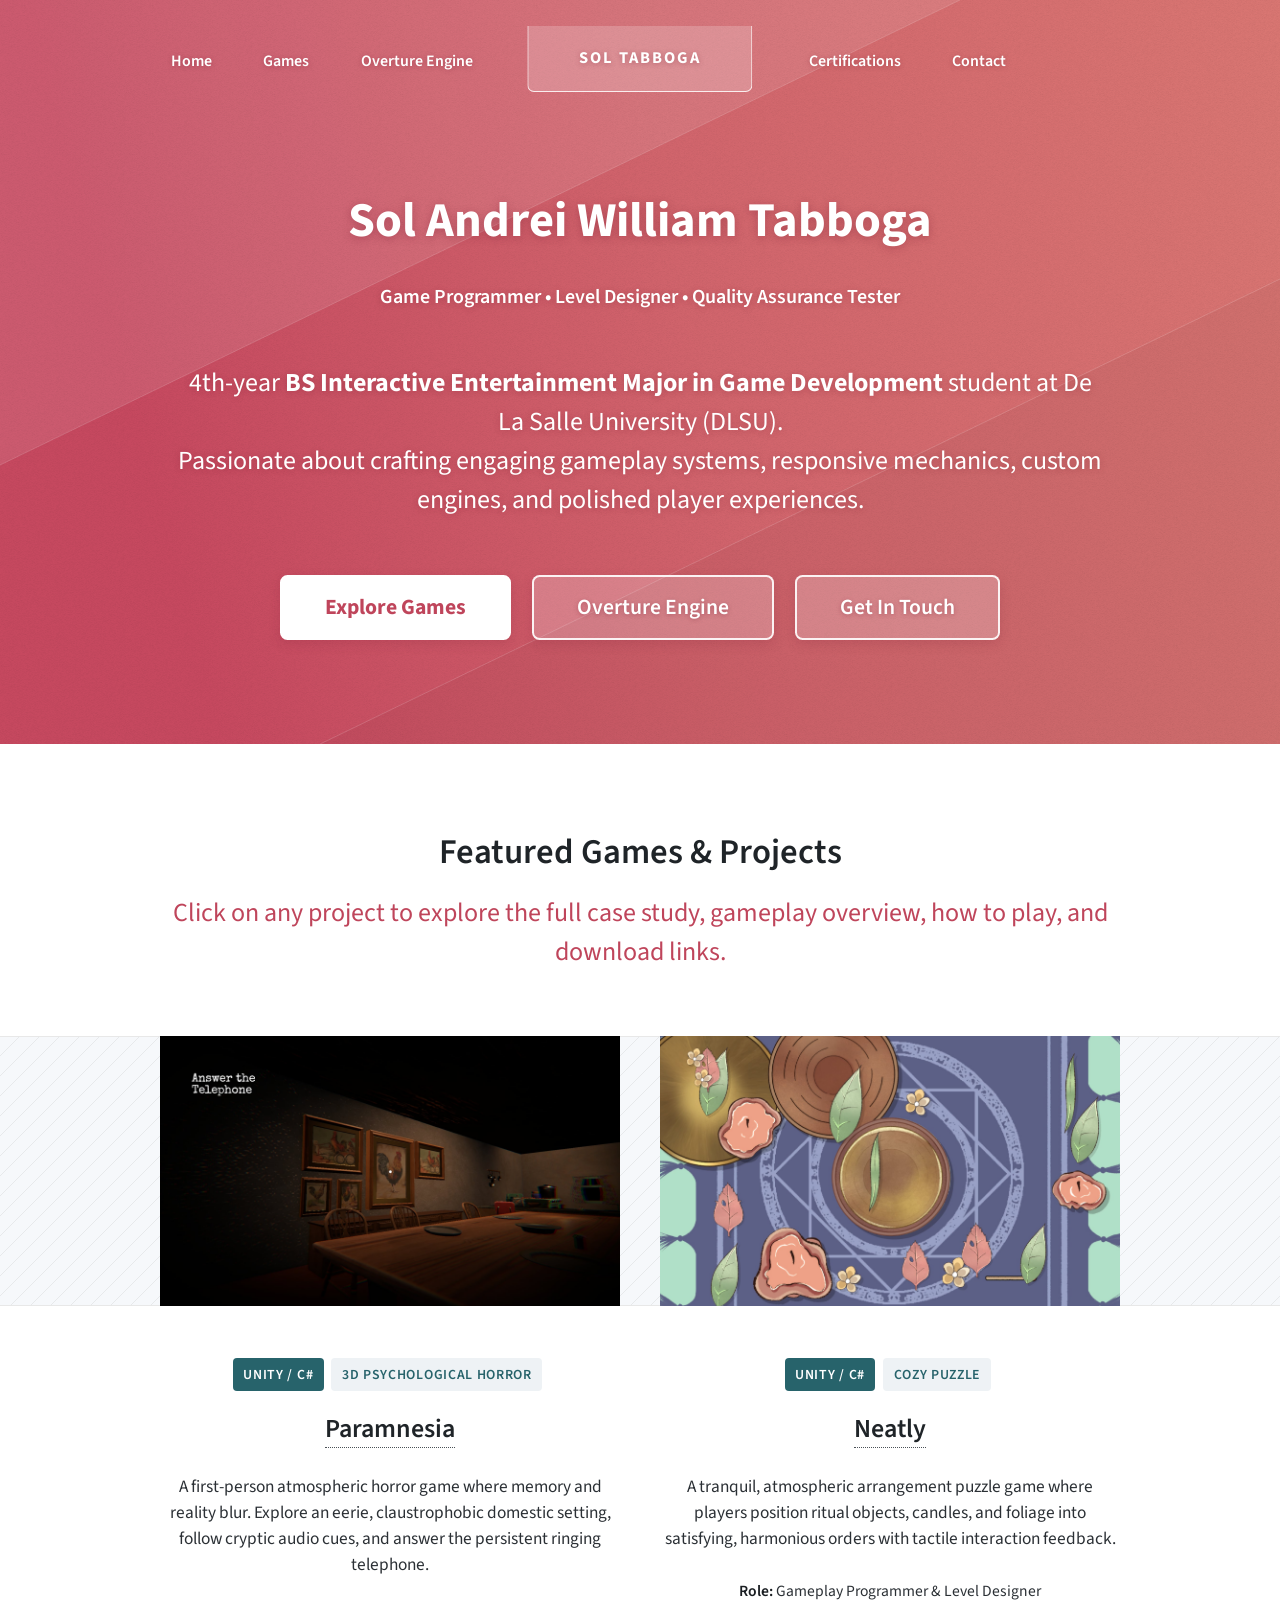
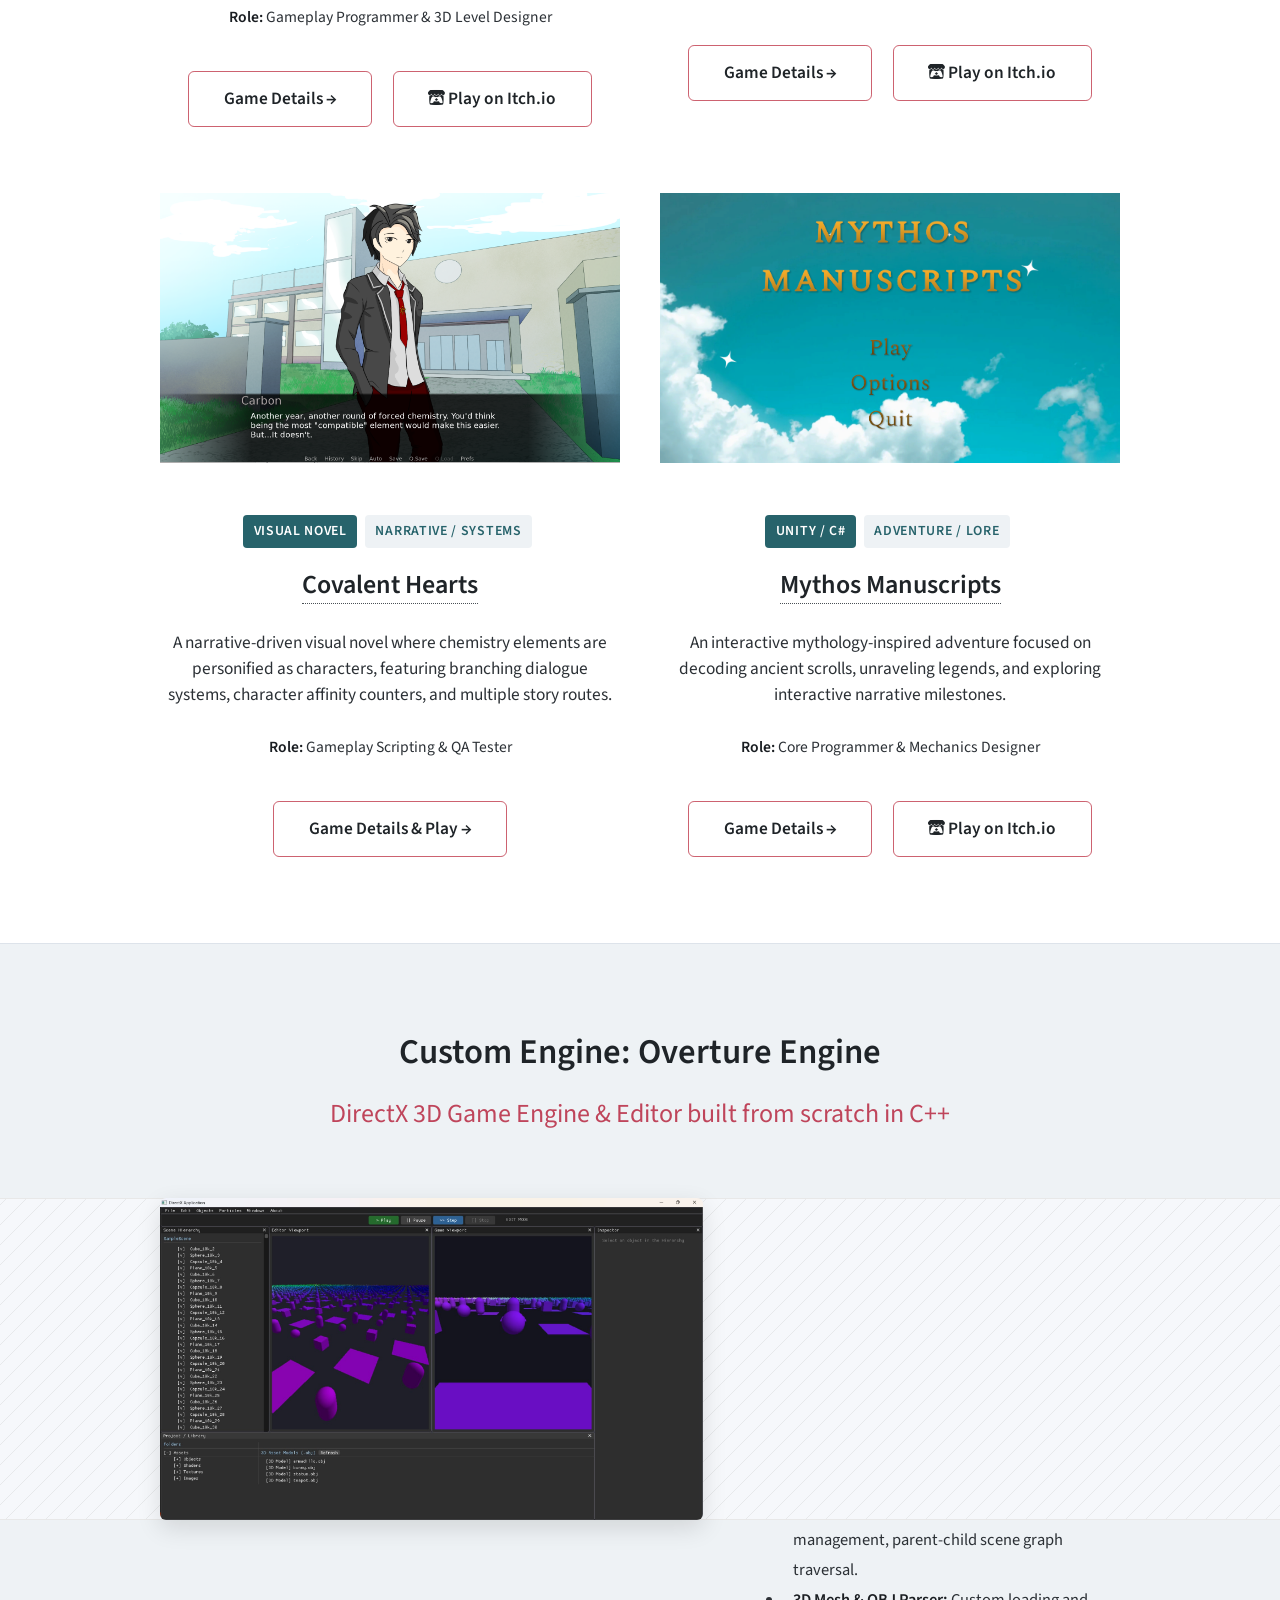
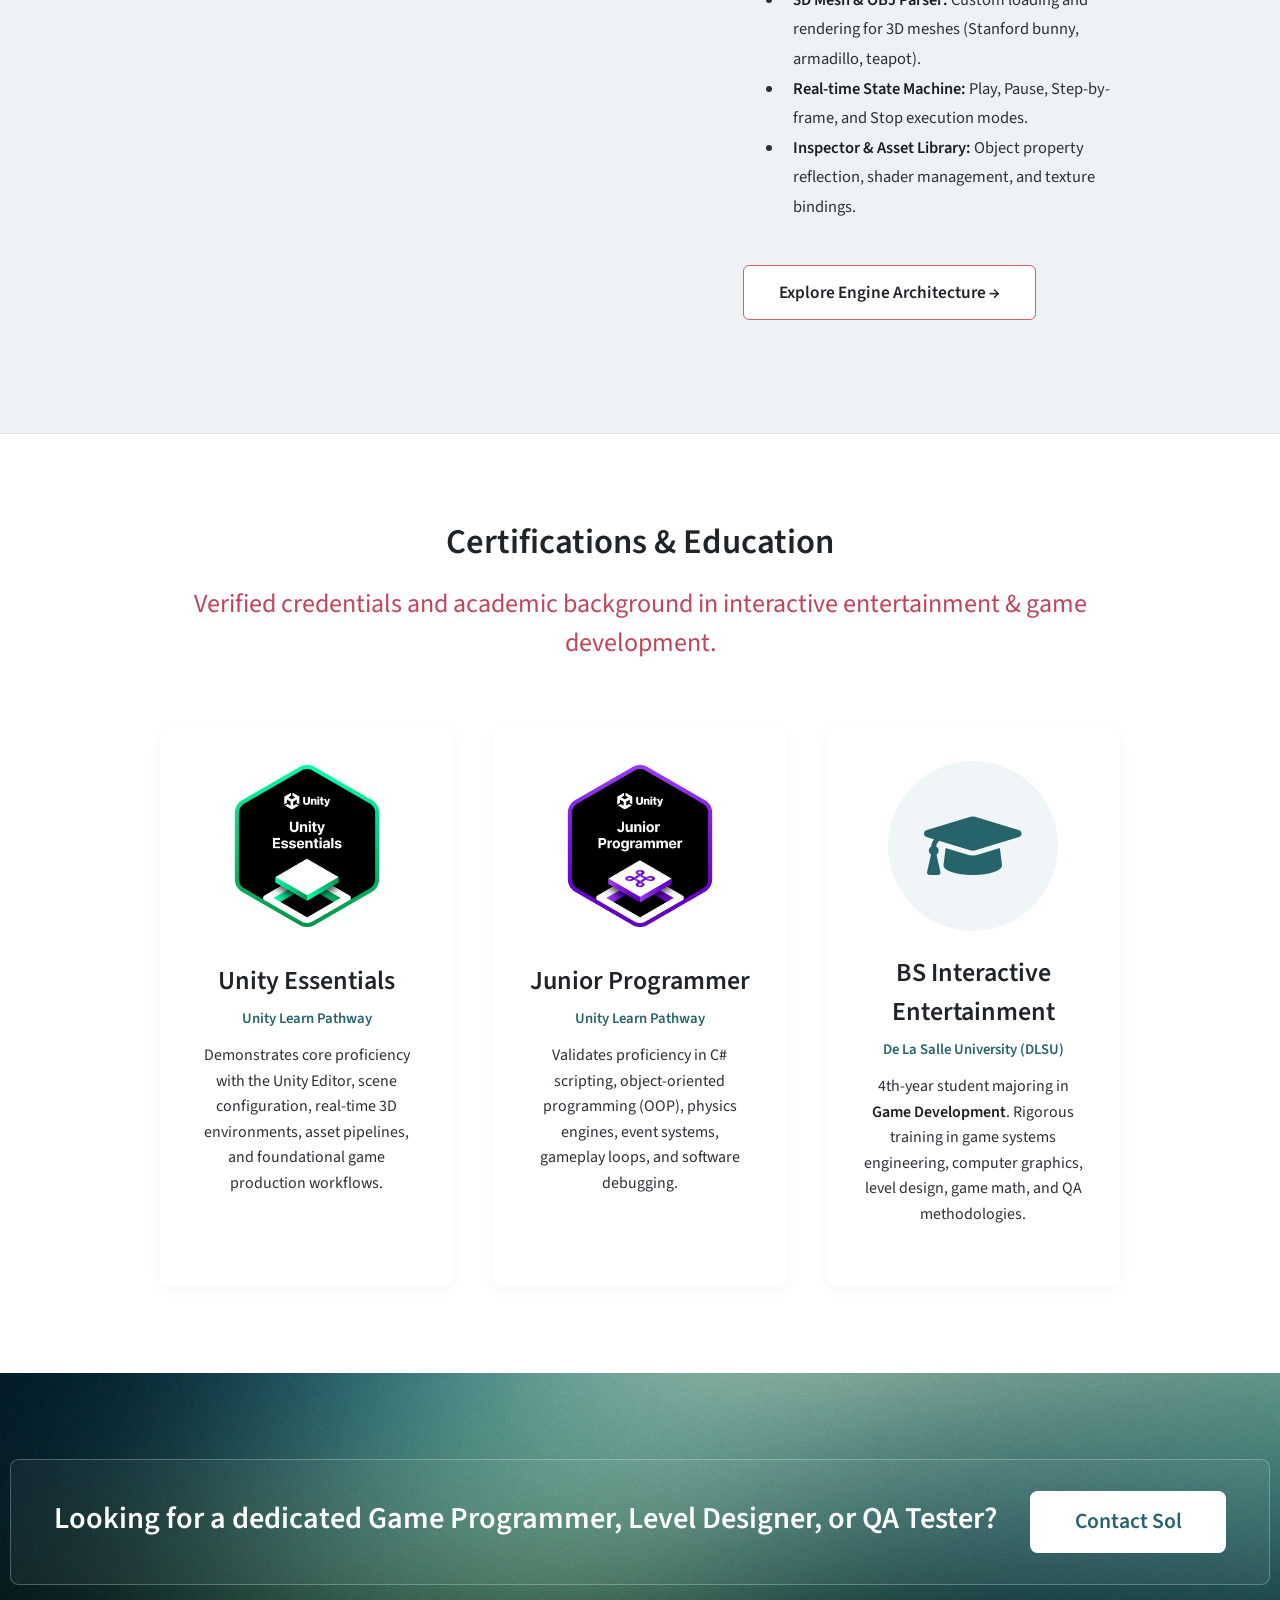
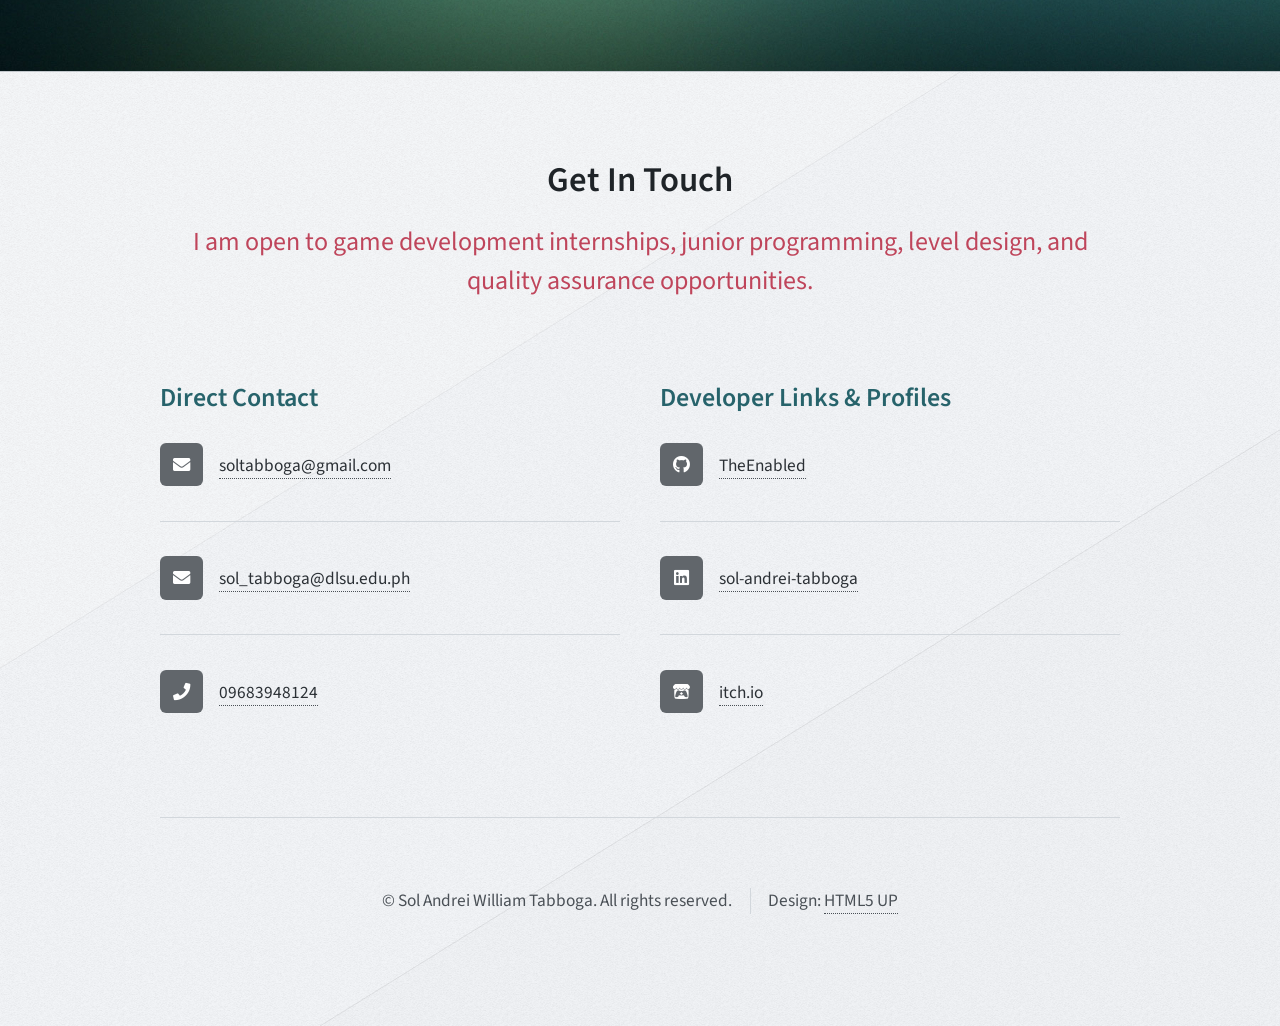
<file: index.html>
<!DOCTYPE HTML>
<!--
	Telephasic by HTML5 UP
	html5up.net | @ajlkn
	Free for personal and commercial use under the CCA 3.0 license (html5up.net/license)
-->
<html lang="en">
	<head>
		<title>Sol Andrei William Tabboga | Game Developer Portfolio</title>
		<meta charset="utf-8" />
		<meta name="viewport" content="width=device-width, initial-scale=1, user-scalable=no" />
		<link rel="stylesheet" href="assets/css/main.css" />
	</head>
	<body class="homepage is-preload">
		<div id="page-wrapper">

			<!-- Header -->
				<div id="header-wrapper">
					<div id="header" class="container">

						<!-- Logo -->
							<h1 id="logo"><a href="index.html">Sol Tabboga</a></h1>

						<!-- Nav -->
							<nav id="nav">
								<ul class="nav-left">
									<li><a href="index.html">Home</a></li>
									<li>
										<a href="#games">Games</a>
										<ul>
											<li><a href="paramnesia.html">Paramnesia</a></li>
											<li><a href="neatly.html">Neatly</a></li>
											<li><a href="covalent-hearts.html">Covalent Hearts</a></li>
											<li><a href="mythos-manuscripts.html">Mythos Manuscripts</a></li>
										</ul>
									</li>
									<li><a href="overture-engine.html">Overture Engine</a></li>
								</ul>
								<ul class="nav-right">
									<li><a href="#certifications">Certifications</a></li>
									<li><a href="#contact">Contact</a></li>
								</ul>
							</nav>

					</div>

					<!-- Hero -->
						<section id="hero" class="container">
							<header>
								<h2>Sol Andrei William Tabboga</h2>
								<p style="font-size: 1.15em; margin-top: 0.5em; color: #ffffff; font-weight: 600;">
									Game Programmer &bull; Level Designer &bull; Quality Assurance Tester
								</p>
							</header>
							<p>
								4th-year <strong>BS Interactive Entertainment Major in Game Development</strong> student at De La Salle University (DLSU).<br />
								Passionate about crafting engaging gameplay systems, responsive mechanics, custom engines, and polished player experiences.
							</p>
							<ul class="actions">
								<li><a href="#games" class="button">Explore Games</a></li>
								<li><a href="#engine" class="button alt">Overture Engine</a></li>
								<li><a href="#contact" class="button alt">Get In Touch</a></li>
							</ul>
						</section>

				</div>

			<!-- Featured Games Section -->
				<div class="wrapper" id="games">
					<section class="container">
						<header class="major">
							<h2>Featured Games &amp; Projects</h2>
							<p>Click on any project to explore the full case study, gameplay overview, how to play, and download links.</p>
						</header>
						<div class="row features">

							<!-- Game 1: Paramnesia -->
							<section class="col-6 col-12-narrower feature">
								<div class="image-wrapper first">
									<a href="paramnesia.html" class="image featured"><img src="images/Paramnesia 1.jpg" alt="Paramnesia Game Screenshot" style="height: 270px; object-fit: cover;" /></a>
								</div>
								<div style="margin-bottom: 0.75em;">
									<span class="tag-badge accent">Unity / C#</span>
									<span class="tag-badge">3D Psychological Horror</span>
								</div>
								<header>
									<h3><a href="paramnesia.html" style="text-decoration: none; color: inherit;">Paramnesia</a></h3>
								</header>
								<p>A first-person atmospheric horror game where memory and reality blur. Explore an eerie, claustrophobic domestic setting, follow cryptic audio cues, and answer the persistent ringing telephone.</p>
								<p style="font-size: 0.9em; color: #2b3035;"><strong>Role:</strong> Gameplay Programmer &amp; 3D Level Designer</p>
								<ul class="actions">
									<li><a href="paramnesia.html" class="button">Game Details &rarr;</a></li>
									<li><a href="https://theenabled.itch.io/paramnesia" target="_blank" rel="noopener noreferrer" class="button alt"><i class="fab fa-itch-io"></i> Play on Itch.io</a></li>
								</ul>
							</section>

							<!-- Game 2: Neatly -->
							<section class="col-6 col-12-narrower feature">
								<div class="image-wrapper">
									<a href="neatly.html" class="image featured"><img src="images/Neatly1.jpg" alt="Neatly Game Screenshot" style="height: 270px; object-fit: cover;" /></a>
								</div>
								<div style="margin-bottom: 0.75em;">
									<span class="tag-badge accent">Unity / C#</span>
									<span class="tag-badge">Cozy Puzzle</span>
								</div>
								<header>
									<h3><a href="neatly.html" style="text-decoration: none; color: inherit;">Neatly</a></h3>
								</header>
								<p>A tranquil, atmospheric arrangement puzzle game where players position ritual objects, candles, and foliage into satisfying, harmonious orders with tactile interaction feedback.</p>
								<p style="font-size: 0.9em; color: #2b3035;"><strong>Role:</strong> Gameplay Programmer &amp; Level Designer</p>
								<ul class="actions">
									<li><a href="neatly.html" class="button">Game Details &rarr;</a></li>
									<li><a href="https://theenabled.itch.io/neatly" target="_blank" rel="noopener noreferrer" class="button alt"><i class="fab fa-itch-io"></i> Play on Itch.io</a></li>
								</ul>
							</section>

							<!-- Game 3: Covalent Hearts -->
							<section class="col-6 col-12-narrower feature" style="margin-top: 1.5em;">
								<div class="image-wrapper">
									<a href="covalent-hearts.html" class="image featured"><img src="images/CovalentHearts.png" alt="Covalent Hearts Screenshot" style="height: 270px; object-fit: cover;" /></a>
								</div>
								<div style="margin-bottom: 0.75em;">
									<span class="tag-badge accent">Visual Novel</span>
									<span class="tag-badge">Narrative / Systems</span>
								</div>
								<header>
									<h3><a href="covalent-hearts.html" style="text-decoration: none; color: inherit;">Covalent Hearts</a></h3>
								</header>
								<p>A narrative-driven visual novel where chemistry elements are personified as characters, featuring branching dialogue systems, character affinity counters, and multiple story routes.</p>
								<p style="font-size: 0.9em; color: #2b3035;"><strong>Role:</strong> Gameplay Scripting &amp; QA Tester</p>
								<ul class="actions">
									<li><a href="covalent-hearts.html" class="button">Game Details &amp; Play &rarr;</a></li>
								</ul>
							</section>

							<!-- Game 4: Mythos Manuscripts -->
							<section class="col-6 col-12-narrower feature" style="margin-top: 1.5em;">
								<div class="image-wrapper">
									<a href="mythos-manuscripts.html" class="image featured"><img src="images/MythosManuscripts.png" alt="Mythos Manuscripts Screenshot" style="height: 270px; object-fit: cover;" /></a>
								</div>
								<div style="margin-bottom: 0.75em;">
									<span class="tag-badge accent">Unity / C#</span>
									<span class="tag-badge">Adventure / Lore</span>
								</div>
								<header>
									<h3><a href="mythos-manuscripts.html" style="text-decoration: none; color: inherit;">Mythos Manuscripts</a></h3>
								</header>
								<p>An interactive mythology-inspired adventure focused on decoding ancient scrolls, unraveling legends, and exploring interactive narrative milestones.</p>
								<p style="font-size: 0.9em; color: #2b3035;"><strong>Role:</strong> Core Programmer &amp; Mechanics Designer</p>
								<ul class="actions">
									<li><a href="mythos-manuscripts.html" class="button">Game Details &rarr;</a></li>
									<li><a href="https://jmsywico.itch.io/mythos-manuscripts" target="_blank" rel="noopener noreferrer" class="button alt"><i class="fab fa-itch-io"></i> Play on Itch.io</a></li>
								</ul>
							</section>

						</div>
					</section>
				</div>

			<!-- Engine Spotlight -->
				<div class="wrapper" id="engine" style="background-color: #eef2f5; border-top: 1px solid #dde3ea; border-bottom: 1px solid #dde3ea;">
					<section class="container">
						<header class="major">
							<h2>Custom Engine: Overture Engine</h2>
							<p>DirectX 3D Game Engine &amp; Editor built from scratch in C++</p>
						</header>
						<div class="row">
							<div class="col-7 col-12-narrower">
								<div class="image-wrapper first">
									<a href="overture-engine.html" class="image featured">
										<img src="images/OvertureEngine.jpg" alt="Overture Engine DirectX Application Interface" style="box-shadow: 0 8px 24px rgba(0,0,0,0.12); border-radius: 6px;" />
									</a>
								</div>
							</div>
							<div class="col-5 col-12-narrower">
								<div style="margin-bottom: 0.75em;">
									<span class="tag-badge accent">C++</span>
									<span class="tag-badge">DirectX</span>
									<span class="tag-badge">Engine Architecture</span>
								</div>
								<h3 style="margin-bottom: 0.5em; font-size: 1.4em;">Low-Level Systems &amp; Graphics Pipeline</h3>
								<p>
									<strong>Overture Engine</strong> demonstrates foundational expertise in low-level game engine architecture, graphics APIs, and editor tool development:
								</p>
								<ul style="list-style: disc; margin-left: 1.5em; margin-bottom: 1.5em; line-height: 1.8em; font-size: 0.95em;">
									<li><strong>Dual Viewport Pipeline:</strong> Separate real-time Editor Viewport and Game Viewport cameras.</li>
									<li><strong>Scene Hierarchy Graph:</strong> Dynamic entity management, parent-child scene graph traversal.</li>
									<li><strong>3D Mesh &amp; OBJ Parser:</strong> Custom loading and rendering for 3D meshes (Stanford bunny, armadillo, teapot).</li>
									<li><strong>Real-time State Machine:</strong> Play, Pause, Step-by-frame, and Stop execution modes.</li>
									<li><strong>Inspector &amp; Asset Library:</strong> Object property reflection, shader management, and texture bindings.</li>
								</ul>
								<ul class="actions">
									<li><a href="overture-engine.html" class="button">Explore Engine Architecture &rarr;</a></li>
								</ul>
							</div>
						</div>
					</section>
				</div>

			<!-- Certifications & Education Section -->
				<div class="wrapper" id="certifications">
					<section class="container">
						<header class="major">
							<h2>Certifications &amp; Education</h2>
							<p>Verified credentials and academic background in interactive entertainment &amp; game development.</p>
						</header>
						<div class="row features" style="justify-content: center; text-align: center;">

							<!-- Unity Essentials Badge -->
							<section class="col-4 col-12-narrower feature">
								<div class="cert-badge-card">
									<div style="max-width: 170px; margin: 0 auto 1.25em auto;">
										<img src="images/2rdytKpG.jpg" alt="Unity Essentials Badge" style="width: 100%;" />
									</div>
									<h3 style="margin-bottom: 0.25em;">Unity Essentials</h3>
									<p style="font-size: 0.85em; font-weight: 600; color: #27636b; margin-bottom: 0.75em;">Unity Learn Pathway</p>
									<p style="font-size: 0.92em; line-height: 1.6em;">
										Demonstrates core proficiency with the Unity Editor, scene configuration, real-time 3D environments, asset pipelines, and foundational game production workflows.
									</p>
								</div>
							</section>

							<!-- Junior Programmer Badge -->
							<section class="col-4 col-12-narrower feature">
								<div class="cert-badge-card">
									<div style="max-width: 170px; margin: 0 auto 1.25em auto;">
										<img src="images/wWB02mUs.jpg" alt="Junior Programmer Badge" style="width: 100%;" />
									</div>
									<h3 style="margin-bottom: 0.25em;">Junior Programmer</h3>
									<p style="font-size: 0.85em; font-weight: 600; color: #27636b; margin-bottom: 0.75em;">Unity Learn Pathway</p>
									<p style="font-size: 0.92em; line-height: 1.6em;">
										Validates proficiency in C# scripting, object-oriented programming (OOP), physics engines, event systems, gameplay loops, and software debugging.
									</p>
								</div>
							</section>

							<!-- Degree Card -->
							<section class="col-4 col-12-narrower feature">
								<div class="cert-badge-card">
									<div style="max-width: 170px; height: 170px; margin: 0 auto 1.25em auto; display: flex; align-items: center; justify-content: center; background: #f0f6f7; border-radius: 50%;">
										<i class="fas fa-graduation-cap" style="font-size: 4.5em; color: #27636b;"></i>
									</div>
									<h3 style="margin-bottom: 0.25em;">BS Interactive Entertainment</h3>
									<p style="font-size: 0.85em; font-weight: 600; color: #27636b; margin-bottom: 0.75em;">De La Salle University (DLSU)</p>
									<p style="font-size: 0.92em; line-height: 1.6em;">
										4th-year student majoring in <strong>Game Development</strong>. Rigorous training in game systems engineering, computer graphics, level design, game math, and QA methodologies.
									</p>
								</div>
							</section>

						</div>
					</section>
				</div>

			<!-- Promo Banner -->
				<div id="promo-wrapper">
					<section id="promo">
						<h2>Looking for a dedicated Game Programmer, Level Designer, or QA Tester?</h2>
						<a href="#contact" class="button">Contact Sol</a>
					</section>
				</div>

			<!-- Footer / Contact -->
				<div id="footer-wrapper">
					<div id="footer" class="container">
						<header class="major" id="contact">
							<h2>Get In Touch</h2>
							<p>I am open to game development internships, junior programming, level design, and quality assurance opportunities.</p>
						</header>
						<div class="row">
							<section class="col-6 col-12-narrower">
								<h3 style="margin-bottom: 1em; color: #27636b;">Direct Contact</h3>
								<ul class="divided icons">
									<li class="icon solid fa-envelope">
										<a href="mailto:soltabboga@gmail.com">soltabboga@gmail.com</a>
									</li>
									<li class="icon solid fa-envelope">
										<a href="mailto:sol_tabboga@dlsu.edu.ph">sol_tabboga@dlsu.edu.ph</a>
									</li>
									<li class="icon solid fa-phone">
										<a href="tel:09683948124">09683948124</a>
									</li>
								</ul>
							</section>
							<section class="col-6 col-12-narrower">
								<h3 style="margin-bottom: 1em; color: #27636b;">Developer Links &amp; Profiles</h3>
								<ul class="divided icons">
									<li class="icon brands fa-github">
										<a href="https://github.com/TheEnabled" target="_blank" rel="noopener noreferrer"><span class="extra">github.com/</span>TheEnabled</a>
									</li>
									<li class="icon brands fa-linkedin">
										<a href="https://www.linkedin.com/in/sol-andrei-tabboga-537241425" target="_blank" rel="noopener noreferrer"><span class="extra">linkedin.com/in/</span>sol-andrei-tabboga</a>
									</li>
									<li class="icon brands fa-itch-io">
										<a href="https://theenabled.itch.io/" target="_blank" rel="noopener noreferrer"><span class="extra">theenabled.</span>itch.io</a>
									</li>
								</ul>
							</section>
						</div>
					</div>
					<div id="copyright" class="container">
						<ul class="menu">
							<li>&copy; Sol Andrei William Tabboga. All rights reserved.</li><li>Design: <a href="http://html5up.net">HTML5 UP</a></li>
						</ul>
					</div>
				</div>

		</div>

		<!-- Scripts -->
			<script src="assets/js/jquery.min.js"></script>
			<script src="assets/js/jquery.dropotron.min.js"></script>
			<script src="assets/js/browser.min.js"></script>
			<script src="assets/js/breakpoints.min.js"></script>
			<script src="assets/js/util.js"></script>
			<script src="assets/js/main.js"></script>

	</body>
</html>
</file>
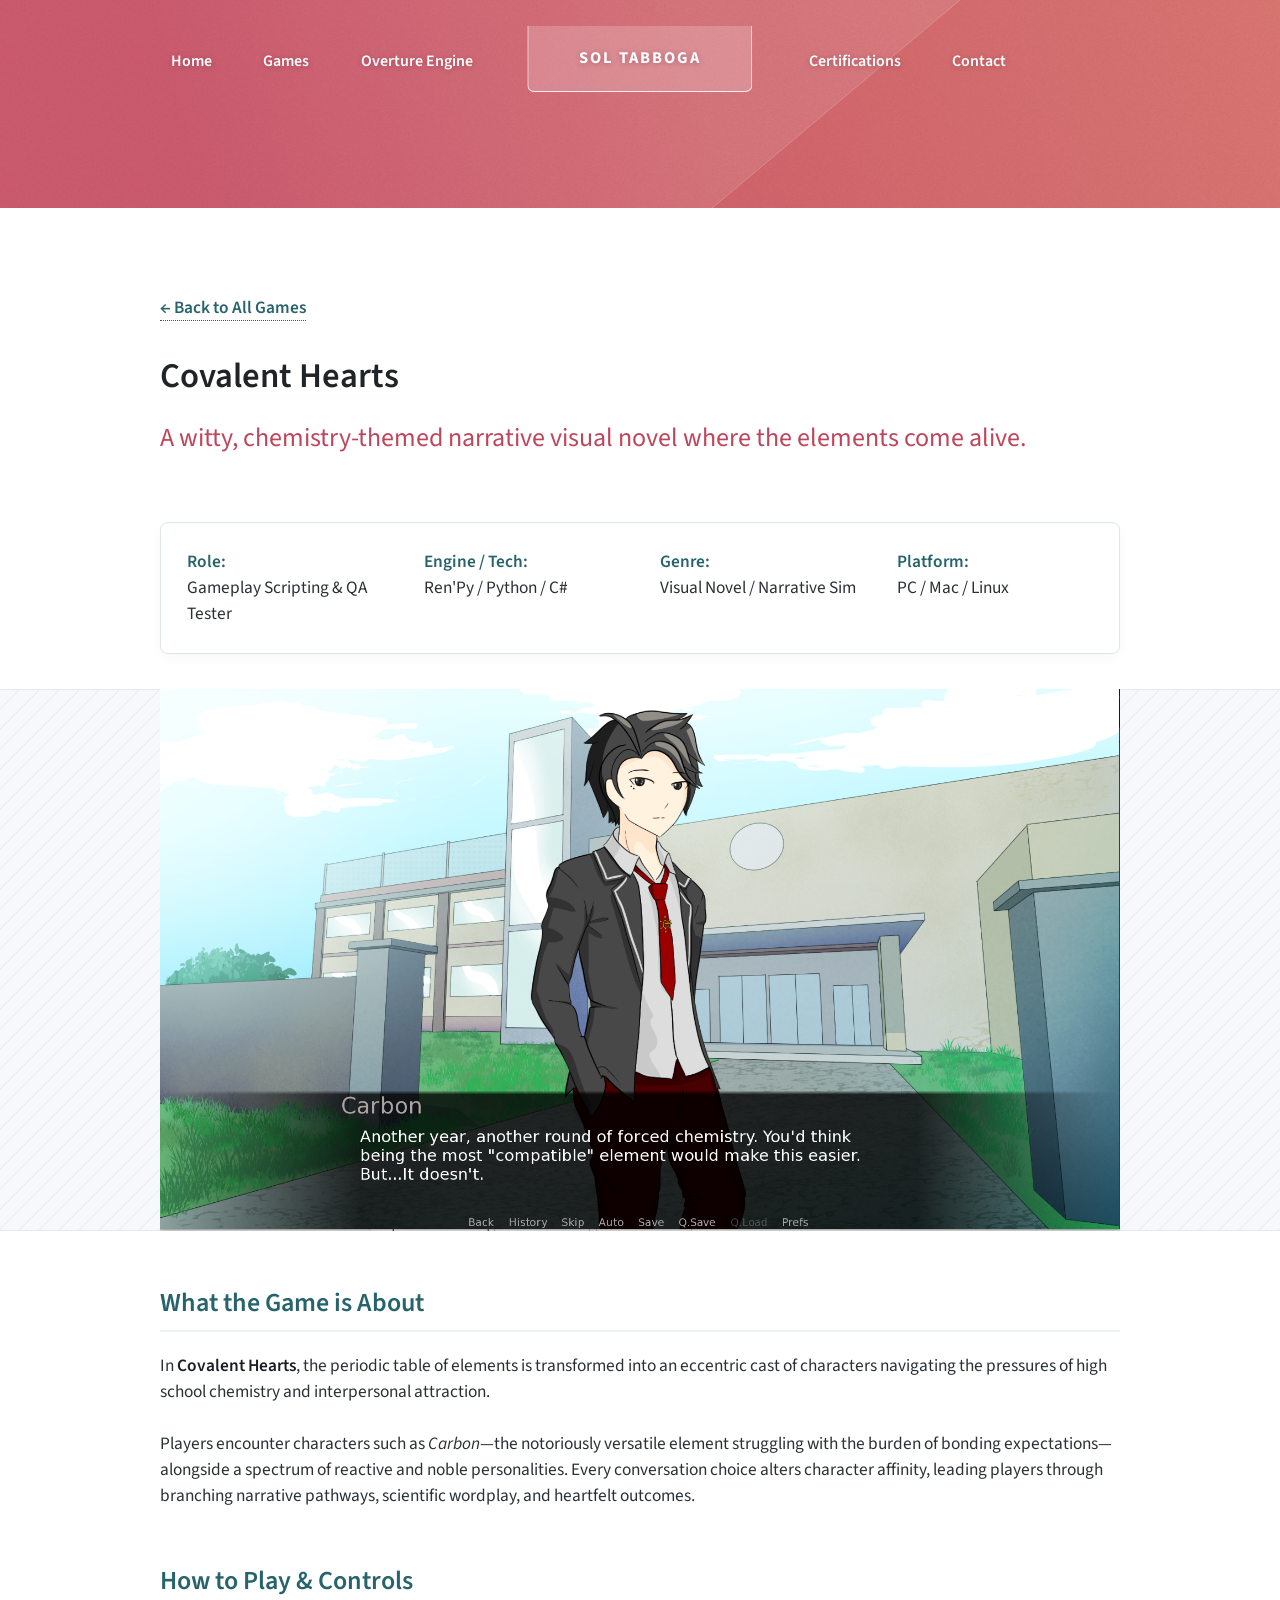
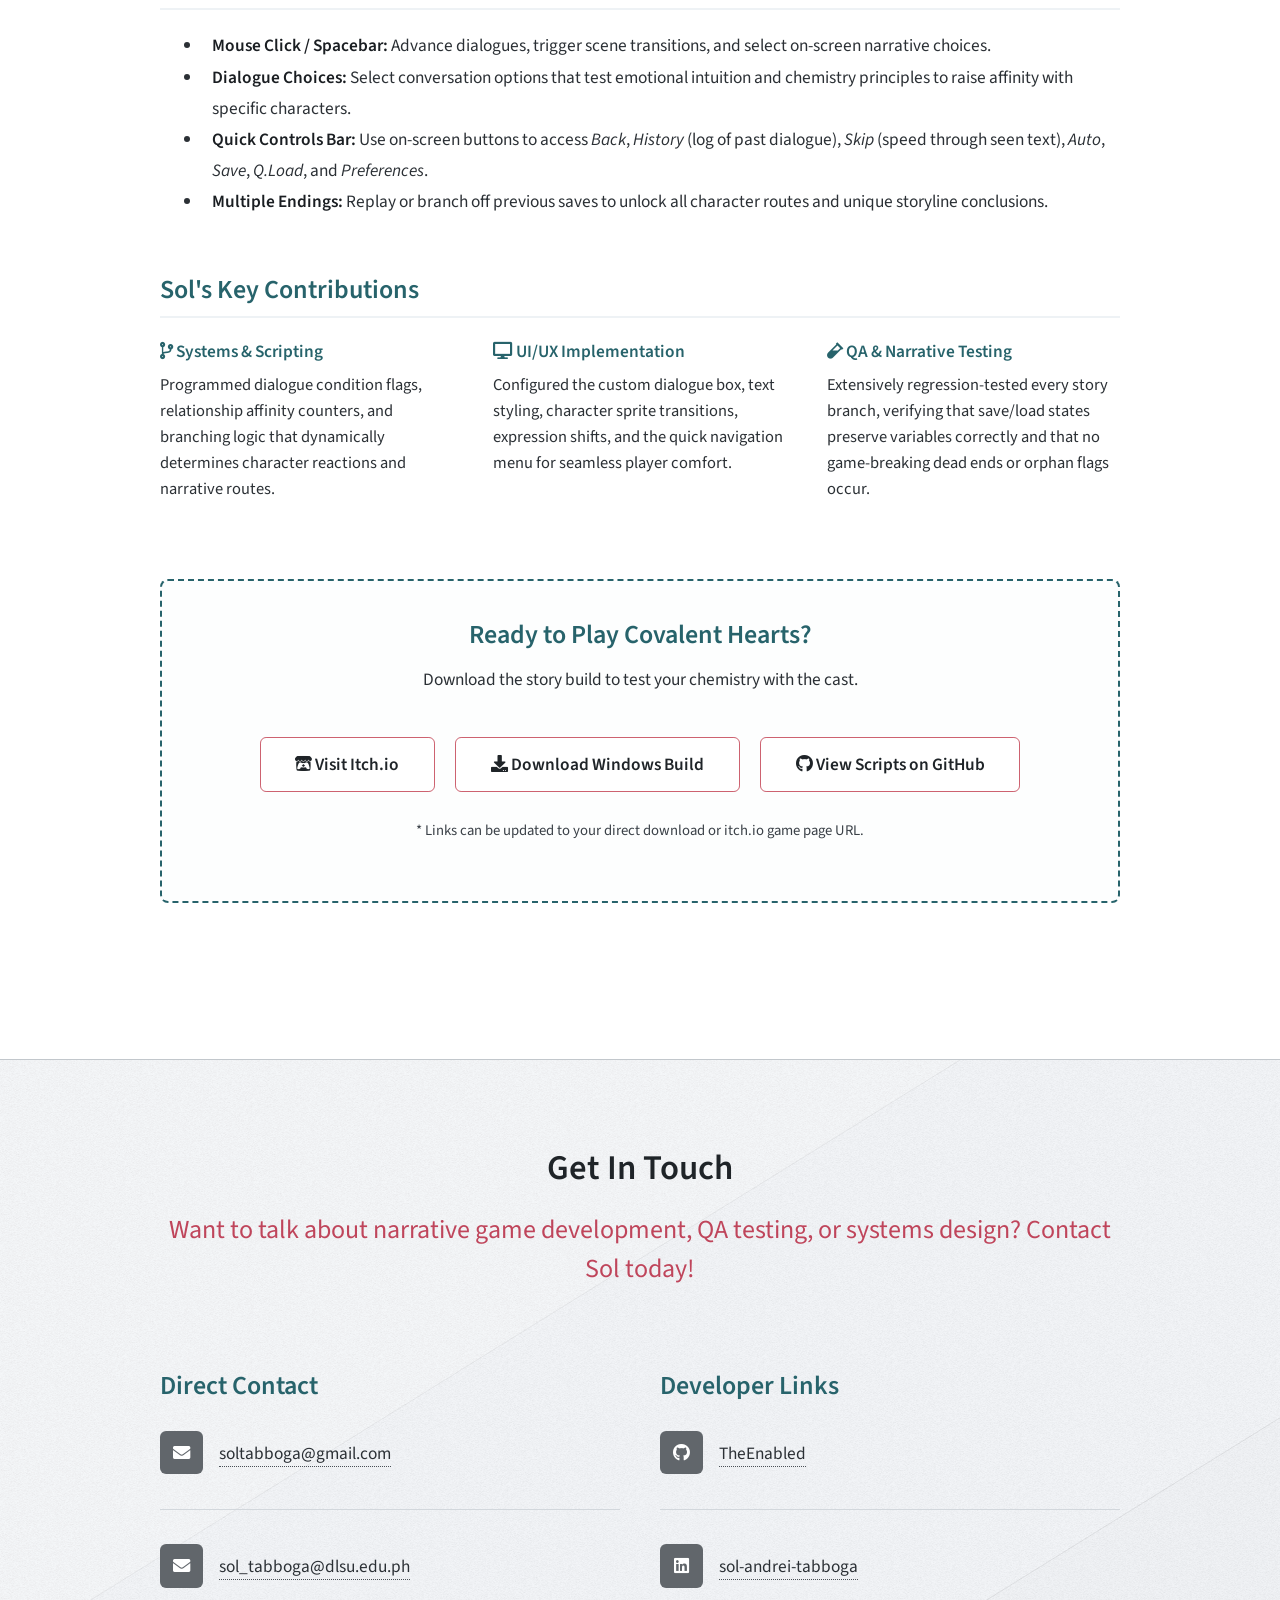
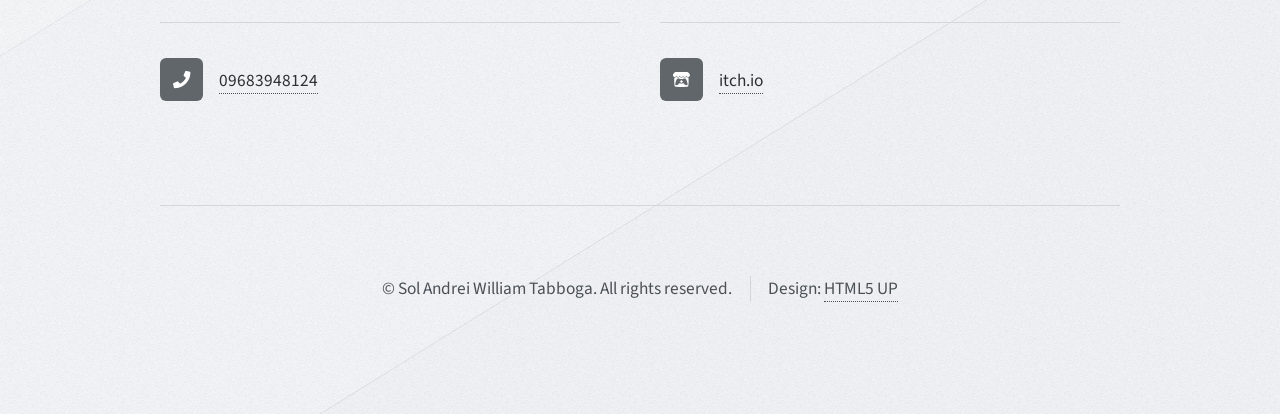
<file: covalent-hearts.html>
<!DOCTYPE HTML>
<!--
	Telephasic by HTML5 UP
	html5up.net | @ajlkn
	Free for personal and commercial use under the CCA 3.0 license (html5up.net/license)
-->
<html lang="en">
	<head>
		<title>Covalent Hearts | Game Details | Sol Andrei William Tabboga</title>
		<meta charset="utf-8" />
		<meta name="viewport" content="width=device-width, initial-scale=1, user-scalable=no" />
		<link rel="stylesheet" href="assets/css/main.css" />
	</head>
	<body class="no-sidebar is-preload">
		<div id="page-wrapper">

			<!-- Header -->
				<div id="header-wrapper">
					<div id="header" class="container">

						<!-- Logo -->
							<h1 id="logo"><a href="index.html">Sol Tabboga</a></h1>

						<!-- Nav -->
							<nav id="nav">
								<ul class="nav-left">
									<li><a href="index.html">Home</a></li>
									<li>
										<a href="index.html#games">Games</a>
										<ul>
											<li><a href="paramnesia.html">Paramnesia</a></li>
											<li><a href="neatly.html">Neatly</a></li>
											<li><a href="covalent-hearts.html">Covalent Hearts</a></li>
											<li><a href="mythos-manuscripts.html">Mythos Manuscripts</a></li>
										</ul>
									</li>
									<li><a href="overture-engine.html">Overture Engine</a></li>
								</ul>
								<ul class="nav-right">
									<li><a href="index.html#certifications">Certifications</a></li>
									<li><a href="#contact">Contact</a></li>
								</ul>
							</nav>

					</div>
				</div>

			<!-- Main -->
				<div class="wrapper">
					<div class="container" id="main">

						<p style="margin-bottom: 2em;">
							<a href="index.html#games" style="text-decoration: none; font-weight: 600; color: #27636b;">&larr; Back to All Games</a>
						</p>

						<!-- Content -->
							<article id="content">
								<header>
									<h2>Covalent Hearts</h2>
									<p>A witty, chemistry-themed narrative visual novel where the elements come alive.</p>
								</header>

								<!-- Project Metadata Banner -->
								<div class="project-meta-box">
									<div class="row">
										<div class="col-3 col-6-mobile">
											<strong style="color: #27636b;">Role:</strong><br />
											Gameplay Scripting &amp; QA Tester
										</div>
										<div class="col-3 col-6-mobile">
											<strong style="color: #27636b;">Engine / Tech:</strong><br />
											Ren'Py / Python / C#
										</div>
										<div class="col-3 col-6-mobile">
											<strong style="color: #27636b;">Genre:</strong><br />
											Visual Novel / Narrative Sim
										</div>
										<div class="col-3 col-6-mobile">
											<strong style="color: #27636b;">Platform:</strong><br />
											PC / Mac / Linux
										</div>
									</div>
								</div>

								<!-- Featured Hero Image -->
								<div class="image-wrapper first">
									<span class="image featured"><img src="images/CovalentHearts.png" alt="Covalent Hearts Gameplay Scene with Carbon" /></span>
								</div>

								<!-- Section: What the Game is About -->
								<section style="margin-top: 2.5em;">
									<h3 style="color: #27636b; font-size: 1.5em; border-bottom: 2px solid #eef2f5; padding-bottom: 0.3em; margin-bottom: 0.8em;">
										What the Game is About
									</h3>
									<p>
										In <strong>Covalent Hearts</strong>, the periodic table of elements is transformed into an eccentric cast of characters navigating the pressures of high school chemistry and interpersonal attraction.
									</p>
									<p>
										Players encounter characters such as <em>Carbon</em>—the notoriously versatile element struggling with the burden of bonding expectations—alongside a spectrum of reactive and noble personalities. Every conversation choice alters character affinity, leading players through branching narrative pathways, scientific wordplay, and heartfelt outcomes.
									</p>
								</section>

								<!-- Section: How to Play & Controls -->
								<section style="margin-top: 2.5em;">
									<h3 style="color: #27636b; font-size: 1.5em; border-bottom: 2px solid #eef2f5; padding-bottom: 0.3em; margin-bottom: 0.8em;">
										How to Play &amp; Controls
									</h3>
									<ul style="list-style: disc; margin-left: 1.5em; line-height: 1.8em; margin-bottom: 1.5em;">
										<li><strong>Mouse Click / Spacebar:</strong> Advance dialogues, trigger scene transitions, and select on-screen narrative choices.</li>
										<li><strong>Dialogue Choices:</strong> Select conversation options that test emotional intuition and chemistry principles to raise affinity with specific characters.</li>
										<li><strong>Quick Controls Bar:</strong> Use on-screen buttons to access <em>Back</em>, <em>History</em> (log of past dialogue), <em>Skip</em> (speed through seen text), <em>Auto</em>, <em>Save</em>, <em>Q.Load</em>, and <em>Preferences</em>.</li>
										<li><strong>Multiple Endings:</strong> Replay or branch off previous saves to unlock all character routes and unique storyline conclusions.</li>
									</ul>
								</section>

								<!-- Section: Role & Technical Contributions -->
								<section style="margin-top: 2.5em;">
									<h3 style="color: #27636b; font-size: 1.5em; border-bottom: 2px solid #eef2f5; padding-bottom: 0.3em; margin-bottom: 0.8em;">
										Sol's Key Contributions
									</h3>
									<div class="row">
										<div class="col-4 col-12-narrower">
											<h4 style="color: #27636b; margin-bottom: 0.4em;"><i class="fas fa-code-branch"></i> Systems &amp; Scripting</h4>
											<p style="font-size: 0.95em;">
												Programmed dialogue condition flags, relationship affinity counters, and branching logic that dynamically determines character reactions and narrative routes.
											</p>
										</div>
										<div class="col-4 col-12-narrower">
											<h4 style="color: #27636b; margin-bottom: 0.4em;"><i class="fas fa-desktop"></i> UI/UX Implementation</h4>
											<p style="font-size: 0.95em;">
												Configured the custom dialogue box, text styling, character sprite transitions, expression shifts, and the quick navigation menu for seamless player comfort.
											</p>
										</div>
										<div class="col-4 col-12-narrower">
											<h4 style="color: #27636b; margin-bottom: 0.4em;"><i class="fas fa-vial"></i> QA &amp; Narrative Testing</h4>
											<p style="font-size: 0.95em;">
												Extensively regression-tested every story branch, verifying that save/load states preserve variables correctly and that no game-breaking dead ends or orphan flags occur.
											</p>
										</div>
									</div>
								</section>

								<!-- Download / Play Callout Box -->
								<div class="download-card">
									<h3 style="color: #27636b; margin-bottom: 0.5em;">Ready to Play Covalent Hearts?</h3>
									<p style="margin-bottom: 1.5em;">Download the story build to test your chemistry with the cast.</p>
									<ul class="actions" style="justify-content: center;">
										<li><a href="https://theenabled.itch.io/" target="_blank" rel="noopener noreferrer" class="button"><i class="fab fa-itch-io"></i> Visit Itch.io</a></li>
										<li><a href="#" class="button alt"><i class="fas fa-download"></i> Download Windows Build</a></li>
										<li><a href="https://github.com/TheEnabled" target="_blank" rel="noopener noreferrer" class="button alt"><i class="fab fa-github"></i> View Scripts on GitHub</a></li>
									</ul>
									<p style="font-size: 0.85em; color: #3a4047; margin-top: 1em;">* Links can be updated to your direct download or itch.io game page URL.</p>
								</div>

							</article>

					</div>
				</div>

			<!-- Footer / Contact -->
				<div id="footer-wrapper">
					<div id="footer" class="container">
						<header class="major" id="contact">
							<h2>Get In Touch</h2>
							<p>Want to talk about narrative game development, QA testing, or systems design? Contact Sol today!</p>
						</header>
						<div class="row">
							<section class="col-6 col-12-narrower">
								<h3 style="margin-bottom: 1em; color: #27636b;">Direct Contact</h3>
								<ul class="divided icons">
									<li class="icon solid fa-envelope">
										<a href="mailto:soltabboga@gmail.com">soltabboga@gmail.com</a>
									</li>
									<li class="icon solid fa-envelope">
										<a href="mailto:sol_tabboga@dlsu.edu.ph">sol_tabboga@dlsu.edu.ph</a>
									</li>
									<li class="icon solid fa-phone">
										<a href="tel:09683948124">09683948124</a>
									</li>
								</ul>
							</section>
							<section class="col-6 col-12-narrower">
								<h3 style="margin-bottom: 1em; color: #27636b;">Developer Links</h3>
								<ul class="divided icons">
									<li class="icon brands fa-github">
										<a href="https://github.com/TheEnabled" target="_blank" rel="noopener noreferrer"><span class="extra">github.com/</span>TheEnabled</a>
									</li>
									<li class="icon brands fa-linkedin">
										<a href="https://www.linkedin.com/in/sol-andrei-tabboga-537241425" target="_blank" rel="noopener noreferrer"><span class="extra">linkedin.com/in/</span>sol-andrei-tabboga</a>
									</li>
									<li class="icon brands fa-itch-io">
										<a href="https://theenabled.itch.io/" target="_blank" rel="noopener noreferrer"><span class="extra">theenabled.</span>itch.io</a>
									</li>
								</ul>
							</section>
						</div>
					</div>
					<div id="copyright" class="container">
						<ul class="menu">
							<li>&copy; Sol Andrei William Tabboga. All rights reserved.</li><li>Design: <a href="http://html5up.net">HTML5 UP</a></li>
						</ul>
					</div>
				</div>

		</div>

		<!-- Scripts -->
			<script src="assets/js/jquery.min.js"></script>
			<script src="assets/js/jquery.dropotron.min.js"></script>
			<script src="assets/js/browser.min.js"></script>
			<script src="assets/js/breakpoints.min.js"></script>
			<script src="assets/js/util.js"></script>
			<script src="assets/js/main.js"></script>

	</body>
</html>
</file>
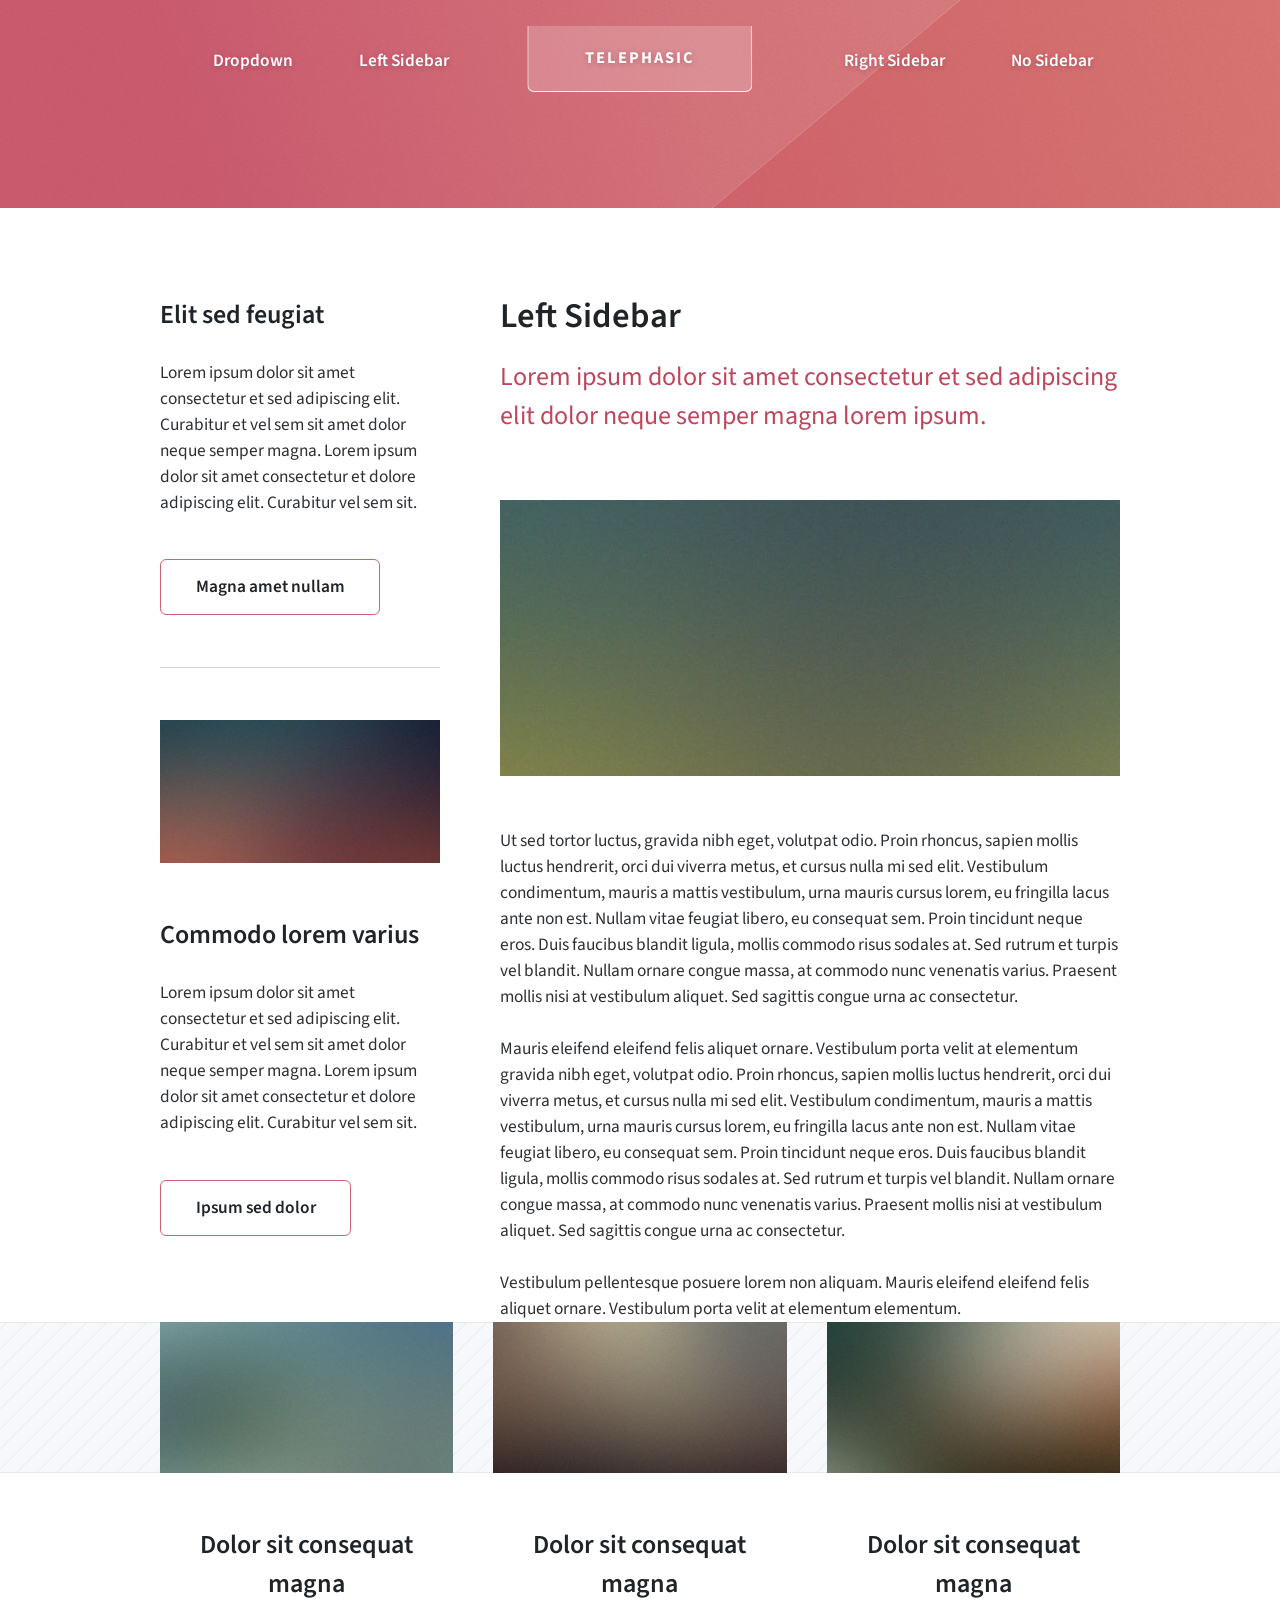
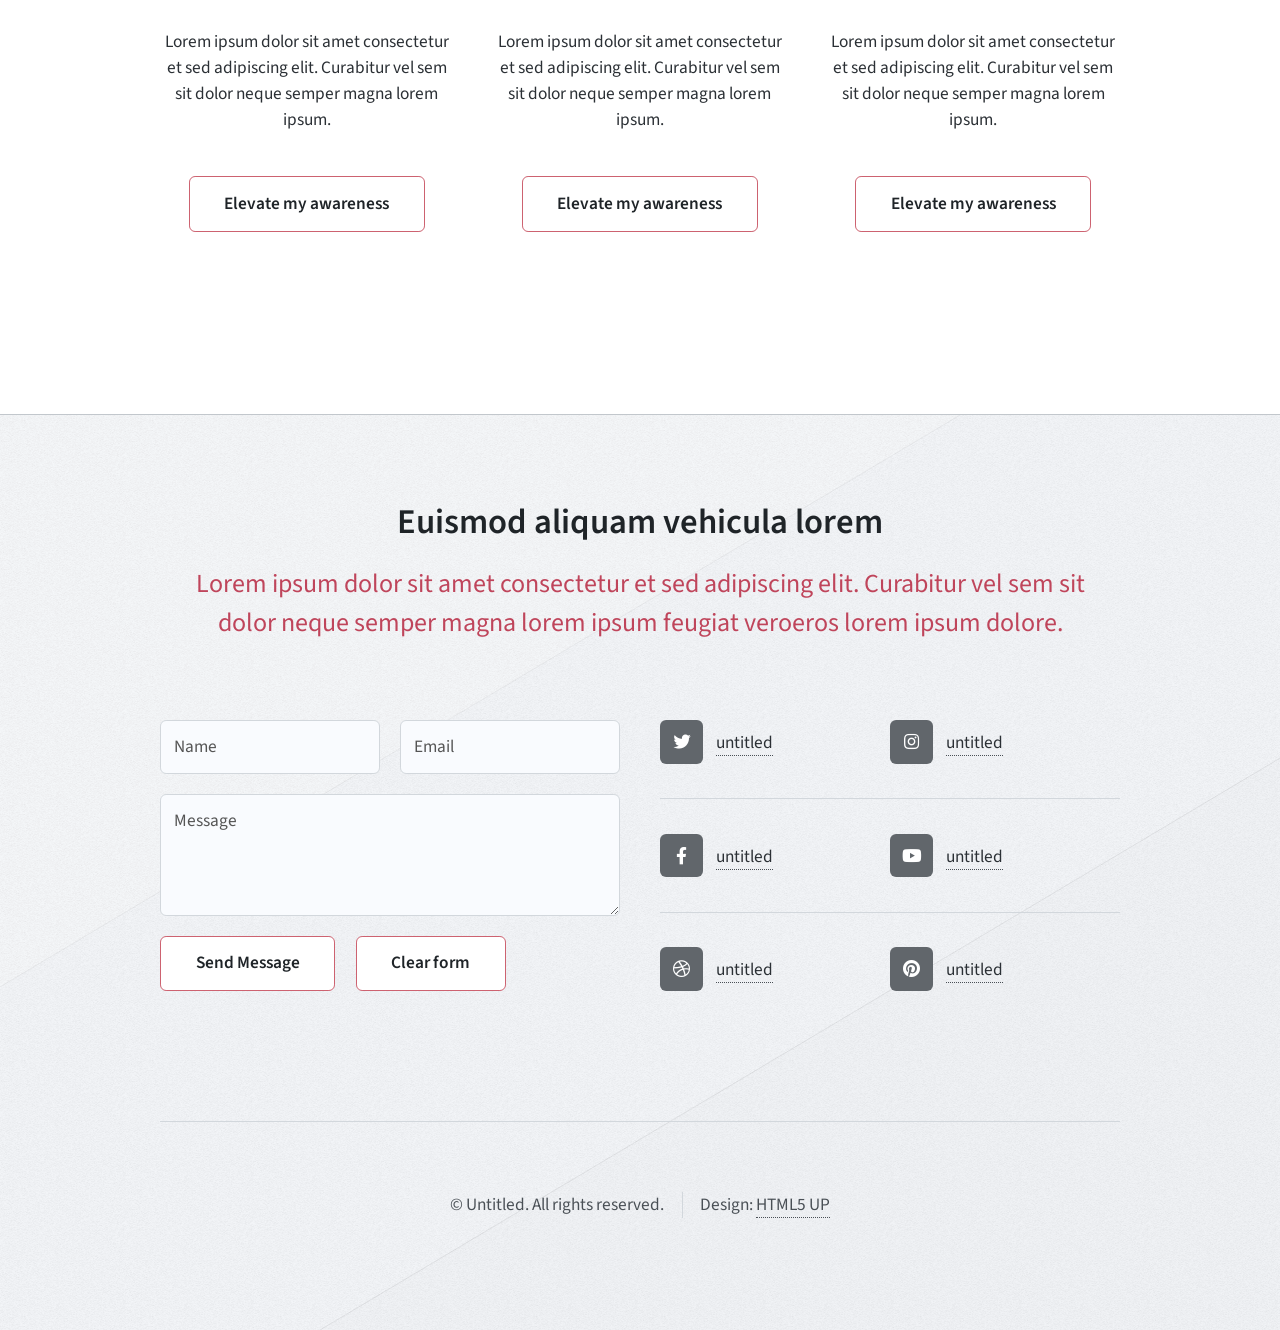
<file: left-sidebar.html>
<!DOCTYPE HTML>
<!--
	Telephasic by HTML5 UP
	html5up.net | @ajlkn
	Free for personal and commercial use under the CCA 3.0 license (html5up.net/license)
-->
<html>
	<head>
		<title>Telephasic by HTML5 UP</title>
		<meta charset="utf-8" />
		<meta name="viewport" content="width=device-width, initial-scale=1, user-scalable=no" />
		<link rel="stylesheet" href="assets/css/main.css" />
	</head>
	<body class="left-sidebar is-preload">
		<div id="page-wrapper">

			<!-- Header -->
				<div id="header-wrapper">
					<div id="header" class="container">

						<!-- Logo -->
							<h1 id="logo"><a href="index.html">Telephasic</a></h1>

						<!-- Nav -->
							<nav id="nav">
								<ul>
									<li>
										<a href="#">Dropdown</a>
										<ul>
											<li><a href="#">Lorem ipsum dolor</a></li>
											<li><a href="#">Magna phasellus</a></li>
											<li><a href="#">Etiam dolore nisl</a></li>
											<li>
												<a href="#">Phasellus consequat</a>
												<ul>
													<li><a href="#">Lorem ipsum dolor</a></li>
													<li><a href="#">Phasellus consequat</a></li>
													<li><a href="#">Magna phasellus</a></li>
													<li><a href="#">Etiam dolore nisl</a></li>
												</ul>
											</li>
											<li><a href="#">Veroeros feugiat</a></li>
										</ul>
									</li>
									<li><a href="left-sidebar.html">Left Sidebar</a></li>
									<li class="break"><a href="right-sidebar.html">Right Sidebar</a></li>
									<li><a href="no-sidebar.html">No Sidebar</a></li>
								</ul>
							</nav>

					</div>
				</div>

			<!-- Main -->
				<div class="wrapper">
					<div class="container" id="main">
						<div class="row gtr-150">
							<div class="col-4 col-12-narrower">

								<!-- Sidebar -->
									<section id="sidebar">
										<section>
											<header>
												<h3>Elit sed feugiat</h3>
											</header>
											<p>Lorem ipsum dolor sit amet consectetur et sed adipiscing elit. Curabitur et vel
											sem sit amet dolor neque semper magna. Lorem ipsum dolor sit amet consectetur et dolore
											adipiscing elit. Curabitur vel sem sit.</p>
											<ul class="actions">
												<li><a href="#" class="button">Magna amet nullam</a></li>
											</ul>
										</section>
										<section>
											<a href="#" class="image featured"><img src="images/pic07.jpg" alt="" /></a>
											<header>
												<h3>Commodo lorem varius</h3>
											</header>
											<p>Lorem ipsum dolor sit amet consectetur et sed adipiscing elit. Curabitur et vel
											sem sit amet dolor neque semper magna. Lorem ipsum dolor sit amet consectetur et dolore
											adipiscing elit. Curabitur vel sem sit.</p>
											<ul class="actions">
												<li><a href="#" class="button">Ipsum sed dolor</a></li>
											</ul>
										</section>
									</section>

							</div>
							<div class="col-8 col-12-narrower imp-narrower">

								<!-- Content -->
									<article id="content">
										<header>
											<h2>Left Sidebar</h2>
											<p>Lorem ipsum dolor sit amet consectetur et sed adipiscing elit
											dolor neque semper magna lorem ipsum.</p>
										</header>
										<a href="#" class="image featured"><img src="images/pic02.jpg" alt="" /></a>
										<p>Ut sed tortor luctus, gravida nibh eget, volutpat odio. Proin rhoncus, sapien
										mollis luctus hendrerit, orci dui viverra metus, et cursus nulla mi sed elit. Vestibulum
										condimentum, mauris a mattis vestibulum, urna mauris cursus lorem, eu fringilla lacus
										ante non est. Nullam vitae feugiat libero, eu consequat sem. Proin tincidunt neque
										eros. Duis faucibus blandit ligula, mollis commodo risus sodales at. Sed rutrum et
										turpis vel blandit. Nullam ornare congue massa, at commodo nunc venenatis varius.
										Praesent mollis nisi at vestibulum aliquet. Sed sagittis congue urna ac consectetur.</p>
										<p>Mauris eleifend eleifend felis aliquet ornare. Vestibulum porta velit at elementum
										gravida nibh eget, volutpat odio. Proin rhoncus, sapien
										mollis luctus hendrerit, orci dui viverra metus, et cursus nulla mi sed elit. Vestibulum
										condimentum, mauris a mattis vestibulum, urna mauris cursus lorem, eu fringilla lacus
										ante non est. Nullam vitae feugiat libero, eu consequat sem. Proin tincidunt neque
										eros. Duis faucibus blandit ligula, mollis commodo risus sodales at. Sed rutrum et
										turpis vel blandit. Nullam ornare congue massa, at commodo nunc venenatis varius.
										Praesent mollis nisi at vestibulum aliquet. Sed sagittis congue urna ac consectetur.</p>
										<p>Vestibulum pellentesque posuere lorem non aliquam. Mauris eleifend eleifend
										felis aliquet ornare. Vestibulum porta velit at elementum elementum.</p>
									</article>

							</div>
						</div>
						<div class="row features">
							<section class="col-4 col-12-narrower feature">
								<div class="image-wrapper first">
									<a href="#" class="image featured"><img src="images/pic03.jpg" alt="" /></a>
								</div>
								<header>
									<h3>Dolor sit consequat magna</h3>
								</header>
								<p>Lorem ipsum dolor sit amet consectetur et sed adipiscing elit. Curabitur
								vel sem sit dolor neque semper magna lorem ipsum.</p>
								<ul class="actions">
									<li><a href="#" class="button">Elevate my awareness</a></li>
								</ul>
							</section>
							<section class="col-4 col-12-narrower feature">
								<div class="image-wrapper">
									<a href="#" class="image featured"><img src="images/pic04.jpg" alt="" /></a>
								</div>
								<header>
									<h3>Dolor sit consequat magna</h3>
								</header>
								<p>Lorem ipsum dolor sit amet consectetur et sed adipiscing elit. Curabitur
								vel sem sit dolor neque semper magna lorem ipsum.</p>
								<ul class="actions">
									<li><a href="#" class="button">Elevate my awareness</a></li>
								</ul>
							</section>
							<section class="col-4 col-12-narrower feature">
								<div class="image-wrapper">
									<a href="#" class="image featured"><img src="images/pic05.jpg" alt="" /></a>
								</div>
								<header>
									<h3>Dolor sit consequat magna</h3>
								</header>
								<p>Lorem ipsum dolor sit amet consectetur et sed adipiscing elit. Curabitur
								vel sem sit dolor neque semper magna lorem ipsum.</p>
								<ul class="actions">
									<li><a href="#" class="button">Elevate my awareness</a></li>
								</ul>
							</section>
						</div>
					</div>
				</div>

			<!-- Footer -->
				<div id="footer-wrapper">
					<div id="footer" class="container">
						<header class="major">
							<h2>Euismod aliquam vehicula lorem</h2>
							<p>Lorem ipsum dolor sit amet consectetur et sed adipiscing elit. Curabitur vel sem sit<br />
							dolor neque semper magna lorem ipsum feugiat veroeros lorem ipsum dolore.</p>
						</header>
						<div class="row">
							<section class="col-6 col-12-narrower">
								<form method="post" action="#">
									<div class="row gtr-50">
										<div class="col-6 col-12-mobile">
											<input name="name" placeholder="Name" type="text" />
										</div>
										<div class="col-6 col-12-mobile">
											<input name="email" placeholder="Email" type="text" />
										</div>
										<div class="col-12">
											<textarea name="message" placeholder="Message"></textarea>
										</div>
										<div class="col-12">
											<ul class="actions">
												<li><input type="submit" value="Send Message" /></li>
												<li><input type="reset" value="Clear form" /></li>
											</ul>
										</div>
									</div>
								</form>
							</section>
							<section class="col-6 col-12-narrower">
								<div class="row gtr-0">
									<ul class="divided icons col-6 col-12-mobile">
										<li class="icon brands fa-twitter"><a href="#"><span class="extra">twitter.com/</span>untitled</a></li>
										<li class="icon brands fa-facebook-f"><a href="#"><span class="extra">facebook.com/</span>untitled</a></li>
										<li class="icon brands fa-dribbble"><a href="#"><span class="extra">dribbble.com/</span>untitled</a></li>
									</ul>
									<ul class="divided icons col-6 col-12-mobile">
										<li class="icon brands fa-instagram"><a href="#"><span class="extra">instagram.com/</span>untitled</a></li>
										<li class="icon brands fa-youtube"><a href="#"><span class="extra">youtube.com/</span>untitled</a></li>
										<li class="icon brands fa-pinterest"><a href="#"><span class="extra">pinterest.com/</span>untitled</a></li>
									</ul>
								</div>
							</section>
						</div>
					</div>
					<div id="copyright" class="container">
						<ul class="menu">
							<li>&copy; Untitled. All rights reserved.</li><li>Design: <a href="http://html5up.net">HTML5 UP</a></li>
						</ul>
					</div>
				</div>

		</div>

		<!-- Scripts -->
			<script src="assets/js/jquery.min.js"></script>
			<script src="assets/js/jquery.dropotron.min.js"></script>
			<script src="assets/js/browser.min.js"></script>
			<script src="assets/js/breakpoints.min.js"></script>
			<script src="assets/js/util.js"></script>
			<script src="assets/js/main.js"></script>

	</body>
</html>
</file>
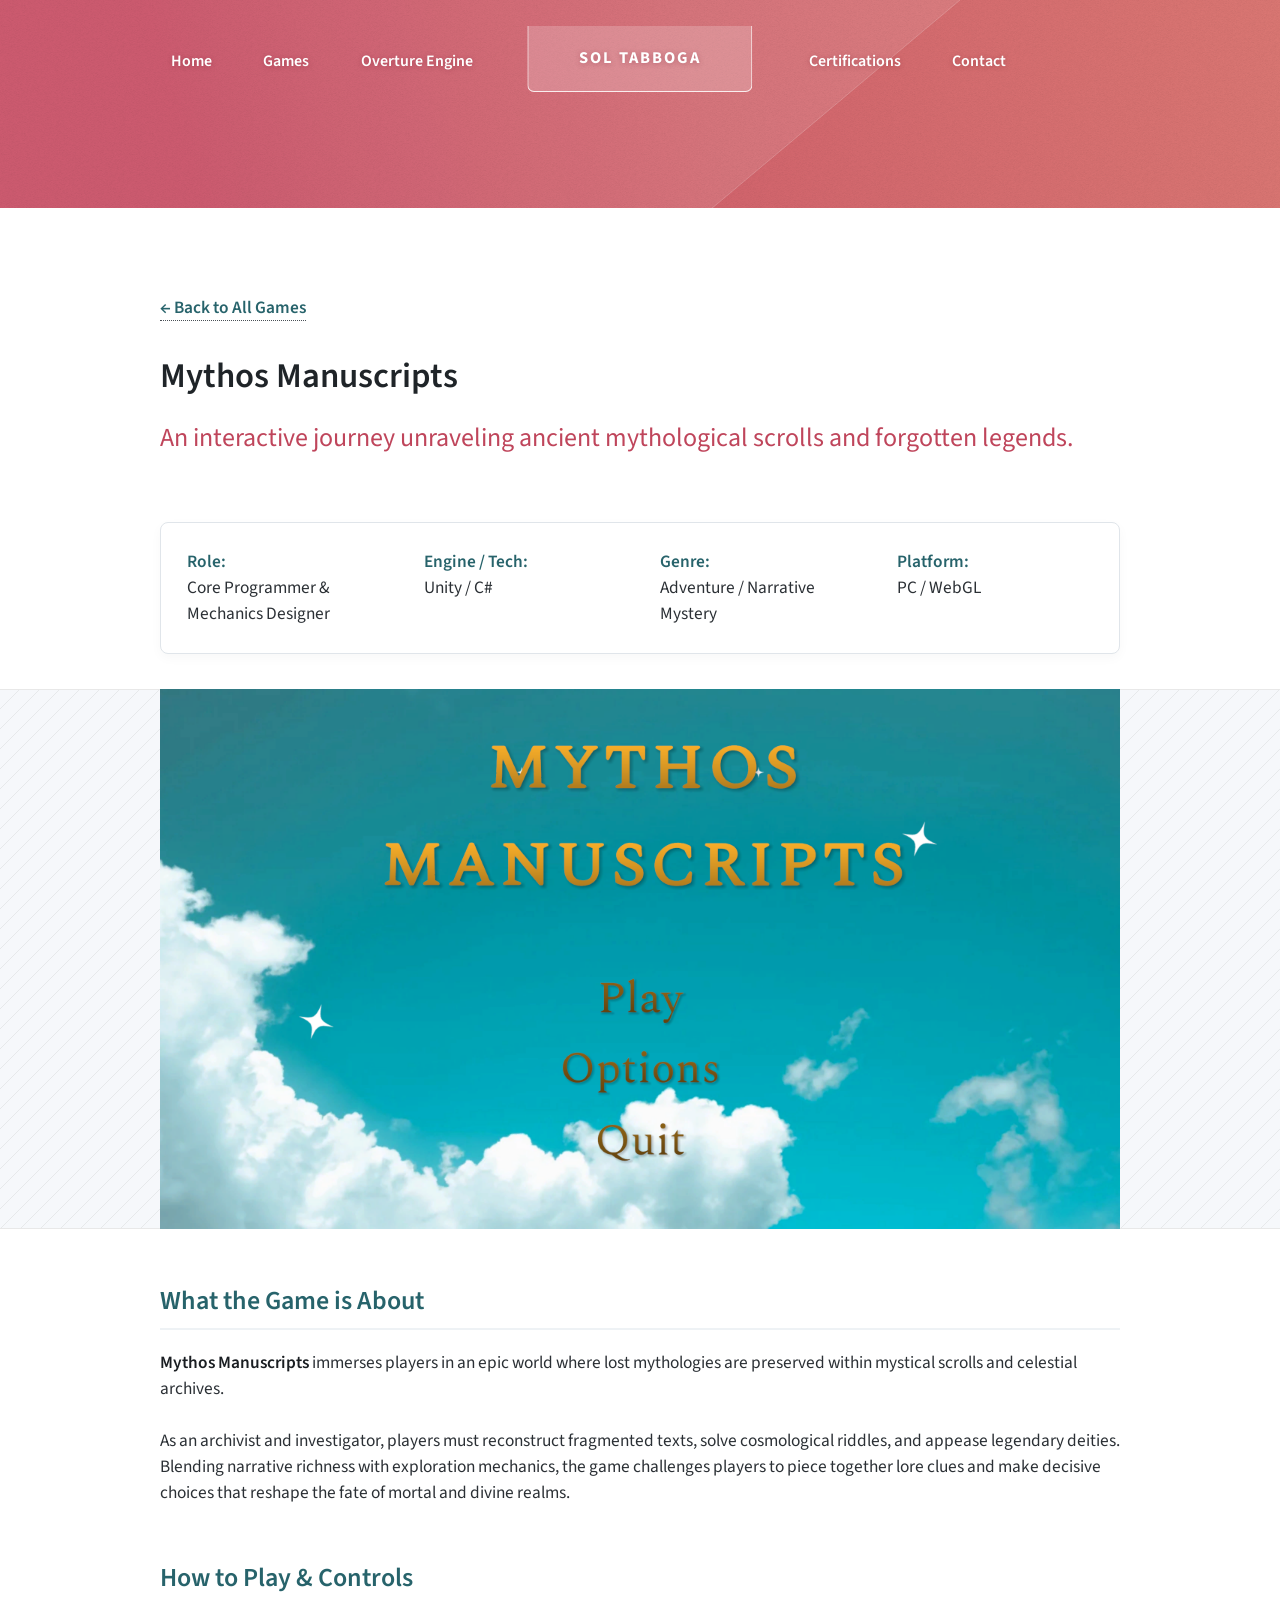
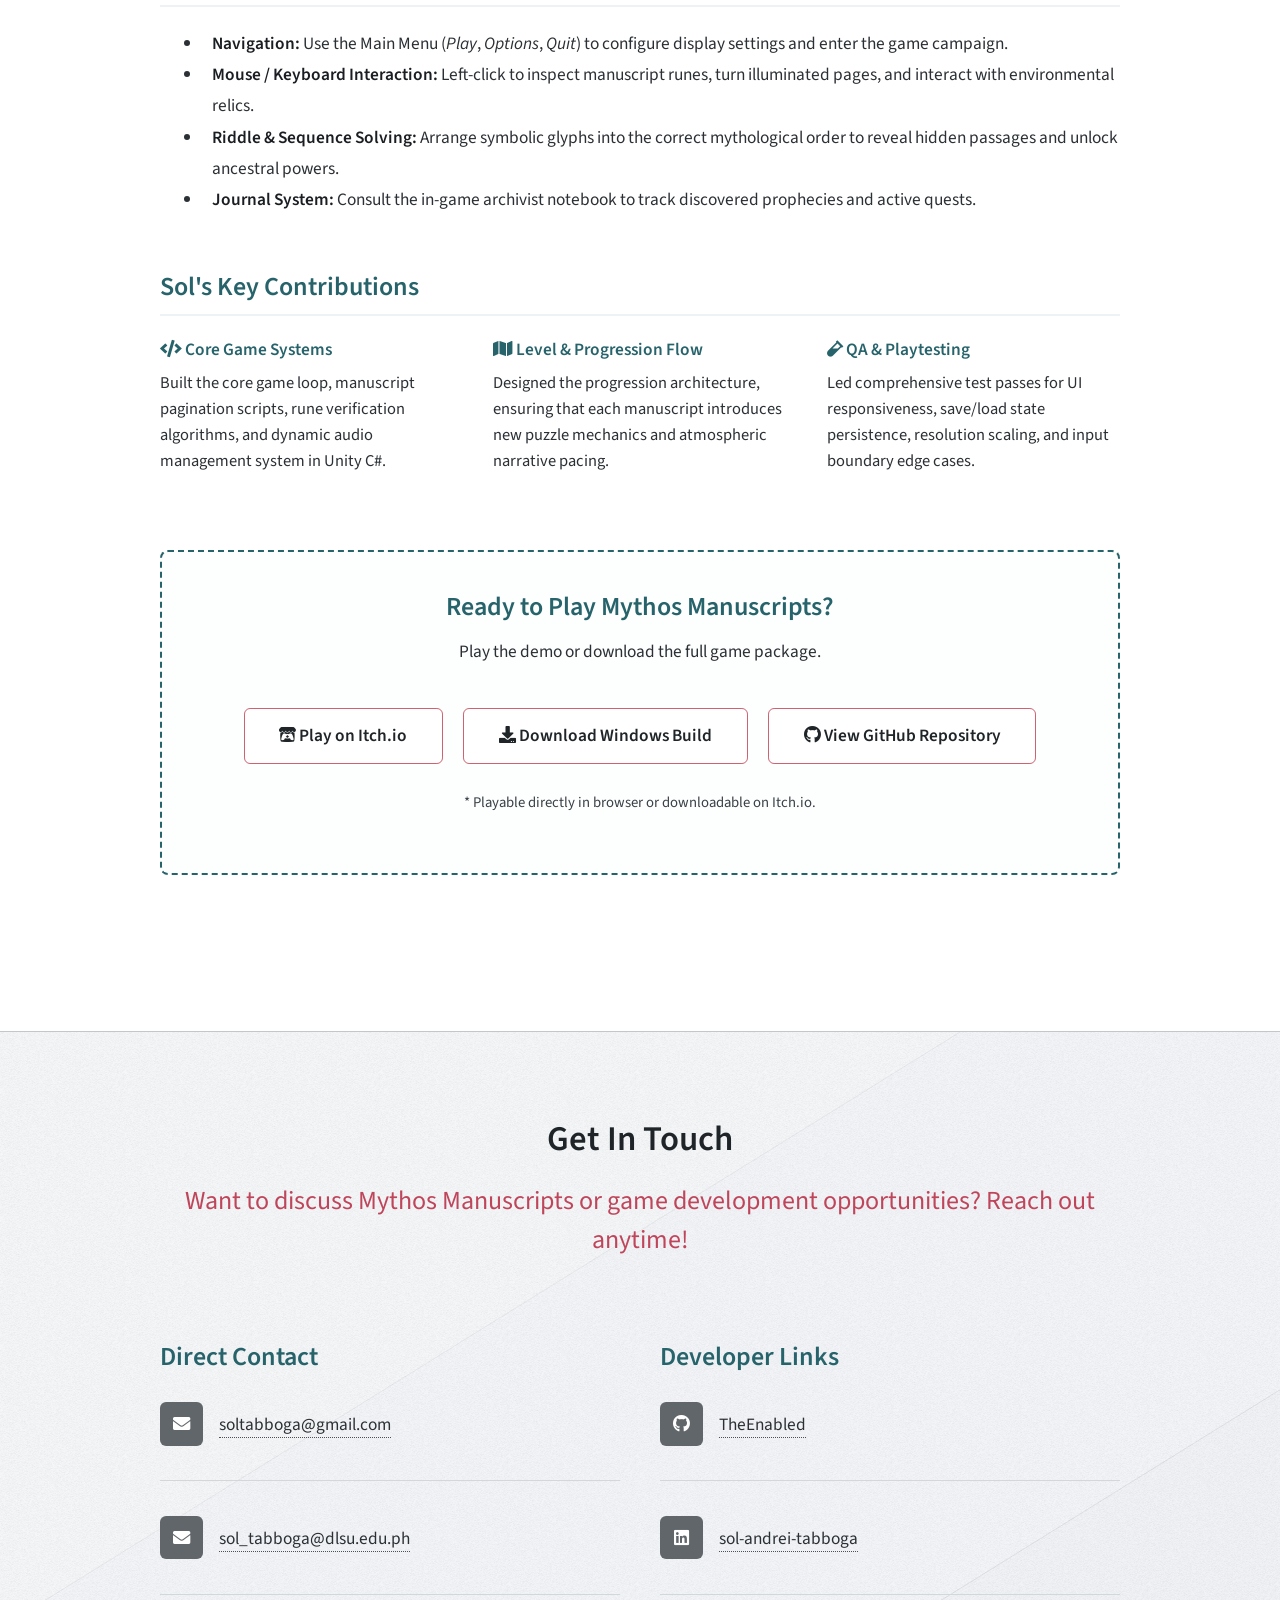
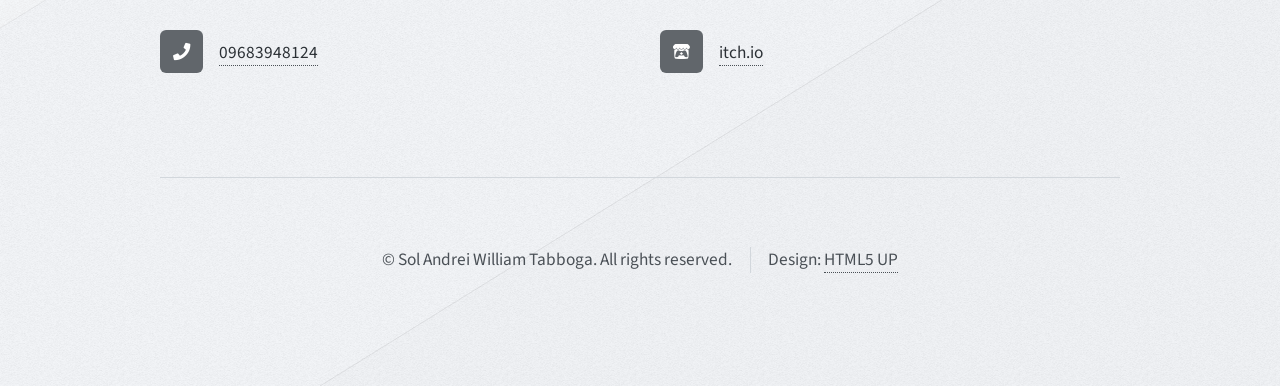
<file: mythos-manuscripts.html>
<!DOCTYPE HTML>
<!--
	Telephasic by HTML5 UP
	html5up.net | @ajlkn
	Free for personal and commercial use under the CCA 3.0 license (html5up.net/license)
-->
<html lang="en">
	<head>
		<title>Mythos Manuscripts | Game Details | Sol Andrei William Tabboga</title>
		<meta charset="utf-8" />
		<meta name="viewport" content="width=device-width, initial-scale=1, user-scalable=no" />
		<link rel="stylesheet" href="assets/css/main.css" />
	</head>
	<body class="no-sidebar is-preload">
		<div id="page-wrapper">

			<!-- Header -->
				<div id="header-wrapper">
					<div id="header" class="container">

						<!-- Logo -->
							<h1 id="logo"><a href="index.html">Sol Tabboga</a></h1>

						<!-- Nav -->
							<nav id="nav">
								<ul class="nav-left">
									<li><a href="index.html">Home</a></li>
									<li>
										<a href="index.html#games">Games</a>
										<ul>
											<li><a href="paramnesia.html">Paramnesia</a></li>
											<li><a href="neatly.html">Neatly</a></li>
											<li><a href="covalent-hearts.html">Covalent Hearts</a></li>
											<li><a href="mythos-manuscripts.html">Mythos Manuscripts</a></li>
										</ul>
									</li>
									<li><a href="overture-engine.html">Overture Engine</a></li>
								</ul>
								<ul class="nav-right">
									<li><a href="index.html#certifications">Certifications</a></li>
									<li><a href="#contact">Contact</a></li>
								</ul>
							</nav>

					</div>
				</div>

			<!-- Main -->
				<div class="wrapper">
					<div class="container" id="main">

						<p style="margin-bottom: 2em;">
							<a href="index.html#games" style="text-decoration: none; font-weight: 600; color: #27636b;">&larr; Back to All Games</a>
						</p>

						<!-- Content -->
							<article id="content">
								<header>
									<h2>Mythos Manuscripts</h2>
									<p>An interactive journey unraveling ancient mythological scrolls and forgotten legends.</p>
								</header>

								<!-- Project Metadata Banner -->
								<div class="project-meta-box">
									<div class="row">
										<div class="col-3 col-6-mobile">
											<strong style="color: #27636b;">Role:</strong><br />
											Core Programmer &amp; Mechanics Designer
										</div>
										<div class="col-3 col-6-mobile">
											<strong style="color: #27636b;">Engine / Tech:</strong><br />
											Unity / C#
										</div>
										<div class="col-3 col-6-mobile">
											<strong style="color: #27636b;">Genre:</strong><br />
											Adventure / Narrative Mystery
										</div>
										<div class="col-3 col-6-mobile">
											<strong style="color: #27636b;">Platform:</strong><br />
											PC / WebGL
										</div>
									</div>
								</div>

								<!-- Featured Hero Image -->
								<div class="image-wrapper first">
									<span class="image featured"><img src="images/MythosManuscripts.png" alt="Mythos Manuscripts Title Screen" /></span>
								</div>

								<!-- Section: What the Game is About -->
								<section style="margin-top: 2.5em;">
									<h3 style="color: #27636b; font-size: 1.5em; border-bottom: 2px solid #eef2f5; padding-bottom: 0.3em; margin-bottom: 0.8em;">
										What the Game is About
									</h3>
									<p>
										<strong>Mythos Manuscripts</strong> immerses players in an epic world where lost mythologies are preserved within mystical scrolls and celestial archives.
									</p>
									<p>
										As an archivist and investigator, players must reconstruct fragmented texts, solve cosmological riddles, and appease legendary deities. Blending narrative richness with exploration mechanics, the game challenges players to piece together lore clues and make decisive choices that reshape the fate of mortal and divine realms.
									</p>
								</section>

								<!-- Section: How to Play & Controls -->
								<section style="margin-top: 2.5em;">
									<h3 style="color: #27636b; font-size: 1.5em; border-bottom: 2px solid #eef2f5; padding-bottom: 0.3em; margin-bottom: 0.8em;">
										How to Play &amp; Controls
									</h3>
									<ul style="list-style: disc; margin-left: 1.5em; line-height: 1.8em; margin-bottom: 1.5em;">
										<li><strong>Navigation:</strong> Use the Main Menu (<em>Play</em>, <em>Options</em>, <em>Quit</em>) to configure display settings and enter the game campaign.</li>
										<li><strong>Mouse / Keyboard Interaction:</strong> Left-click to inspect manuscript runes, turn illuminated pages, and interact with environmental relics.</li>
										<li><strong>Riddle &amp; Sequence Solving:</strong> Arrange symbolic glyphs into the correct mythological order to reveal hidden passages and unlock ancestral powers.</li>
										<li><strong>Journal System:</strong> Consult the in-game archivist notebook to track discovered prophecies and active quests.</li>
									</ul>
								</section>

								<!-- Section: Role & Technical Contributions -->
								<section style="margin-top: 2.5em;">
									<h3 style="color: #27636b; font-size: 1.5em; border-bottom: 2px solid #eef2f5; padding-bottom: 0.3em; margin-bottom: 0.8em;">
										Sol's Key Contributions
									</h3>
									<div class="row">
										<div class="col-4 col-12-narrower">
											<h4 style="color: #27636b; margin-bottom: 0.4em;"><i class="fas fa-code"></i> Core Game Systems</h4>
											<p style="font-size: 0.95em;">
												Built the core game loop, manuscript pagination scripts, rune verification algorithms, and dynamic audio management system in Unity C#.
											</p>
										</div>
										<div class="col-4 col-12-narrower">
											<h4 style="color: #27636b; margin-bottom: 0.4em;"><i class="fas fa-map"></i> Level &amp; Progression Flow</h4>
											<p style="font-size: 0.95em;">
												Designed the progression architecture, ensuring that each manuscript introduces new puzzle mechanics and atmospheric narrative pacing.
											</p>
										</div>
										<div class="col-4 col-12-narrower">
											<h4 style="color: #27636b; margin-bottom: 0.4em;"><i class="fas fa-vial"></i> QA &amp; Playtesting</h4>
											<p style="font-size: 0.95em;">
												Led comprehensive test passes for UI responsiveness, save/load state persistence, resolution scaling, and input boundary edge cases.
											</p>
										</div>
									</div>
								</section>

								<!-- Download / Play Callout Box -->
								<div class="download-card">
									<h3 style="color: #27636b; margin-bottom: 0.5em;">Ready to Play Mythos Manuscripts?</h3>
									<p style="margin-bottom: 1.5em;">Play the demo or download the full game package.</p>
									<ul class="actions" style="justify-content: center;">
										<li><a href="https://jmsywico.itch.io/mythos-manuscripts" target="_blank" rel="noopener noreferrer" class="button"><i class="fab fa-itch-io"></i> Play on Itch.io</a></li>
										<li><a href="#" class="button alt"><i class="fas fa-download"></i> Download Windows Build</a></li>
										<li><a href="https://github.com/TheEnabled" target="_blank" rel="noopener noreferrer" class="button alt"><i class="fab fa-github"></i> View GitHub Repository</a></li>
									</ul>
									<p style="font-size: 0.85em; color: #3a4047; margin-top: 1em;">* Playable directly in browser or downloadable on Itch.io.</p>
								</div>

							</article>

					</div>
				</div>

			<!-- Footer / Contact -->
				<div id="footer-wrapper">
					<div id="footer" class="container">
						<header class="major" id="contact">
							<h2>Get In Touch</h2>
							<p>Want to discuss Mythos Manuscripts or game development opportunities? Reach out anytime!</p>
						</header>
						<div class="row">
							<section class="col-6 col-12-narrower">
								<h3 style="margin-bottom: 1em; color: #27636b;">Direct Contact</h3>
								<ul class="divided icons">
									<li class="icon solid fa-envelope">
										<a href="mailto:soltabboga@gmail.com">soltabboga@gmail.com</a>
									</li>
									<li class="icon solid fa-envelope">
										<a href="mailto:sol_tabboga@dlsu.edu.ph">sol_tabboga@dlsu.edu.ph</a>
									</li>
									<li class="icon solid fa-phone">
										<a href="tel:09683948124">09683948124</a>
									</li>
								</ul>
							</section>
							<section class="col-6 col-12-narrower">
								<h3 style="margin-bottom: 1em; color: #27636b;">Developer Links</h3>
								<ul class="divided icons">
									<li class="icon brands fa-github">
										<a href="https://github.com/TheEnabled" target="_blank" rel="noopener noreferrer"><span class="extra">github.com/</span>TheEnabled</a>
									</li>
									<li class="icon brands fa-linkedin">
										<a href="https://www.linkedin.com/in/sol-andrei-tabboga-537241425" target="_blank" rel="noopener noreferrer"><span class="extra">linkedin.com/in/</span>sol-andrei-tabboga</a>
									</li>
									<li class="icon brands fa-itch-io">
										<a href="https://theenabled.itch.io/" target="_blank" rel="noopener noreferrer"><span class="extra">theenabled.</span>itch.io</a>
									</li>
								</ul>
							</section>
						</div>
					</div>
					<div id="copyright" class="container">
						<ul class="menu">
							<li>&copy; Sol Andrei William Tabboga. All rights reserved.</li><li>Design: <a href="http://html5up.net">HTML5 UP</a></li>
						</ul>
					</div>
				</div>

		</div>

		<!-- Scripts -->
			<script src="assets/js/jquery.min.js"></script>
			<script src="assets/js/jquery.dropotron.min.js"></script>
			<script src="assets/js/browser.min.js"></script>
			<script src="assets/js/breakpoints.min.js"></script>
			<script src="assets/js/util.js"></script>
			<script src="assets/js/main.js"></script>

	</body>
</html>
</file>
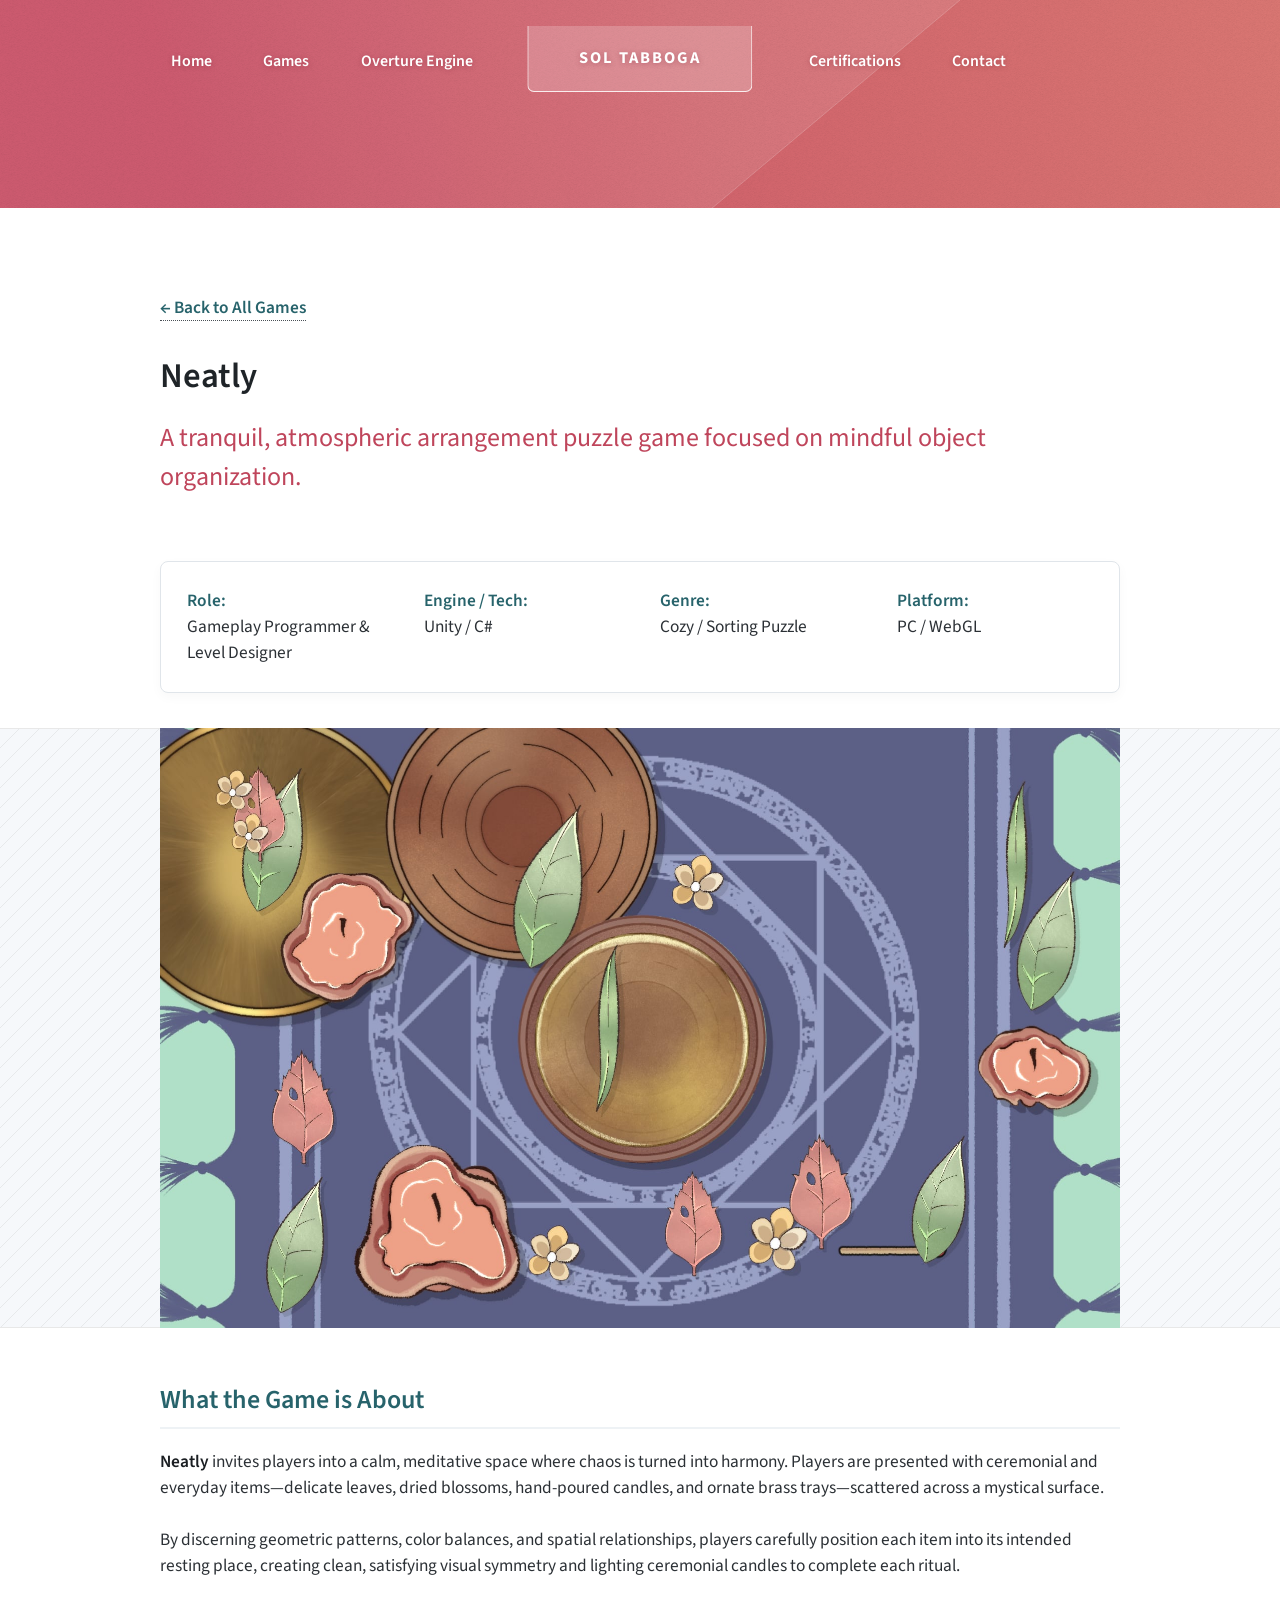
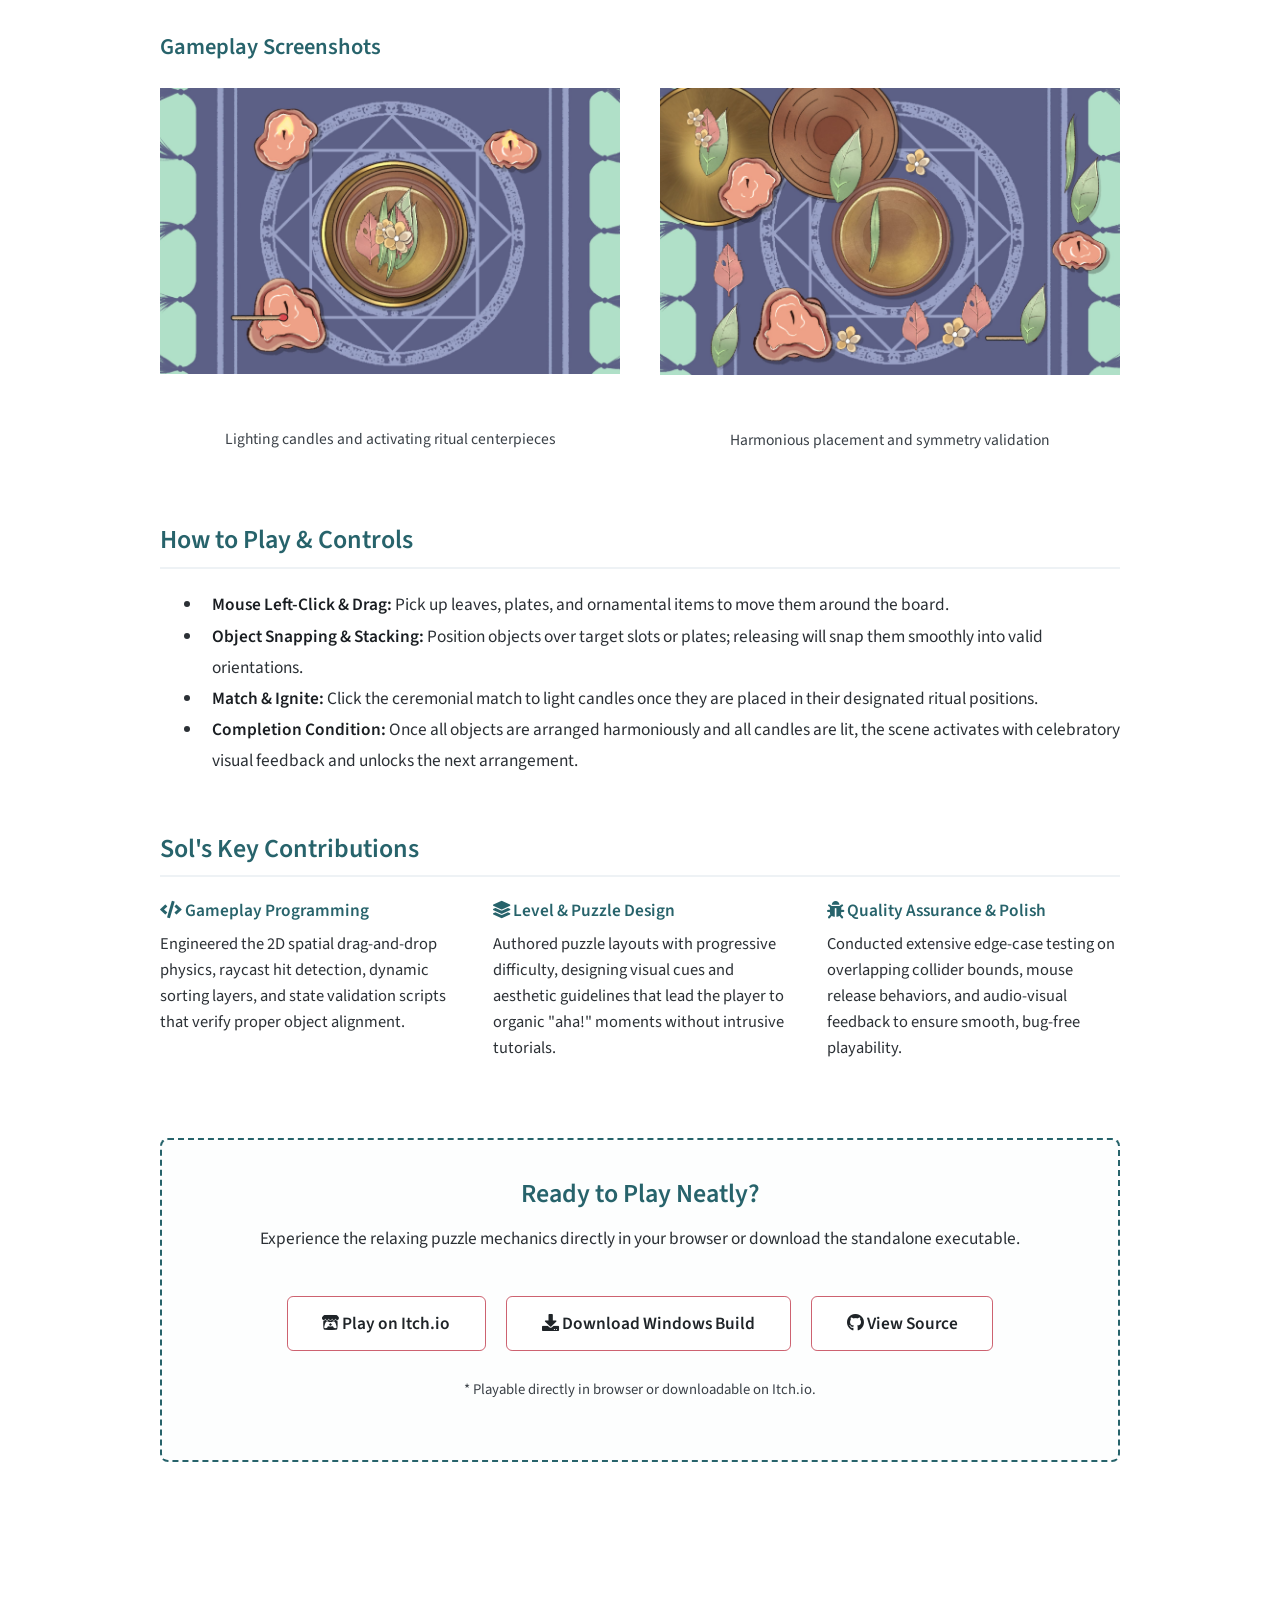
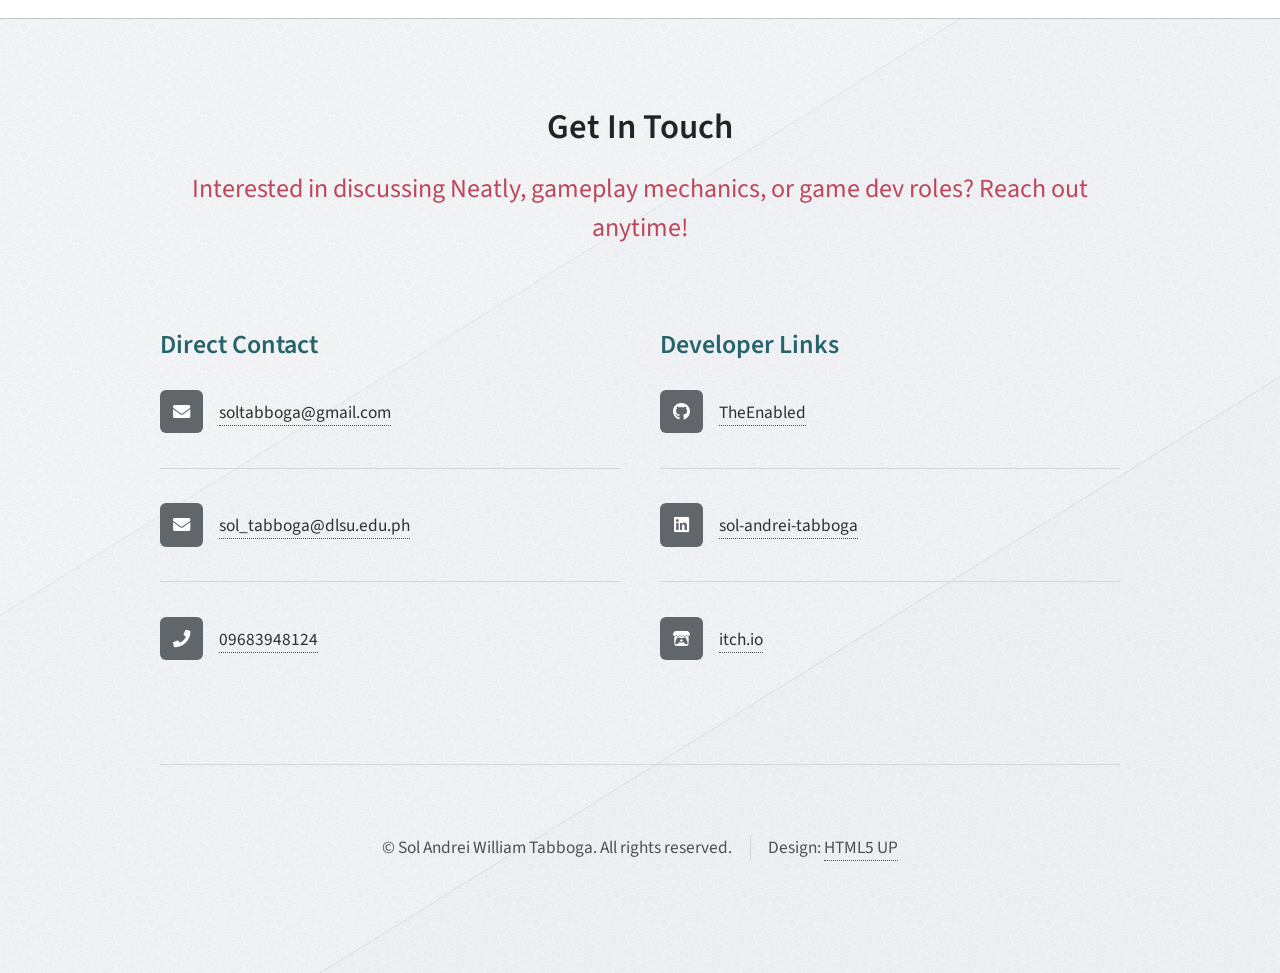
<file: neatly.html>
<!DOCTYPE HTML>
<!--
	Telephasic by HTML5 UP
	html5up.net | @ajlkn
	Free for personal and commercial use under the CCA 3.0 license (html5up.net/license)
-->
<html lang="en">
	<head>
		<title>Neatly | Game Details | Sol Andrei William Tabboga</title>
		<meta charset="utf-8" />
		<meta name="viewport" content="width=device-width, initial-scale=1, user-scalable=no" />
		<link rel="stylesheet" href="assets/css/main.css" />
	</head>
	<body class="no-sidebar is-preload">
		<div id="page-wrapper">

			<!-- Header -->
				<div id="header-wrapper">
					<div id="header" class="container">

						<!-- Logo -->
							<h1 id="logo"><a href="index.html">Sol Tabboga</a></h1>

						<!-- Nav -->
							<nav id="nav">
								<ul class="nav-left">
									<li><a href="index.html">Home</a></li>
									<li>
										<a href="index.html#games">Games</a>
										<ul>
											<li><a href="paramnesia.html">Paramnesia</a></li>
											<li><a href="neatly.html">Neatly</a></li>
											<li><a href="covalent-hearts.html">Covalent Hearts</a></li>
											<li><a href="mythos-manuscripts.html">Mythos Manuscripts</a></li>
										</ul>
									</li>
									<li><a href="overture-engine.html">Overture Engine</a></li>
								</ul>
								<ul class="nav-right">
									<li><a href="index.html#certifications">Certifications</a></li>
									<li><a href="#contact">Contact</a></li>
								</ul>
							</nav>

					</div>
				</div>

			<!-- Main -->
				<div class="wrapper">
					<div class="container" id="main">

						<p style="margin-bottom: 2em;">
							<a href="index.html#games" style="text-decoration: none; font-weight: 600; color: #27636b;">&larr; Back to All Games</a>
						</p>

						<!-- Content -->
							<article id="content">
								<header>
									<h2>Neatly</h2>
									<p>A tranquil, atmospheric arrangement puzzle game focused on mindful object organization.</p>
								</header>

								<!-- Project Metadata Banner -->
								<div class="project-meta-box">
									<div class="row">
										<div class="col-3 col-6-mobile">
											<strong style="color: #27636b;">Role:</strong><br />
											Gameplay Programmer &amp; Level Designer
										</div>
										<div class="col-3 col-6-mobile">
											<strong style="color: #27636b;">Engine / Tech:</strong><br />
											Unity / C#
										</div>
										<div class="col-3 col-6-mobile">
											<strong style="color: #27636b;">Genre:</strong><br />
											Cozy / Sorting Puzzle
										</div>
										<div class="col-3 col-6-mobile">
											<strong style="color: #27636b;">Platform:</strong><br />
											PC / WebGL
										</div>
									</div>
								</div>

								<!-- Featured Hero Image -->
								<div class="image-wrapper first">
									<span class="image featured"><img src="images/Neatly1.jpg" alt="Neatly Game Arrangement Scene" /></span>
								</div>

								<!-- Section: What the Game is About -->
								<section style="margin-top: 2.5em;">
									<h3 style="color: #27636b; font-size: 1.5em; border-bottom: 2px solid #eef2f5; padding-bottom: 0.3em; margin-bottom: 0.8em;">
										What the Game is About
									</h3>
									<p>
										<strong>Neatly</strong> invites players into a calm, meditative space where chaos is turned into harmony. Players are presented with ceremonial and everyday items—delicate leaves, dried blossoms, hand-poured candles, and ornate brass trays—scattered across a mystical surface.
									</p>
									<p>
										By discerning geometric patterns, color balances, and spatial relationships, players carefully position each item into its intended resting place, creating clean, satisfying visual symmetry and lighting ceremonial candles to complete each ritual.
									</p>
								</section>

								<!-- Additional Screenshots Gallery -->
								<section style="margin: 2.5em 0;">
									<h3 style="color: #27636b; font-size: 1.3em; margin-bottom: 1em;">Gameplay Screenshots</h3>
									<div class="row">
										<div class="col-6 col-12-narrower">
											<div class="image-wrapper">
												<span class="image featured"><img src="images/Neatly2.jpg" alt="Neatly Candle Lighting Interaction" /></span>
											</div>
											<p style="text-align: center; font-size: 0.9em; color: #3a4047;">Lighting candles and activating ritual centerpieces</p>
										</div>
										<div class="col-6 col-12-narrower">
											<div class="image-wrapper">
												<span class="image featured"><img src="images/Neatly3.jpg" alt="Neatly Completed Object Arrangement" /></span>
											</div>
											<p style="text-align: center; font-size: 0.9em; color: #3a4047;">Harmonious placement and symmetry validation</p>
										</div>
									</div>
								</section>

								<!-- Section: How to Play & Controls -->
								<section style="margin-top: 2.5em;">
									<h3 style="color: #27636b; font-size: 1.5em; border-bottom: 2px solid #eef2f5; padding-bottom: 0.3em; margin-bottom: 0.8em;">
										How to Play &amp; Controls
									</h3>
									<ul style="list-style: disc; margin-left: 1.5em; line-height: 1.8em; margin-bottom: 1.5em;">
										<li><strong>Mouse Left-Click &amp; Drag:</strong> Pick up leaves, plates, and ornamental items to move them around the board.</li>
										<li><strong>Object Snapping &amp; Stacking:</strong> Position objects over target slots or plates; releasing will snap them smoothly into valid orientations.</li>
										<li><strong>Match &amp; Ignite:</strong> Click the ceremonial match to light candles once they are placed in their designated ritual positions.</li>
										<li><strong>Completion Condition:</strong> Once all objects are arranged harmoniously and all candles are lit, the scene activates with celebratory visual feedback and unlocks the next arrangement.</li>
									</ul>
								</section>

								<!-- Section: Role & Technical Contributions -->
								<section style="margin-top: 2.5em;">
									<h3 style="color: #27636b; font-size: 1.5em; border-bottom: 2px solid #eef2f5; padding-bottom: 0.3em; margin-bottom: 0.8em;">
										Sol's Key Contributions
									</h3>
									<div class="row">
										<div class="col-4 col-12-narrower">
											<h4 style="color: #27636b; margin-bottom: 0.4em;"><i class="fas fa-code"></i> Gameplay Programming</h4>
											<p style="font-size: 0.95em;">
												Engineered the 2D spatial drag-and-drop physics, raycast hit detection, dynamic sorting layers, and state validation scripts that verify proper object alignment.
											</p>
										</div>
										<div class="col-4 col-12-narrower">
											<h4 style="color: #27636b; margin-bottom: 0.4em;"><i class="fas fa-layer-group"></i> Level &amp; Puzzle Design</h4>
											<p style="font-size: 0.95em;">
												Authored puzzle layouts with progressive difficulty, designing visual cues and aesthetic guidelines that lead the player to organic "aha!" moments without intrusive tutorials.
											</p>
										</div>
										<div class="col-4 col-12-narrower">
											<h4 style="color: #27636b; margin-bottom: 0.4em;"><i class="fas fa-bug"></i> Quality Assurance &amp; Polish</h4>
											<p style="font-size: 0.95em;">
												Conducted extensive edge-case testing on overlapping collider bounds, mouse release behaviors, and audio-visual feedback to ensure smooth, bug-free playability.
											</p>
										</div>
									</div>
								</section>

								<!-- Download / Play Callout Box -->
								<div class="download-card">
									<h3 style="color: #27636b; margin-bottom: 0.5em;">Ready to Play Neatly?</h3>
									<p style="margin-bottom: 1.5em;">Experience the relaxing puzzle mechanics directly in your browser or download the standalone executable.</p>
									<ul class="actions" style="justify-content: center;">
										<li><a href="https://theenabled.itch.io/neatly" target="_blank" rel="noopener noreferrer" class="button"><i class="fab fa-itch-io"></i> Play on Itch.io</a></li>
										<li><a href="#" class="button alt"><i class="fas fa-download"></i> Download Windows Build</a></li>
										<li><a href="https://github.com/TheEnabled" target="_blank" rel="noopener noreferrer" class="button alt"><i class="fab fa-github"></i> View Source</a></li>
									</ul>
									<p style="font-size: 0.85em; color: #3a4047; margin-top: 1em;">* Playable directly in browser or downloadable on Itch.io.</p>
								</div>

							</article>

					</div>
				</div>

			<!-- Footer / Contact -->
				<div id="footer-wrapper">
					<div id="footer" class="container">
						<header class="major" id="contact">
							<h2>Get In Touch</h2>
							<p>Interested in discussing Neatly, gameplay mechanics, or game dev roles? Reach out anytime!</p>
						</header>
						<div class="row">
							<section class="col-6 col-12-narrower">
								<h3 style="margin-bottom: 1em; color: #27636b;">Direct Contact</h3>
								<ul class="divided icons">
									<li class="icon solid fa-envelope">
										<a href="mailto:soltabboga@gmail.com">soltabboga@gmail.com</a>
									</li>
									<li class="icon solid fa-envelope">
										<a href="mailto:sol_tabboga@dlsu.edu.ph">sol_tabboga@dlsu.edu.ph</a>
									</li>
									<li class="icon solid fa-phone">
										<a href="tel:09683948124">09683948124</a>
									</li>
								</ul>
							</section>
							<section class="col-6 col-12-narrower">
								<h3 style="margin-bottom: 1em; color: #27636b;">Developer Links</h3>
								<ul class="divided icons">
									<li class="icon brands fa-github">
										<a href="https://github.com/TheEnabled" target="_blank" rel="noopener noreferrer"><span class="extra">github.com/</span>TheEnabled</a>
									</li>
									<li class="icon brands fa-linkedin">
										<a href="https://www.linkedin.com/in/sol-andrei-tabboga-537241425" target="_blank" rel="noopener noreferrer"><span class="extra">linkedin.com/in/</span>sol-andrei-tabboga</a>
									</li>
									<li class="icon brands fa-itch-io">
										<a href="https://theenabled.itch.io/" target="_blank" rel="noopener noreferrer"><span class="extra">theenabled.</span>itch.io</a>
									</li>
								</ul>
							</section>
						</div>
					</div>
					<div id="copyright" class="container">
						<ul class="menu">
							<li>&copy; Sol Andrei William Tabboga. All rights reserved.</li><li>Design: <a href="http://html5up.net">HTML5 UP</a></li>
						</ul>
					</div>
				</div>

		</div>

		<!-- Scripts -->
			<script src="assets/js/jquery.min.js"></script>
			<script src="assets/js/jquery.dropotron.min.js"></script>
			<script src="assets/js/browser.min.js"></script>
			<script src="assets/js/breakpoints.min.js"></script>
			<script src="assets/js/util.js"></script>
			<script src="assets/js/main.js"></script>

	</body>
</html>
</file>
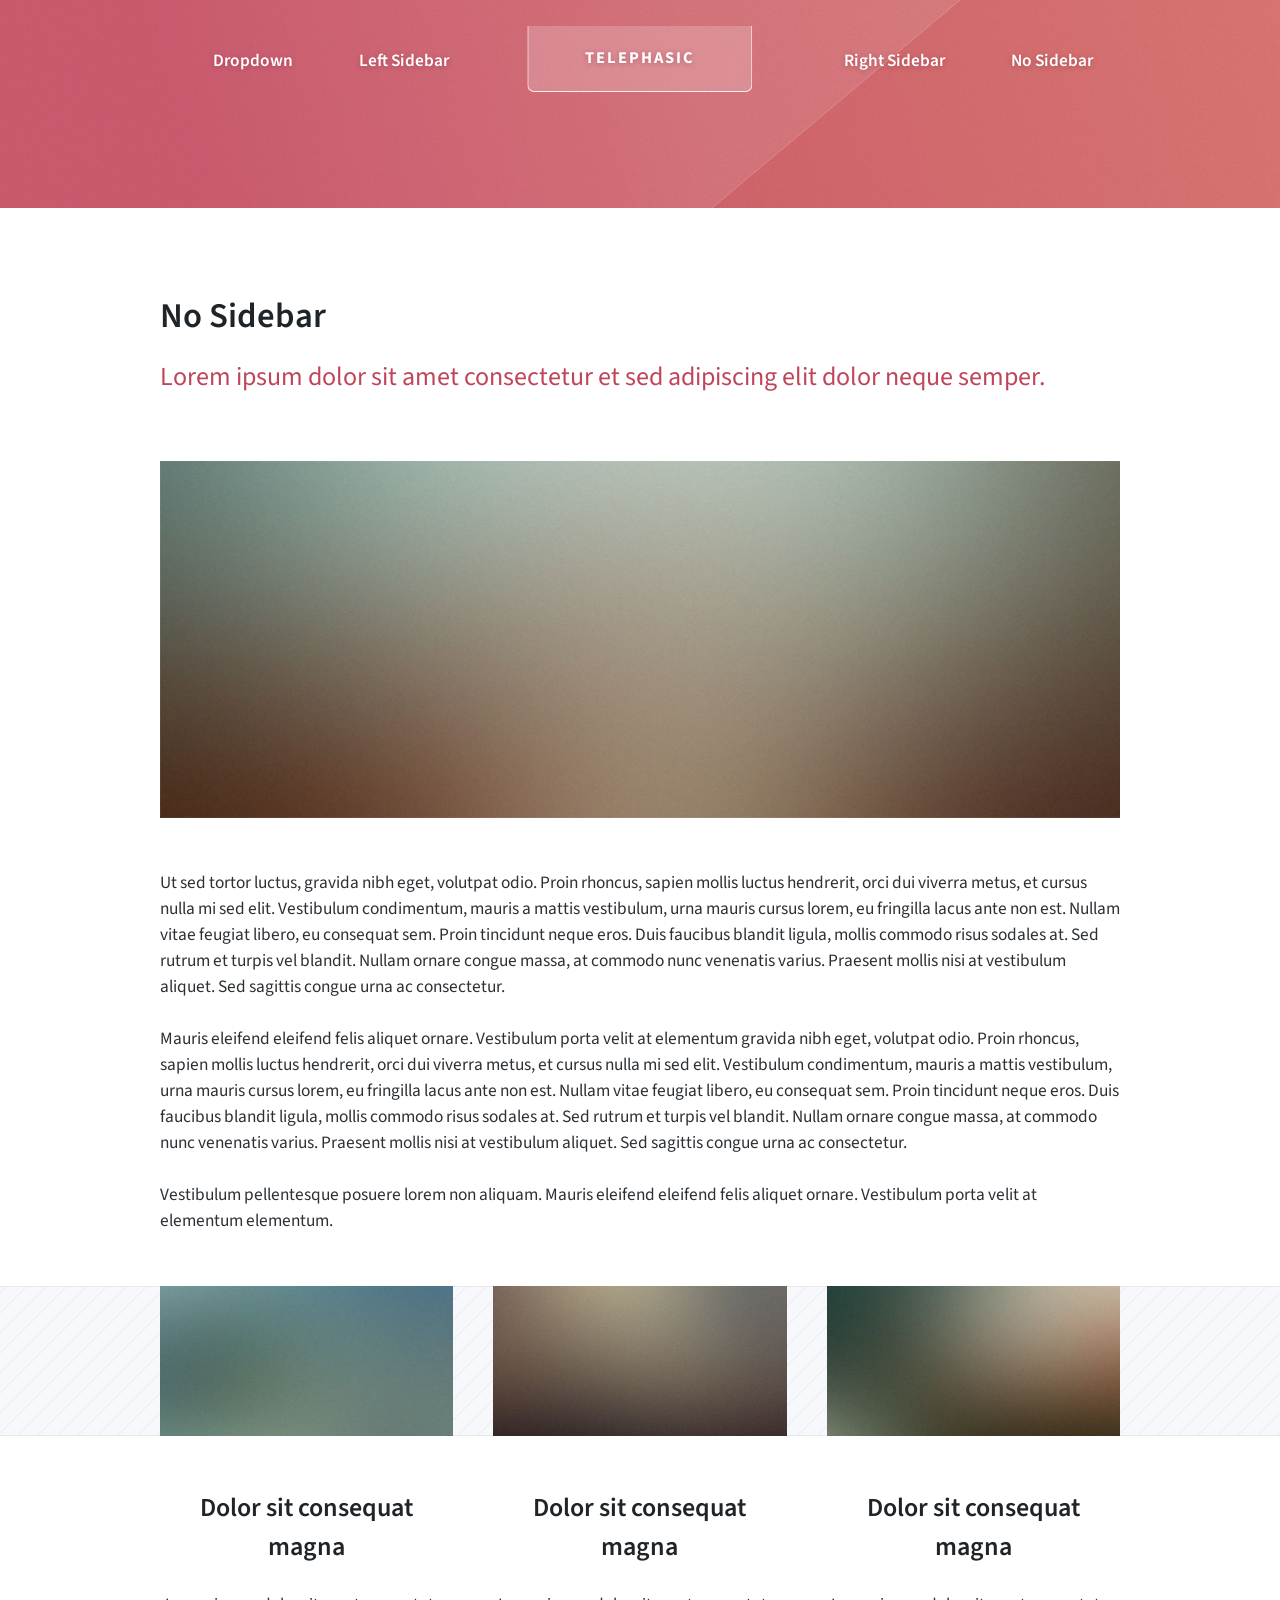
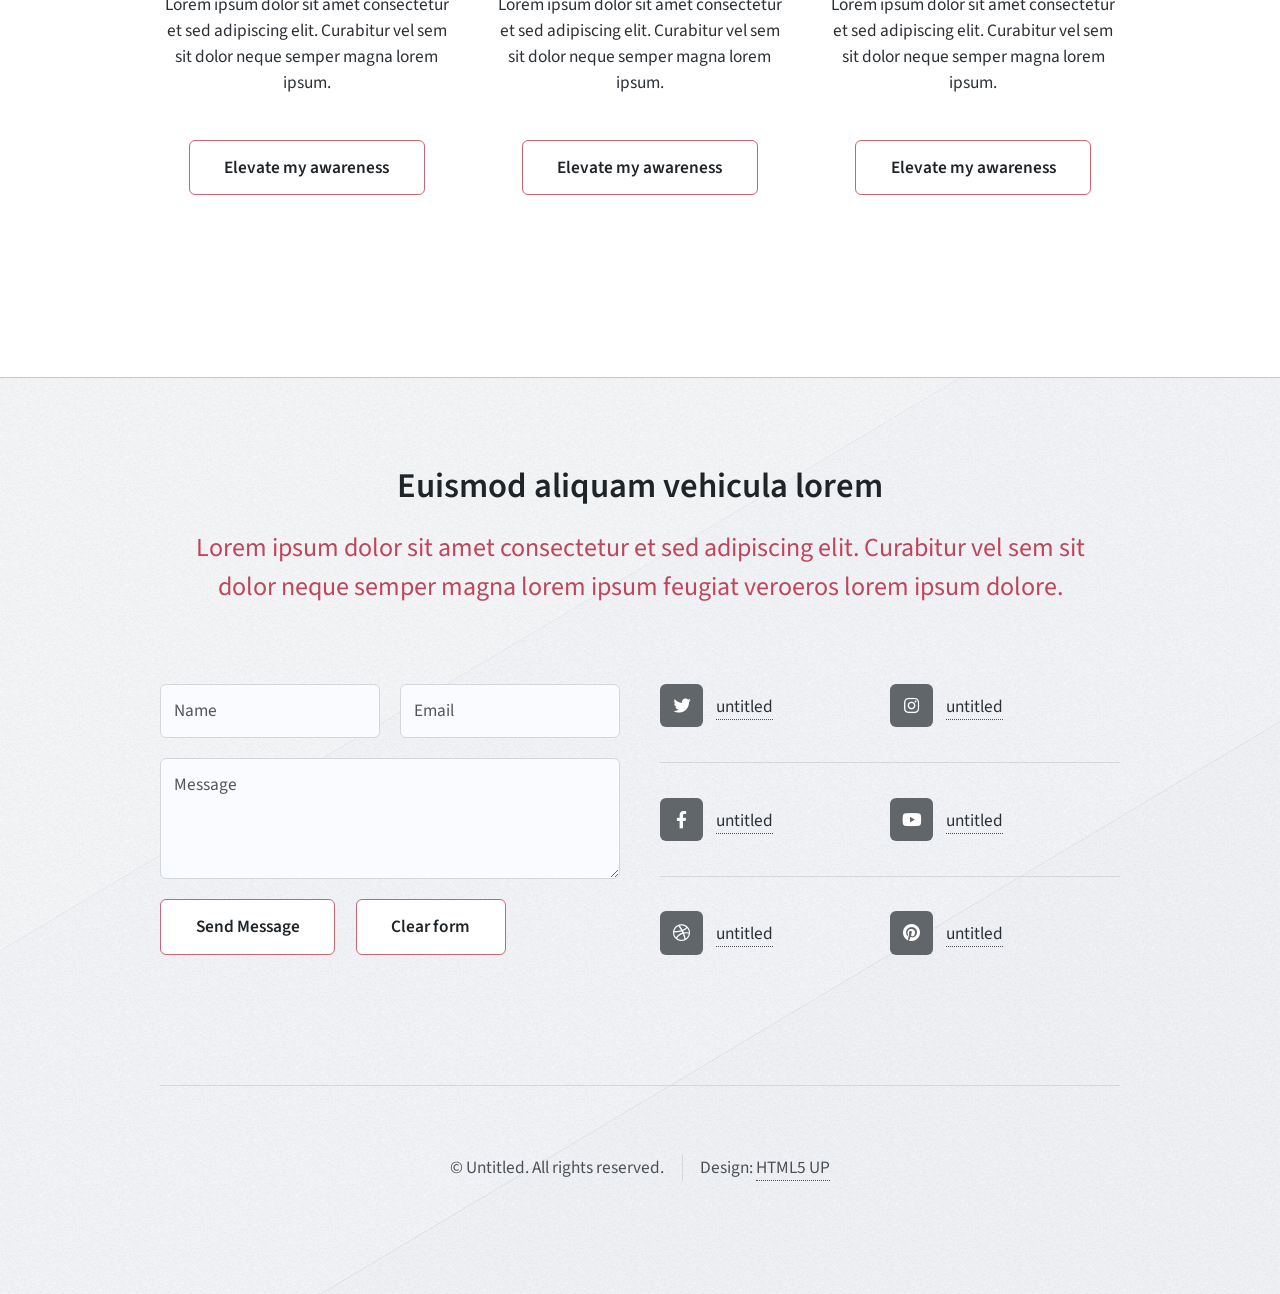
<file: no-sidebar.html>
<!DOCTYPE HTML>
<!--
	Telephasic by HTML5 UP
	html5up.net | @ajlkn
	Free for personal and commercial use under the CCA 3.0 license (html5up.net/license)
-->
<html>
	<head>
		<title>Telephasic by HTML5 UP</title>
		<meta charset="utf-8" />
		<meta name="viewport" content="width=device-width, initial-scale=1, user-scalable=no" />
		<link rel="stylesheet" href="assets/css/main.css" />
	</head>
	<body class="no-sidebar is-preload">
		<div id="page-wrapper">

			<!-- Header -->
				<div id="header-wrapper">
					<div id="header" class="container">

						<!-- Logo -->
							<h1 id="logo"><a href="index.html">Telephasic</a></h1>

						<!-- Nav -->
							<nav id="nav">
								<ul>
									<li>
										<a href="#">Dropdown</a>
										<ul>
											<li><a href="#">Lorem ipsum dolor</a></li>
											<li><a href="#">Magna phasellus</a></li>
											<li><a href="#">Etiam dolore nisl</a></li>
											<li>
												<a href="#">Phasellus consequat</a>
												<ul>
													<li><a href="#">Lorem ipsum dolor</a></li>
													<li><a href="#">Phasellus consequat</a></li>
													<li><a href="#">Magna phasellus</a></li>
													<li><a href="#">Etiam dolore nisl</a></li>
												</ul>
											</li>
											<li><a href="#">Veroeros feugiat</a></li>
										</ul>
									</li>
									<li><a href="left-sidebar.html">Left Sidebar</a></li>
									<li class="break"><a href="right-sidebar.html">Right Sidebar</a></li>
									<li><a href="no-sidebar.html">No Sidebar</a></li>
								</ul>
							</nav>

					</div>
				</div>

			<!-- Main -->
				<div class="wrapper">
					<div class="container" id="main">

						<!-- Content -->
							<article id="content">
								<header>
									<h2>No Sidebar</h2>
									<p>Lorem ipsum dolor sit amet consectetur et sed adipiscing elit
									dolor neque semper.</p>
								</header>
								<a href="#" class="image featured"><img src="images/pic06.jpg" alt="" /></a>
								<p>Ut sed tortor luctus, gravida nibh eget, volutpat odio. Proin rhoncus, sapien
								mollis luctus hendrerit, orci dui viverra metus, et cursus nulla mi sed elit. Vestibulum
								condimentum, mauris a mattis vestibulum, urna mauris cursus lorem, eu fringilla lacus
								ante non est. Nullam vitae feugiat libero, eu consequat sem. Proin tincidunt neque
								eros. Duis faucibus blandit ligula, mollis commodo risus sodales at. Sed rutrum et
								turpis vel blandit. Nullam ornare congue massa, at commodo nunc venenatis varius.
								Praesent mollis nisi at vestibulum aliquet. Sed sagittis congue urna ac consectetur.</p>
								<p>Mauris eleifend eleifend felis aliquet ornare. Vestibulum porta velit at elementum
								gravida nibh eget, volutpat odio. Proin rhoncus, sapien
								mollis luctus hendrerit, orci dui viverra metus, et cursus nulla mi sed elit. Vestibulum
								condimentum, mauris a mattis vestibulum, urna mauris cursus lorem, eu fringilla lacus
								ante non est. Nullam vitae feugiat libero, eu consequat sem. Proin tincidunt neque
								eros. Duis faucibus blandit ligula, mollis commodo risus sodales at. Sed rutrum et
								turpis vel blandit. Nullam ornare congue massa, at commodo nunc venenatis varius.
								Praesent mollis nisi at vestibulum aliquet. Sed sagittis congue urna ac consectetur.</p>
								<p>Vestibulum pellentesque posuere lorem non aliquam. Mauris eleifend eleifend
								felis aliquet ornare. Vestibulum porta velit at elementum elementum.</p>
							</article>

						<div class="row features">
							<section class="col-4 col-12-narrower feature">
								<div class="image-wrapper first">
									<a href="#" class="image featured"><img src="images/pic03.jpg" alt="" /></a>
								</div>
								<header>
									<h3>Dolor sit consequat magna</h3>
								</header>
								<p>Lorem ipsum dolor sit amet consectetur et sed adipiscing elit. Curabitur
								vel sem sit dolor neque semper magna lorem ipsum.</p>
								<ul class="actions">
									<li><a href="#" class="button">Elevate my awareness</a></li>
								</ul>
							</section>
							<section class="col-4 col-12-narrower feature">
								<div class="image-wrapper">
									<a href="#" class="image featured"><img src="images/pic04.jpg" alt="" /></a>
								</div>
								<header>
									<h3>Dolor sit consequat magna</h3>
								</header>
								<p>Lorem ipsum dolor sit amet consectetur et sed adipiscing elit. Curabitur
								vel sem sit dolor neque semper magna lorem ipsum.</p>
								<ul class="actions">
									<li><a href="#" class="button">Elevate my awareness</a></li>
								</ul>
							</section>
							<section class="col-4 col-12-narrower feature">
								<div class="image-wrapper">
									<a href="#" class="image featured"><img src="images/pic05.jpg" alt="" /></a>
								</div>
								<header>
									<h3>Dolor sit consequat magna</h3>
								</header>
								<p>Lorem ipsum dolor sit amet consectetur et sed adipiscing elit. Curabitur
								vel sem sit dolor neque semper magna lorem ipsum.</p>
								<ul class="actions">
									<li><a href="#" class="button">Elevate my awareness</a></li>
								</ul>
							</section>
						</div>
					</div>
				</div>

			<!-- Footer -->
				<div id="footer-wrapper">
					<div id="footer" class="container">
						<header class="major">
							<h2>Euismod aliquam vehicula lorem</h2>
							<p>Lorem ipsum dolor sit amet consectetur et sed adipiscing elit. Curabitur vel sem sit<br />
							dolor neque semper magna lorem ipsum feugiat veroeros lorem ipsum dolore.</p>
						</header>
						<div class="row">
							<section class="col-6 col-12-narrower">
								<form method="post" action="#">
									<div class="row gtr-50">
										<div class="col-6 col-12-mobile">
											<input name="name" placeholder="Name" type="text" />
										</div>
										<div class="col-6 col-12-mobile">
											<input name="email" placeholder="Email" type="text" />
										</div>
										<div class="col-12">
											<textarea name="message" placeholder="Message"></textarea>
										</div>
										<div class="col-12">
											<ul class="actions">
												<li><input type="submit" value="Send Message" /></li>
												<li><input type="reset" value="Clear form" /></li>
											</ul>
										</div>
									</div>
								</form>
							</section>
							<section class="col-6 col-12-narrower">
								<div class="row gtr-0">
									<ul class="divided icons col-6 col-12-mobile">
										<li class="icon brands fa-twitter"><a href="#"><span class="extra">twitter.com/</span>untitled</a></li>
										<li class="icon brands fa-facebook-f"><a href="#"><span class="extra">facebook.com/</span>untitled</a></li>
										<li class="icon brands fa-dribbble"><a href="#"><span class="extra">dribbble.com/</span>untitled</a></li>
									</ul>
									<ul class="divided icons col-6 col-12-mobile">
										<li class="icon brands fa-instagram"><a href="#"><span class="extra">instagram.com/</span>untitled</a></li>
										<li class="icon brands fa-youtube"><a href="#"><span class="extra">youtube.com/</span>untitled</a></li>
										<li class="icon brands fa-pinterest"><a href="#"><span class="extra">pinterest.com/</span>untitled</a></li>
									</ul>
								</div>
							</section>
						</div>
					</div>
					<div id="copyright" class="container">
						<ul class="menu">
							<li>&copy; Untitled. All rights reserved.</li><li>Design: <a href="http://html5up.net">HTML5 UP</a></li>
						</ul>
					</div>
				</div>

		</div>

		<!-- Scripts -->
			<script src="assets/js/jquery.min.js"></script>
			<script src="assets/js/jquery.dropotron.min.js"></script>
			<script src="assets/js/browser.min.js"></script>
			<script src="assets/js/breakpoints.min.js"></script>
			<script src="assets/js/util.js"></script>
			<script src="assets/js/main.js"></script>

	</body>
</html>
</file>
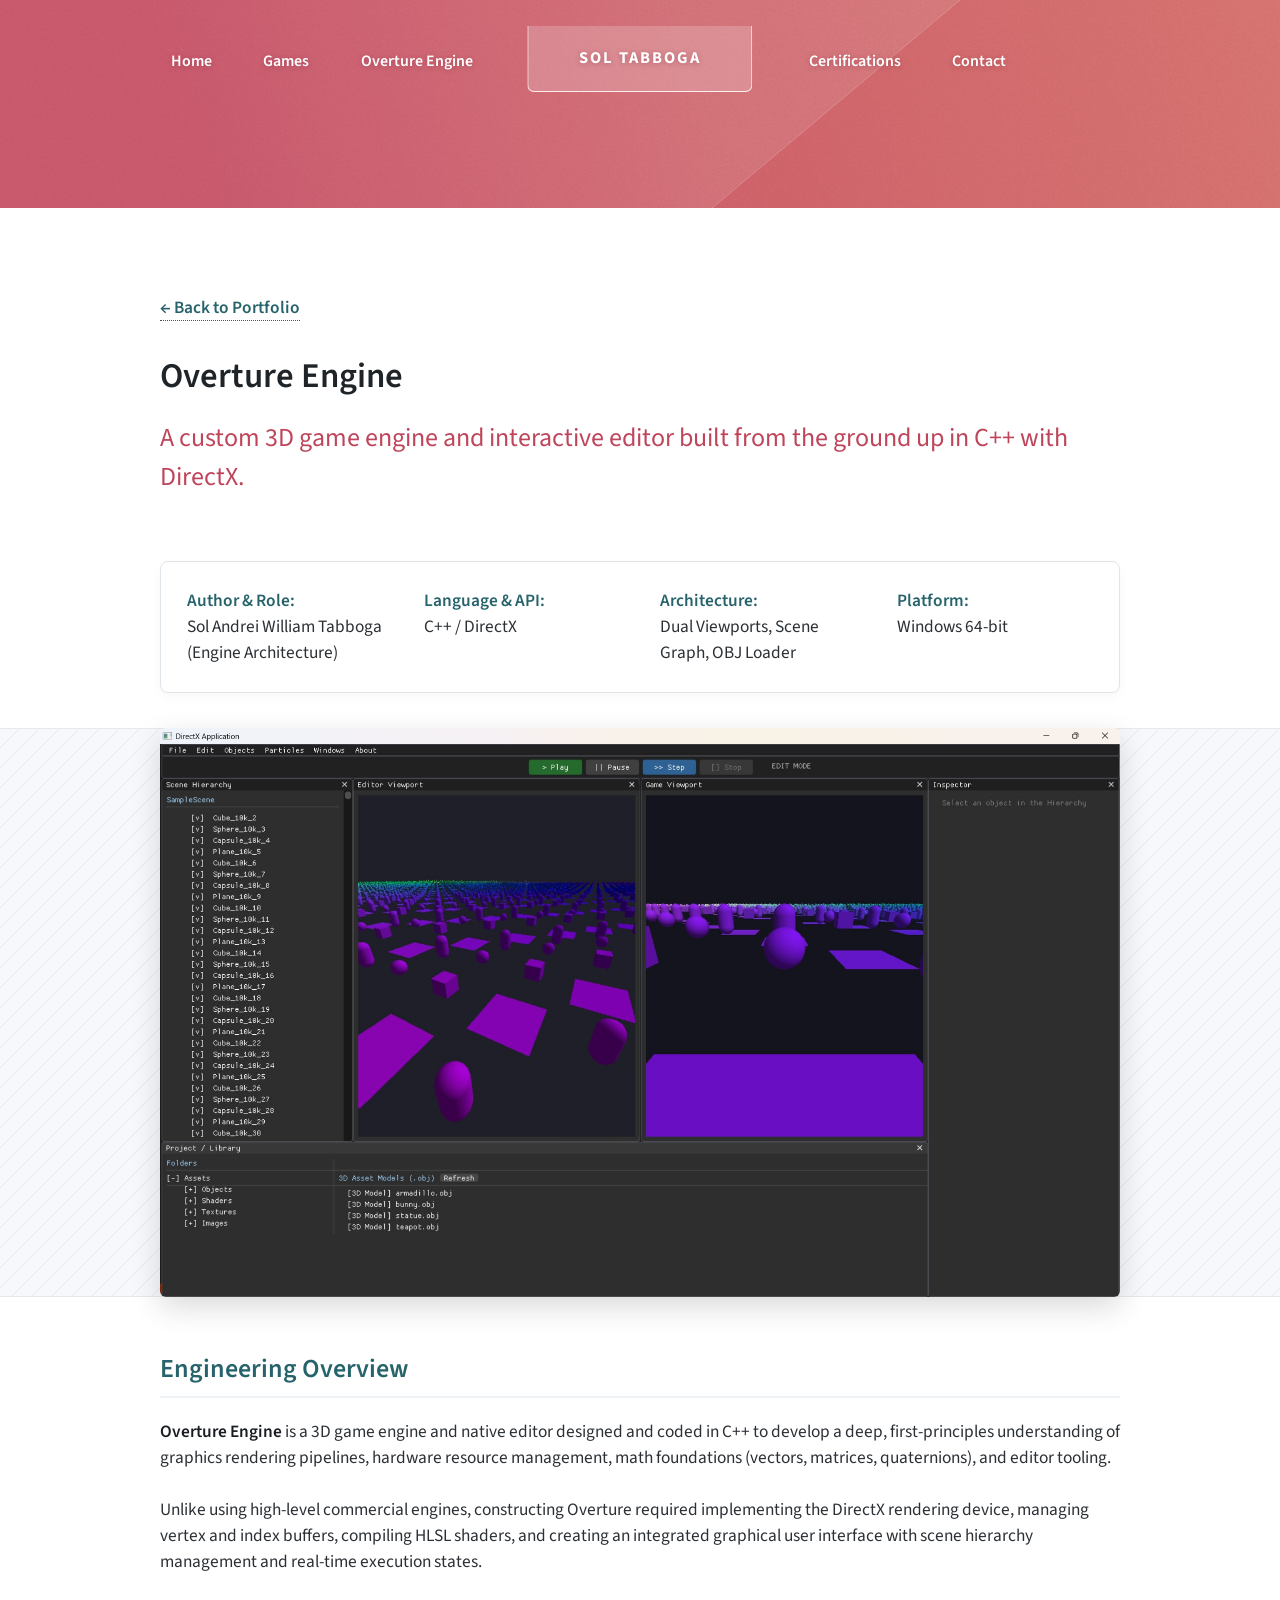
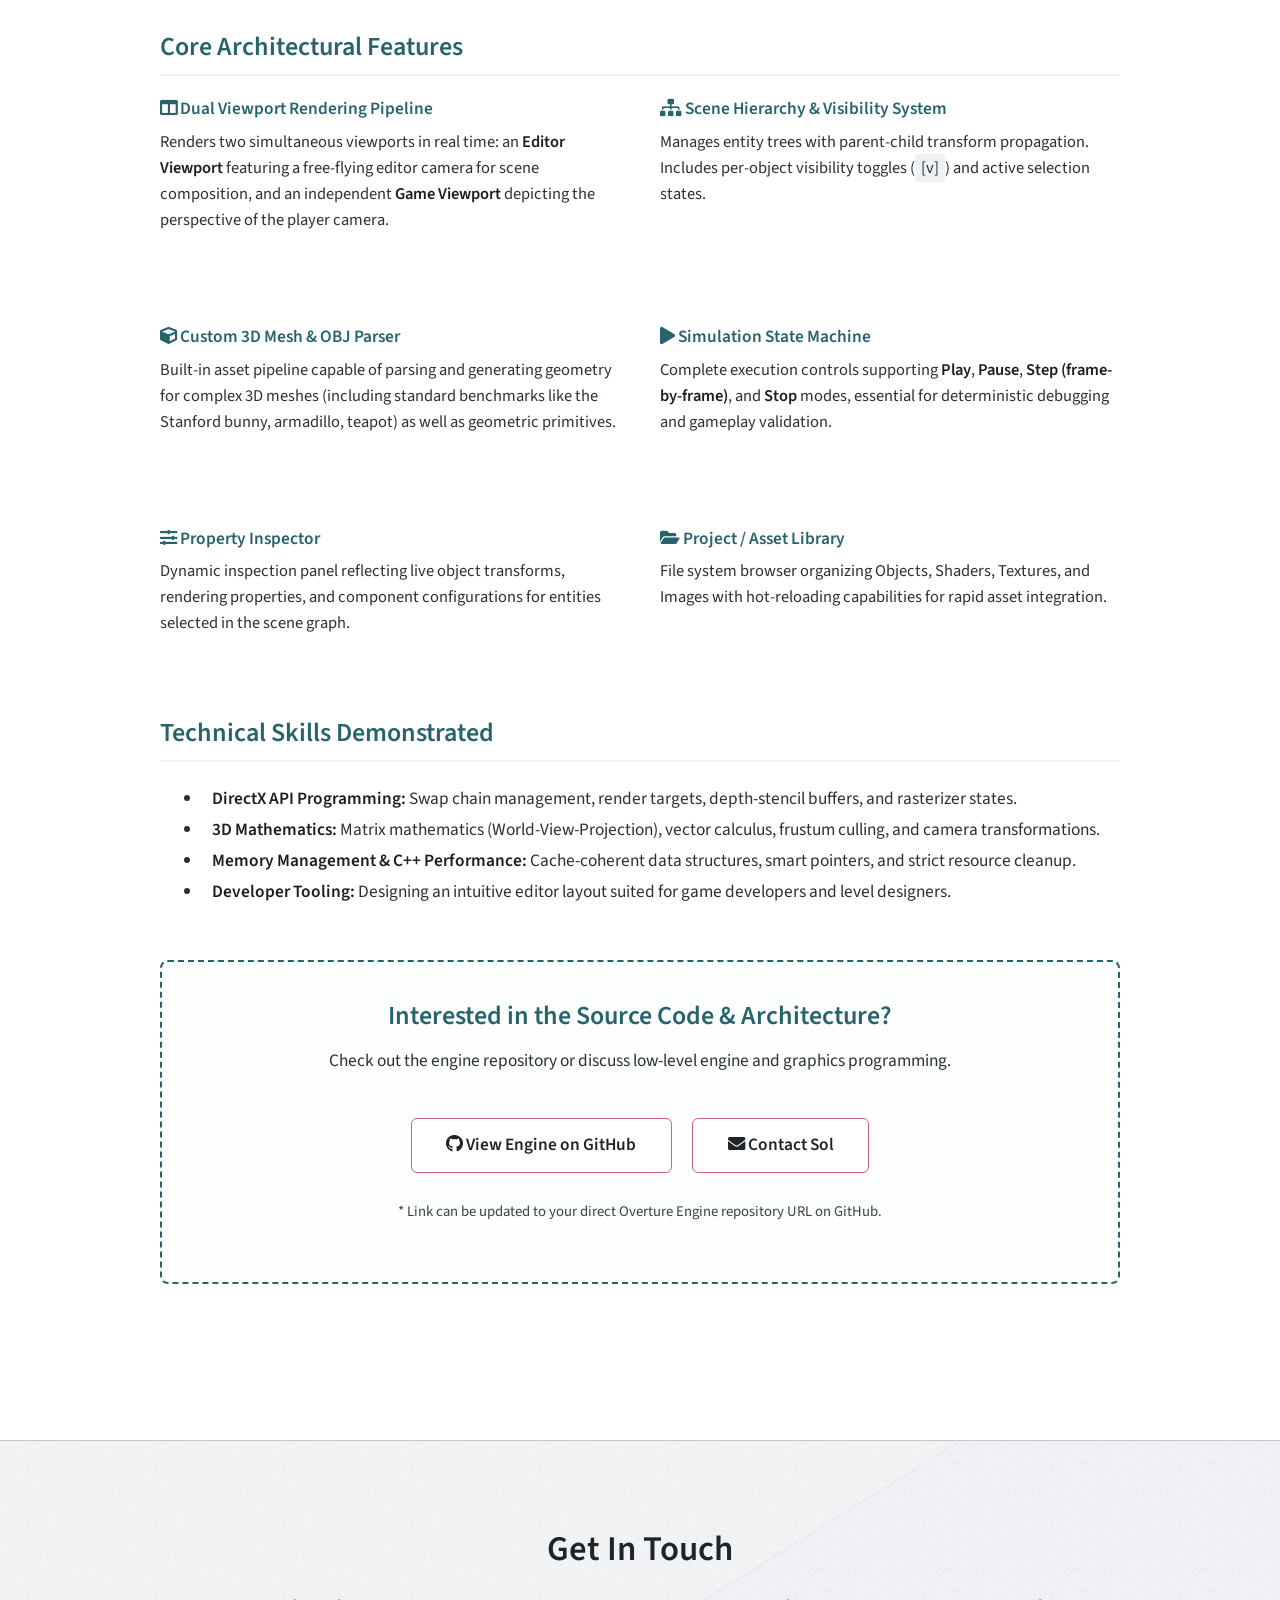
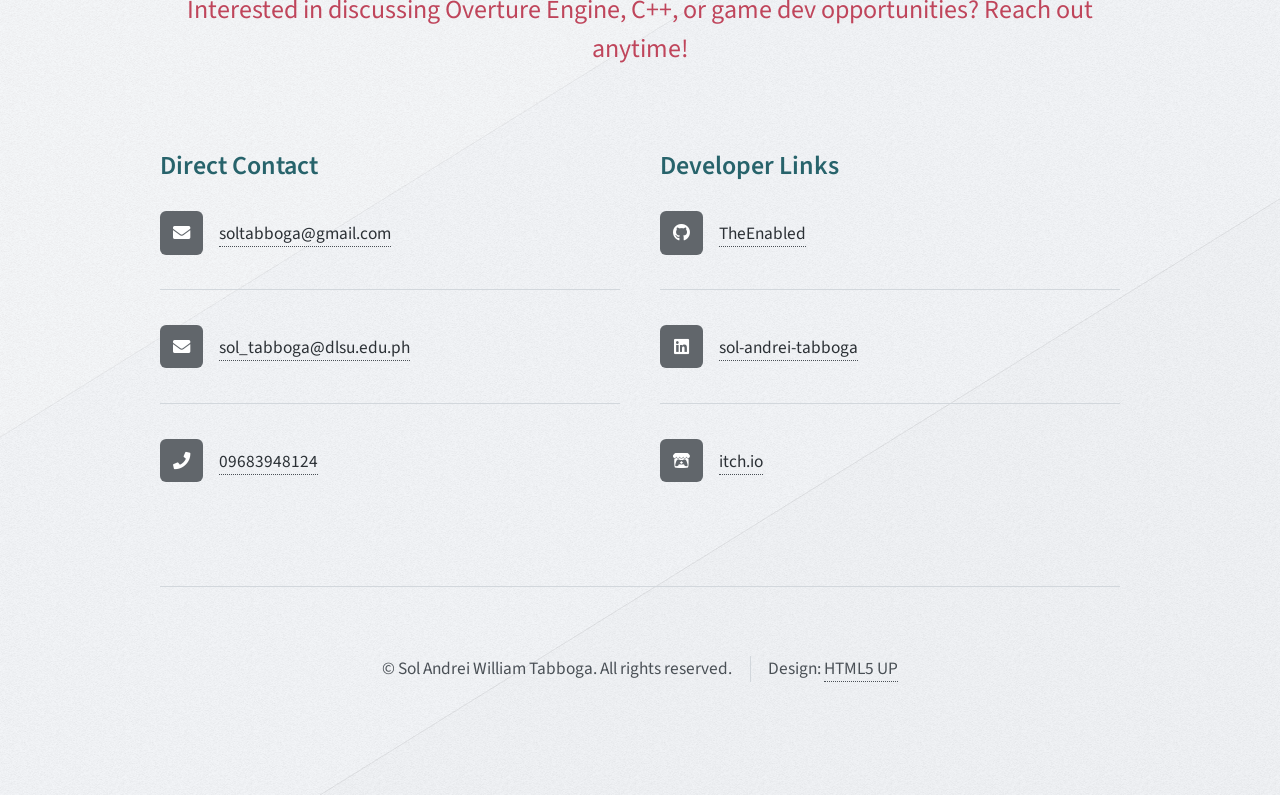
<file: overture-engine.html>
<!DOCTYPE HTML>
<!--
	Telephasic by HTML5 UP
	html5up.net | @ajlkn
	Free for personal and commercial use under the CCA 3.0 license (html5up.net/license)
-->
<html lang="en">
	<head>
		<title>Overture Engine | Custom DirectX 3D Engine | Sol Andrei William Tabboga</title>
		<meta charset="utf-8" />
		<meta name="viewport" content="width=device-width, initial-scale=1, user-scalable=no" />
		<link rel="stylesheet" href="assets/css/main.css" />
	</head>
	<body class="no-sidebar is-preload">
		<div id="page-wrapper">

			<!-- Header -->
				<div id="header-wrapper">
					<div id="header" class="container">

						<!-- Logo -->
							<h1 id="logo"><a href="index.html">Sol Tabboga</a></h1>

						<!-- Nav -->
							<nav id="nav">
								<ul class="nav-left">
									<li><a href="index.html">Home</a></li>
									<li>
										<a href="index.html#games">Games</a>
										<ul>
											<li><a href="paramnesia.html">Paramnesia</a></li>
											<li><a href="neatly.html">Neatly</a></li>
											<li><a href="covalent-hearts.html">Covalent Hearts</a></li>
											<li><a href="mythos-manuscripts.html">Mythos Manuscripts</a></li>
										</ul>
									</li>
									<li><a href="overture-engine.html" class="active">Overture Engine</a></li>
								</ul>
								<ul class="nav-right">
									<li><a href="index.html#certifications">Certifications</a></li>
									<li><a href="#contact">Contact</a></li>
								</ul>
							</nav>

					</div>
				</div>

			<!-- Main -->
				<div class="wrapper">
					<div class="container" id="main">

						<p style="margin-bottom: 2em;">
							<a href="index.html" style="text-decoration: none; font-weight: 600; color: #27636b;">&larr; Back to Portfolio</a>
						</p>

						<!-- Content -->
							<article id="content">
								<header>
									<h2>Overture Engine</h2>
									<p>A custom 3D game engine and interactive editor built from the ground up in C++ with DirectX.</p>
								</header>

								<!-- Project Metadata Banner -->
								<div class="project-meta-box">
									<div class="row">
										<div class="col-3 col-6-mobile">
											<strong style="color: #27636b;">Author &amp; Role:</strong><br />
											Sol Andrei William Tabboga (Engine Architecture)
										</div>
										<div class="col-3 col-6-mobile">
											<strong style="color: #27636b;">Language &amp; API:</strong><br />
											C++ / DirectX
										</div>
										<div class="col-3 col-6-mobile">
											<strong style="color: #27636b;">Architecture:</strong><br />
											Dual Viewports, Scene Graph, OBJ Loader
										</div>
										<div class="col-3 col-6-mobile">
											<strong style="color: #27636b;">Platform:</strong><br />
											Windows 64-bit
										</div>
									</div>
								</div>

								<!-- Featured Hero Image -->
								<div class="image-wrapper first">
									<span class="image featured"><img src="images/OvertureEngine.jpg" alt="Overture Engine Custom DirectX Editor Interface" style="box-shadow: 0 10px 30px rgba(0,0,0,0.15); border-radius: 6px;" /></span>
								</div>

								<!-- Section: Overview & Motivation -->
								<section style="margin-top: 2.5em;">
									<h3 style="color: #27636b; font-size: 1.5em; border-bottom: 2px solid #eef2f5; padding-bottom: 0.3em; margin-bottom: 0.8em;">
										Engineering Overview
									</h3>
									<p>
										<strong>Overture Engine</strong> is a 3D game engine and native editor designed and coded in C++ to develop a deep, first-principles understanding of graphics rendering pipelines, hardware resource management, math foundations (vectors, matrices, quaternions), and editor tooling.
									</p>
									<p>
										Unlike using high-level commercial engines, constructing Overture required implementing the DirectX rendering device, managing vertex and index buffers, compiling HLSL shaders, and creating an integrated graphical user interface with scene hierarchy management and real-time execution states.
									</p>
								</section>

								<!-- Section: Key Technical Features -->
								<section style="margin-top: 2.5em;">
									<h3 style="color: #27636b; font-size: 1.5em; border-bottom: 2px solid #eef2f5; padding-bottom: 0.3em; margin-bottom: 0.8em;">
										Core Architectural Features
									</h3>
									<div class="row">
										<div class="col-6 col-12-narrower">
											<h4 style="color: #27636b; margin-bottom: 0.4em;"><i class="fas fa-columns"></i> Dual Viewport Rendering Pipeline</h4>
											<p style="font-size: 0.95em;">
												Renders two simultaneous viewports in real time: an <strong>Editor Viewport</strong> featuring a free-flying editor camera for scene composition, and an independent <strong>Game Viewport</strong> depicting the perspective of the player camera.
											</p>
										</div>
										<div class="col-6 col-12-narrower">
											<h4 style="color: #27636b; margin-bottom: 0.4em;"><i class="fas fa-sitemap"></i> Scene Hierarchy &amp; Visibility System</h4>
											<p style="font-size: 0.95em;">
												Manages entity trees with parent-child transform propagation. Includes per-object visibility toggles (<code style="background: #eef2f5; padding: 2px 6px; border-radius: 3px;">[v]</code>) and active selection states.
											</p>
										</div>
										<div class="col-6 col-12-narrower" style="margin-top: 1.5em;">
											<h4 style="color: #27636b; margin-bottom: 0.4em;"><i class="fas fa-cube"></i> Custom 3D Mesh &amp; OBJ Parser</h4>
											<p style="font-size: 0.95em;">
												Built-in asset pipeline capable of parsing and generating geometry for complex 3D meshes (including standard benchmarks like the Stanford bunny, armadillo, teapot) as well as geometric primitives.
											</p>
										</div>
										<div class="col-6 col-12-narrower" style="margin-top: 1.5em;">
											<h4 style="color: #27636b; margin-bottom: 0.4em;"><i class="fas fa-play"></i> Simulation State Machine</h4>
											<p style="font-size: 0.95em;">
												Complete execution controls supporting <strong>Play</strong>, <strong>Pause</strong>, <strong>Step (frame-by-frame)</strong>, and <strong>Stop</strong> modes, essential for deterministic debugging and gameplay validation.
											</p>
										</div>
										<div class="col-6 col-12-narrower" style="margin-top: 1.5em;">
											<h4 style="color: #27636b; margin-bottom: 0.4em;"><i class="fas fa-sliders-h"></i> Property Inspector</h4>
											<p style="font-size: 0.95em;">
												Dynamic inspection panel reflecting live object transforms, rendering properties, and component configurations for entities selected in the scene graph.
											</p>
										</div>
										<div class="col-6 col-12-narrower" style="margin-top: 1.5em;">
											<h4 style="color: #27636b; margin-bottom: 0.4em;"><i class="fas fa-folder-open"></i> Project / Asset Library</h4>
											<p style="font-size: 0.95em;">
												File system browser organizing Objects, Shaders, Textures, and Images with hot-reloading capabilities for rapid asset integration.
											</p>
										</div>
									</div>
								</section>

								<!-- Section: Technical Stack & Skills Demonstrated -->
								<section style="margin-top: 2.5em;">
									<h3 style="color: #27636b; font-size: 1.5em; border-bottom: 2px solid #eef2f5; padding-bottom: 0.3em; margin-bottom: 0.8em;">
										Technical Skills Demonstrated
									</h3>
									<ul style="list-style: disc; margin-left: 1.5em; line-height: 1.8em; margin-bottom: 1.5em;">
										<li><strong>DirectX API Programming:</strong> Swap chain management, render targets, depth-stencil buffers, and rasterizer states.</li>
										<li><strong>3D Mathematics:</strong> Matrix mathematics (World-View-Projection), vector calculus, frustum culling, and camera transformations.</li>
										<li><strong>Memory Management &amp; C++ Performance:</strong> Cache-coherent data structures, smart pointers, and strict resource cleanup.</li>
										<li><strong>Developer Tooling:</strong> Designing an intuitive editor layout suited for game developers and level designers.</li>
									</ul>
								</section>

								<!-- Source Code Callout Box -->
								<div class="download-card">
									<h3 style="color: #27636b; margin-bottom: 0.5em;">Interested in the Source Code &amp; Architecture?</h3>
									<p style="margin-bottom: 1.5em;">Check out the engine repository or discuss low-level engine and graphics programming.</p>
									<ul class="actions" style="justify-content: center;">
										<li><a href="https://github.com/TheEnabled" target="_blank" rel="noopener noreferrer" class="button"><i class="fab fa-github"></i> View Engine on GitHub</a></li>
										<li><a href="index.html#contact" class="button alt"><i class="fas fa-envelope"></i> Contact Sol</a></li>
									</ul>
									<p style="font-size: 0.85em; color: #3a4047; margin-top: 1em;">* Link can be updated to your direct Overture Engine repository URL on GitHub.</p>
								</div>

							</article>

					</div>
				</div>

			<!-- Footer / Contact -->
				<div id="footer-wrapper">
					<div id="footer" class="container">
						<header class="major" id="contact">
							<h2>Get In Touch</h2>
							<p>Interested in discussing Overture Engine, C++, or game dev opportunities? Reach out anytime!</p>
						</header>
						<div class="row">
							<section class="col-6 col-12-narrower">
								<h3 style="margin-bottom: 1em; color: #27636b;">Direct Contact</h3>
								<ul class="divided icons">
									<li class="icon solid fa-envelope">
										<a href="mailto:soltabboga@gmail.com">soltabboga@gmail.com</a>
									</li>
									<li class="icon solid fa-envelope">
										<a href="mailto:sol_tabboga@dlsu.edu.ph">sol_tabboga@dlsu.edu.ph</a>
									</li>
									<li class="icon solid fa-phone">
										<a href="tel:09683948124">09683948124</a>
									</li>
								</ul>
							</section>
							<section class="col-6 col-12-narrower">
								<h3 style="margin-bottom: 1em; color: #27636b;">Developer Links</h3>
								<ul class="divided icons">
									<li class="icon brands fa-github">
										<a href="https://github.com/TheEnabled" target="_blank" rel="noopener noreferrer"><span class="extra">github.com/</span>TheEnabled</a>
									</li>
									<li class="icon brands fa-linkedin">
										<a href="https://www.linkedin.com/in/sol-andrei-tabboga-537241425" target="_blank" rel="noopener noreferrer"><span class="extra">linkedin.com/in/</span>sol-andrei-tabboga</a>
									</li>
									<li class="icon brands fa-itch-io">
										<a href="https://theenabled.itch.io/" target="_blank" rel="noopener noreferrer"><span class="extra">theenabled.</span>itch.io</a>
									</li>
								</ul>
							</section>
						</div>
					</div>
					<div id="copyright" class="container">
						<ul class="menu">
							<li>&copy; Sol Andrei William Tabboga. All rights reserved.</li><li>Design: <a href="http://html5up.net">HTML5 UP</a></li>
						</ul>
					</div>
				</div>

		</div>

		<!-- Scripts -->
			<script src="assets/js/jquery.min.js"></script>
			<script src="assets/js/jquery.dropotron.min.js"></script>
			<script src="assets/js/browser.min.js"></script>
			<script src="assets/js/breakpoints.min.js"></script>
			<script src="assets/js/util.js"></script>
			<script src="assets/js/main.js"></script>

	</body>
</html>
</file>
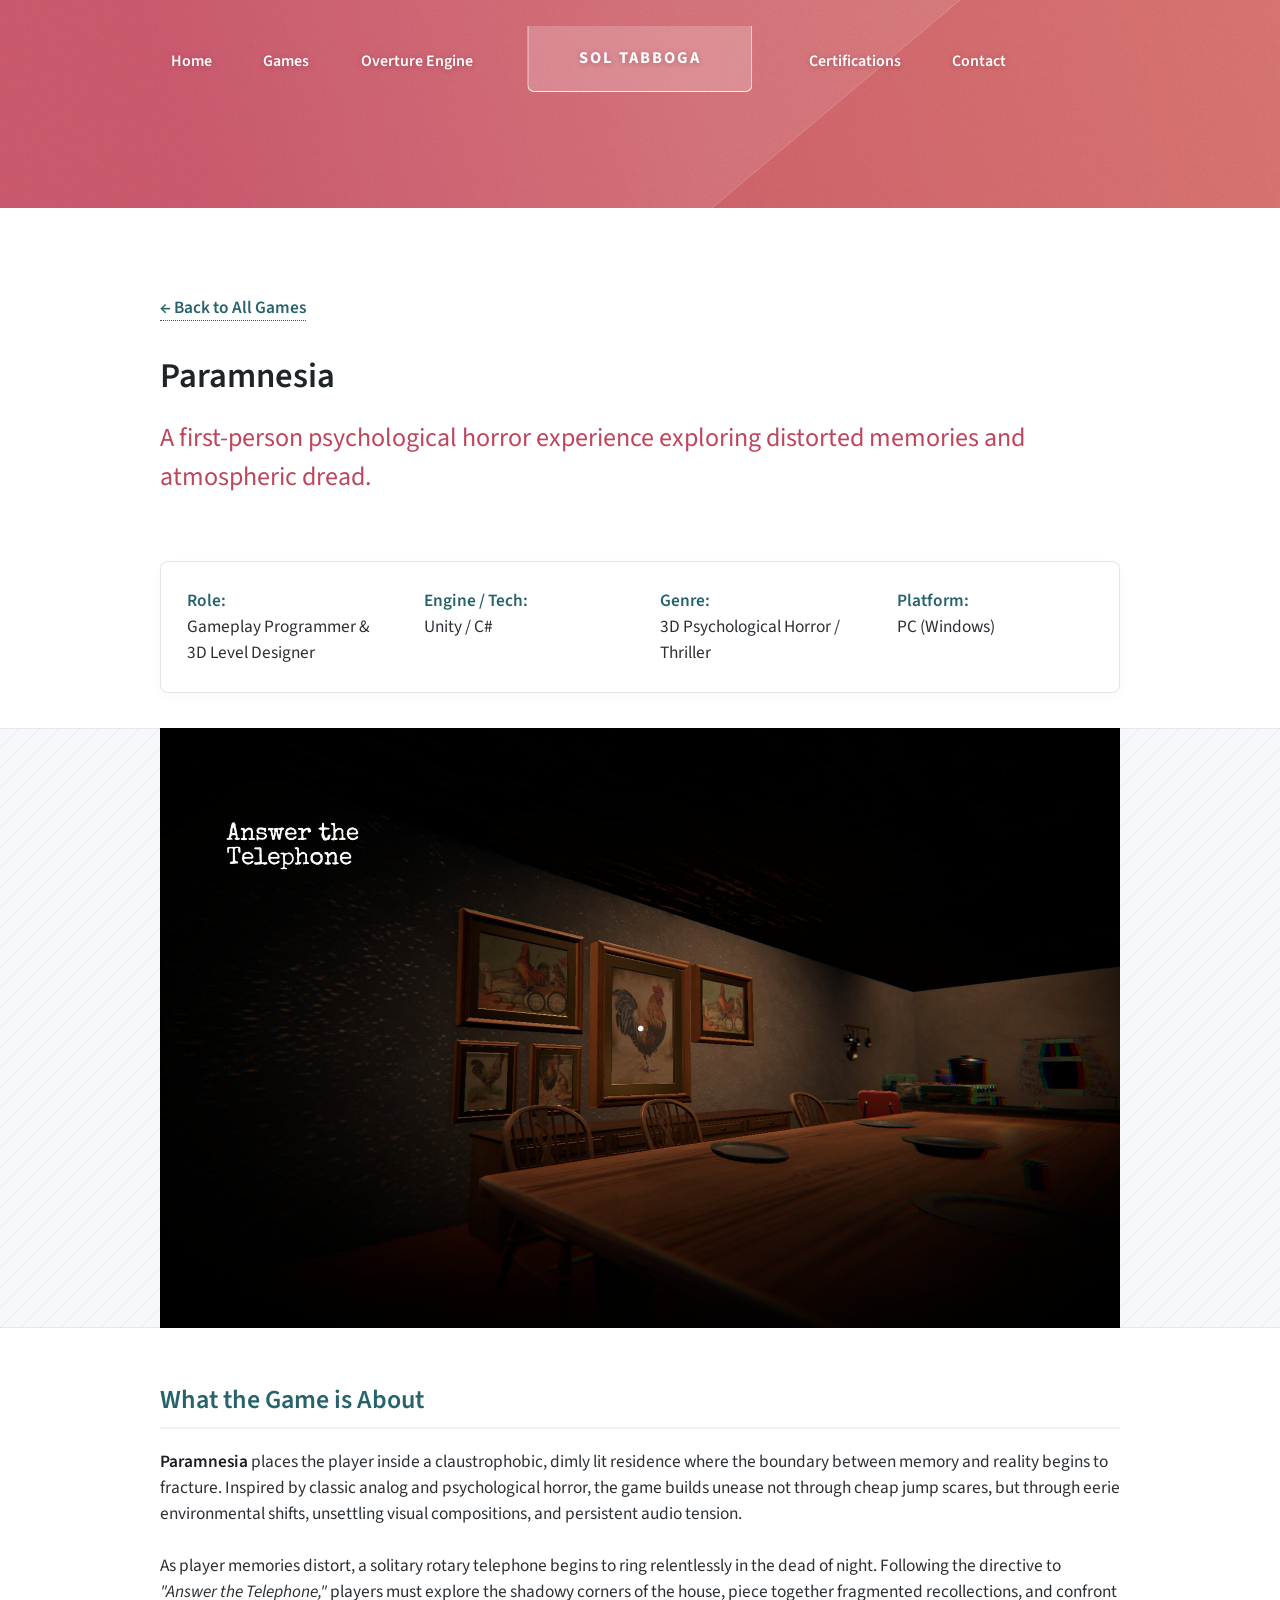
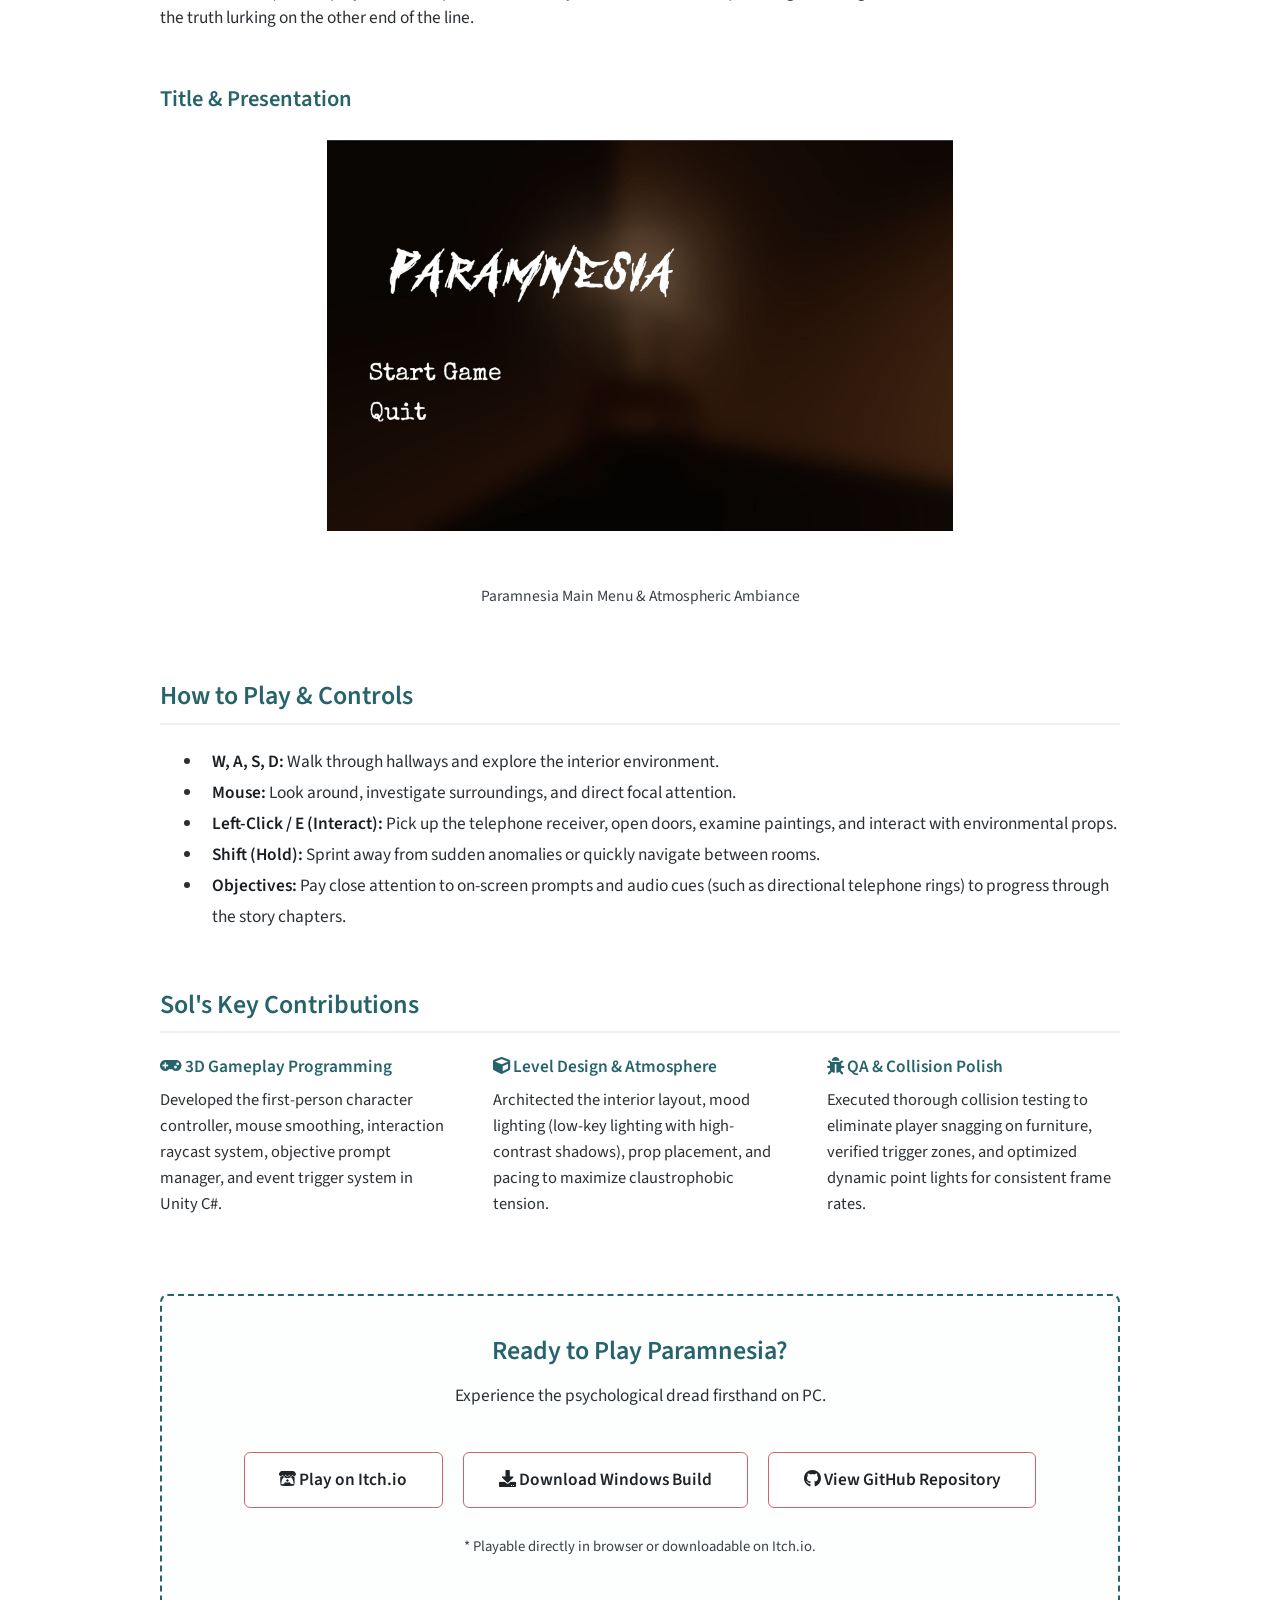
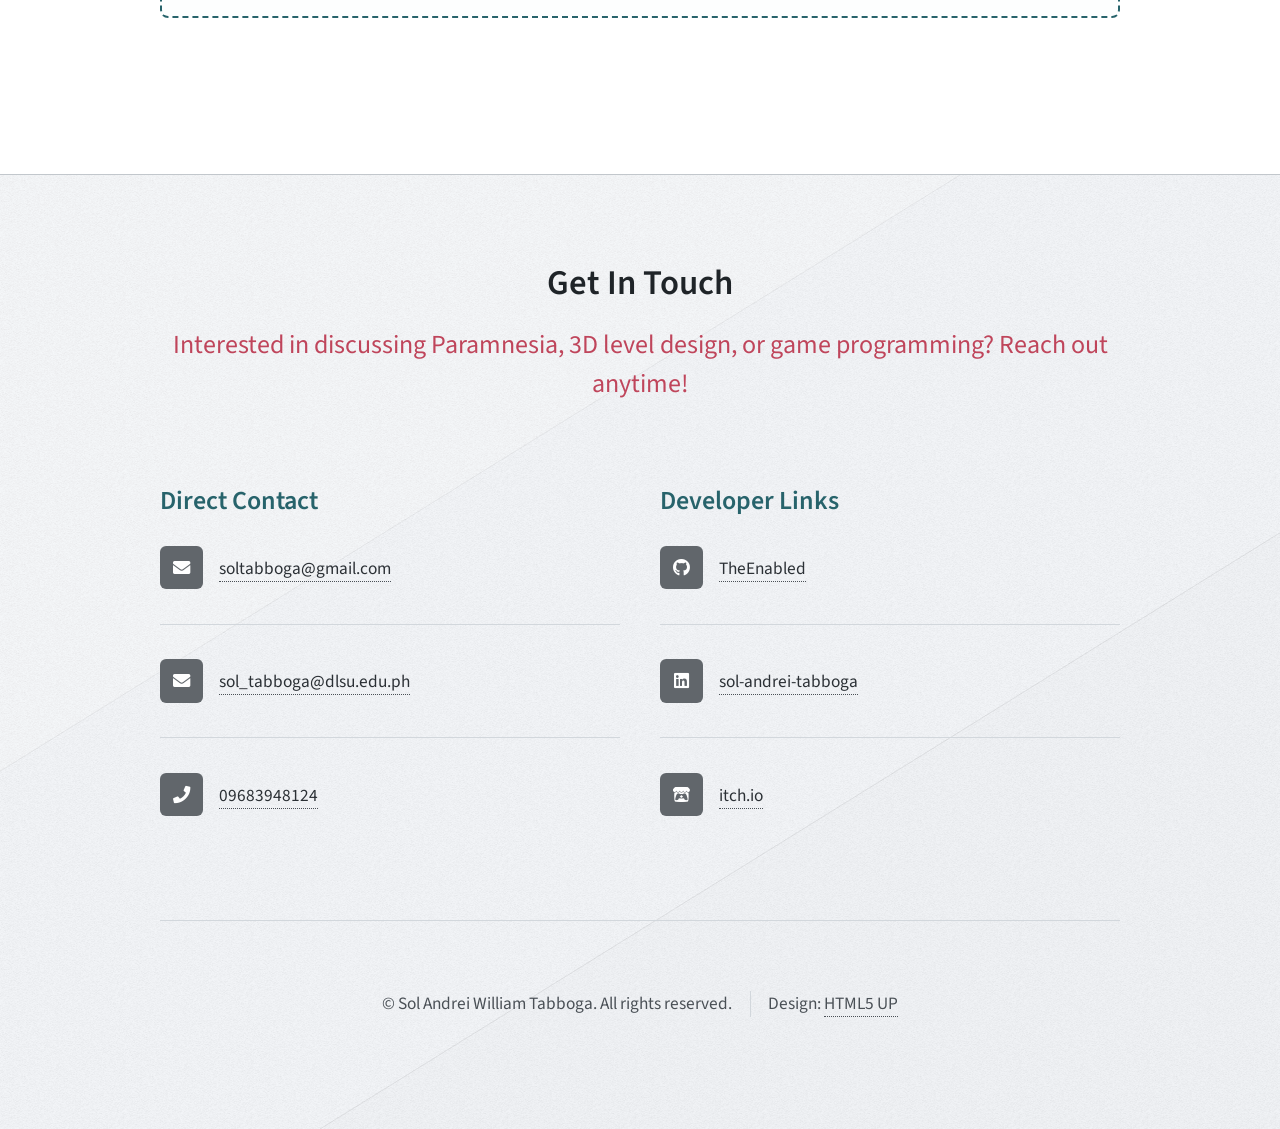
<file: paramnesia.html>
<!DOCTYPE HTML>
<!--
	Telephasic by HTML5 UP
	html5up.net | @ajlkn
	Free for personal and commercial use under the CCA 3.0 license (html5up.net/license)
-->
<html lang="en">
	<head>
		<title>Paramnesia | Game Details | Sol Andrei William Tabboga</title>
		<meta charset="utf-8" />
		<meta name="viewport" content="width=device-width, initial-scale=1, user-scalable=no" />
		<link rel="stylesheet" href="assets/css/main.css" />
	</head>
	<body class="no-sidebar is-preload">
		<div id="page-wrapper">

			<!-- Header -->
				<div id="header-wrapper">
					<div id="header" class="container">

						<!-- Logo -->
							<h1 id="logo"><a href="index.html">Sol Tabboga</a></h1>

						<!-- Nav -->
							<nav id="nav">
								<ul class="nav-left">
									<li><a href="index.html">Home</a></li>
									<li>
										<a href="index.html#games">Games</a>
										<ul>
											<li><a href="paramnesia.html">Paramnesia</a></li>
											<li><a href="neatly.html">Neatly</a></li>
											<li><a href="covalent-hearts.html">Covalent Hearts</a></li>
											<li><a href="mythos-manuscripts.html">Mythos Manuscripts</a></li>
										</ul>
									</li>
									<li><a href="overture-engine.html">Overture Engine</a></li>
								</ul>
								<ul class="nav-right">
									<li><a href="index.html#certifications">Certifications</a></li>
									<li><a href="#contact">Contact</a></li>
								</ul>
							</nav>

					</div>
				</div>

			<!-- Main -->
				<div class="wrapper">
					<div class="container" id="main">

						<p style="margin-bottom: 2em;">
							<a href="index.html#games" style="text-decoration: none; font-weight: 600; color: #27636b;">&larr; Back to All Games</a>
						</p>

						<!-- Content -->
							<article id="content">
								<header>
									<h2>Paramnesia</h2>
									<p>A first-person psychological horror experience exploring distorted memories and atmospheric dread.</p>
								</header>

								<!-- Project Metadata Banner -->
								<div class="project-meta-box">
									<div class="row">
										<div class="col-3 col-6-mobile">
											<strong style="color: #27636b;">Role:</strong><br />
											Gameplay Programmer &amp; 3D Level Designer
										</div>
										<div class="col-3 col-6-mobile">
											<strong style="color: #27636b;">Engine / Tech:</strong><br />
											Unity / C#
										</div>
										<div class="col-3 col-6-mobile">
											<strong style="color: #27636b;">Genre:</strong><br />
											3D Psychological Horror / Thriller
										</div>
										<div class="col-3 col-6-mobile">
											<strong style="color: #27636b;">Platform:</strong><br />
											PC (Windows)
										</div>
									</div>
								</div>

								<!-- Featured Hero Image -->
								<div class="image-wrapper first">
									<span class="image featured"><img src="images/Paramnesia 1.jpg" alt="Paramnesia Gameplay Scene - Answer the Telephone" /></span>
								</div>

								<!-- Section: What the Game is About -->
								<section style="margin-top: 2.5em;">
									<h3 style="color: #27636b; font-size: 1.5em; border-bottom: 2px solid #eef2f5; padding-bottom: 0.3em; margin-bottom: 0.8em;">
										What the Game is About
									</h3>
									<p>
										<strong>Paramnesia</strong> places the player inside a claustrophobic, dimly lit residence where the boundary between memory and reality begins to fracture. Inspired by classic analog and psychological horror, the game builds unease not through cheap jump scares, but through eerie environmental shifts, unsettling visual compositions, and persistent audio tension.
									</p>
									<p>
										As player memories distort, a solitary rotary telephone begins to ring relentlessly in the dead of night. Following the directive to <em>"Answer the Telephone,"</em> players must explore the shadowy corners of the house, piece together fragmented recollections, and confront the truth lurking on the other end of the line.
									</p>
								</section>

								<!-- Additional Screenshot / Title Screen -->
								<section style="margin: 2.5em 0;">
									<h3 style="color: #27636b; font-size: 1.3em; margin-bottom: 1em;">Title &amp; Presentation</h3>
									<div class="row">
										<div class="col-8 col-12-narrower" style="margin: 0 auto;">
											<div class="image-wrapper">
												<span class="image featured"><img src="images/Paramnesia 2.jpg" alt="Paramnesia Title Screen" /></span>
											</div>
											<p style="text-align: center; font-size: 0.9em; color: #3a4047;">Paramnesia Main Menu &amp; Atmospheric Ambiance</p>
										</div>
									</div>
								</section>

								<!-- Section: How to Play & Controls -->
								<section style="margin-top: 2.5em;">
									<h3 style="color: #27636b; font-size: 1.5em; border-bottom: 2px solid #eef2f5; padding-bottom: 0.3em; margin-bottom: 0.8em;">
										How to Play &amp; Controls
									</h3>
									<ul style="list-style: disc; margin-left: 1.5em; line-height: 1.8em; margin-bottom: 1.5em;">
										<li><strong>W, A, S, D:</strong> Walk through hallways and explore the interior environment.</li>
										<li><strong>Mouse:</strong> Look around, investigate surroundings, and direct focal attention.</li>
										<li><strong>Left-Click / E (Interact):</strong> Pick up the telephone receiver, open doors, examine paintings, and interact with environmental props.</li>
										<li><strong>Shift (Hold):</strong> Sprint away from sudden anomalies or quickly navigate between rooms.</li>
										<li><strong>Objectives:</strong> Pay close attention to on-screen prompts and audio cues (such as directional telephone rings) to progress through the story chapters.</li>
									</ul>
								</section>

								<!-- Section: Role & Technical Contributions -->
								<section style="margin-top: 2.5em;">
									<h3 style="color: #27636b; font-size: 1.5em; border-bottom: 2px solid #eef2f5; padding-bottom: 0.3em; margin-bottom: 0.8em;">
										Sol's Key Contributions
									</h3>
									<div class="row">
										<div class="col-4 col-12-narrower">
											<h4 style="color: #27636b; margin-bottom: 0.4em;"><i class="fas fa-gamepad"></i> 3D Gameplay Programming</h4>
											<p style="font-size: 0.95em;">
												Developed the first-person character controller, mouse smoothing, interaction raycast system, objective prompt manager, and event trigger system in Unity C#.
											</p>
										</div>
										<div class="col-4 col-12-narrower">
											<h4 style="color: #27636b; margin-bottom: 0.4em;"><i class="fas fa-cube"></i> Level Design &amp; Atmosphere</h4>
											<p style="font-size: 0.95em;">
												Architected the interior layout, mood lighting (low-key lighting with high-contrast shadows), prop placement, and pacing to maximize claustrophobic tension.
											</p>
										</div>
										<div class="col-4 col-12-narrower">
											<h4 style="color: #27636b; margin-bottom: 0.4em;"><i class="fas fa-bug"></i> QA &amp; Collision Polish</h4>
											<p style="font-size: 0.95em;">
												Executed thorough collision testing to eliminate player snagging on furniture, verified trigger zones, and optimized dynamic point lights for consistent frame rates.
											</p>
										</div>
									</div>
								</section>

								<!-- Download / Play Callout Box -->
								<div class="download-card">
									<h3 style="color: #27636b; margin-bottom: 0.5em;">Ready to Play Paramnesia?</h3>
									<p style="margin-bottom: 1.5em;">Experience the psychological dread firsthand on PC.</p>
									<ul class="actions" style="justify-content: center;">
										<li><a href="https://theenabled.itch.io/paramnesia" target="_blank" rel="noopener noreferrer" class="button"><i class="fab fa-itch-io"></i> Play on Itch.io</a></li>
										<li><a href="#" class="button alt"><i class="fas fa-download"></i> Download Windows Build</a></li>
										<li><a href="https://github.com/TheEnabled" target="_blank" rel="noopener noreferrer" class="button alt"><i class="fab fa-github"></i> View GitHub Repository</a></li>
									</ul>
									<p style="font-size: 0.85em; color: #3a4047; margin-top: 1em;">* Playable directly in browser or downloadable on Itch.io.</p>
								</div>

							</article>

					</div>
				</div>

			<!-- Footer / Contact -->
				<div id="footer-wrapper">
					<div id="footer" class="container">
						<header class="major" id="contact">
							<h2>Get In Touch</h2>
							<p>Interested in discussing Paramnesia, 3D level design, or game programming? Reach out anytime!</p>
						</header>
						<div class="row">
							<section class="col-6 col-12-narrower">
								<h3 style="margin-bottom: 1em; color: #27636b;">Direct Contact</h3>
								<ul class="divided icons">
									<li class="icon solid fa-envelope">
										<a href="mailto:soltabboga@gmail.com">soltabboga@gmail.com</a>
									</li>
									<li class="icon solid fa-envelope">
										<a href="mailto:sol_tabboga@dlsu.edu.ph">sol_tabboga@dlsu.edu.ph</a>
									</li>
									<li class="icon solid fa-phone">
										<a href="tel:09683948124">09683948124</a>
									</li>
								</ul>
							</section>
							<section class="col-6 col-12-narrower">
								<h3 style="margin-bottom: 1em; color: #27636b;">Developer Links</h3>
								<ul class="divided icons">
									<li class="icon brands fa-github">
										<a href="https://github.com/TheEnabled" target="_blank" rel="noopener noreferrer"><span class="extra">github.com/</span>TheEnabled</a>
									</li>
									<li class="icon brands fa-linkedin">
										<a href="https://www.linkedin.com/in/sol-andrei-tabboga-537241425" target="_blank" rel="noopener noreferrer"><span class="extra">linkedin.com/in/</span>sol-andrei-tabboga</a>
									</li>
									<li class="icon brands fa-itch-io">
										<a href="https://theenabled.itch.io/" target="_blank" rel="noopener noreferrer"><span class="extra">theenabled.</span>itch.io</a>
									</li>
								</ul>
							</section>
						</div>
					</div>
					<div id="copyright" class="container">
						<ul class="menu">
							<li>&copy; Sol Andrei William Tabboga. All rights reserved.</li><li>Design: <a href="http://html5up.net">HTML5 UP</a></li>
						</ul>
					</div>
				</div>

		</div>

		<!-- Scripts -->
			<script src="assets/js/jquery.min.js"></script>
			<script src="assets/js/jquery.dropotron.min.js"></script>
			<script src="assets/js/browser.min.js"></script>
			<script src="assets/js/breakpoints.min.js"></script>
			<script src="assets/js/util.js"></script>
			<script src="assets/js/main.js"></script>

	</body>
</html>
</file>
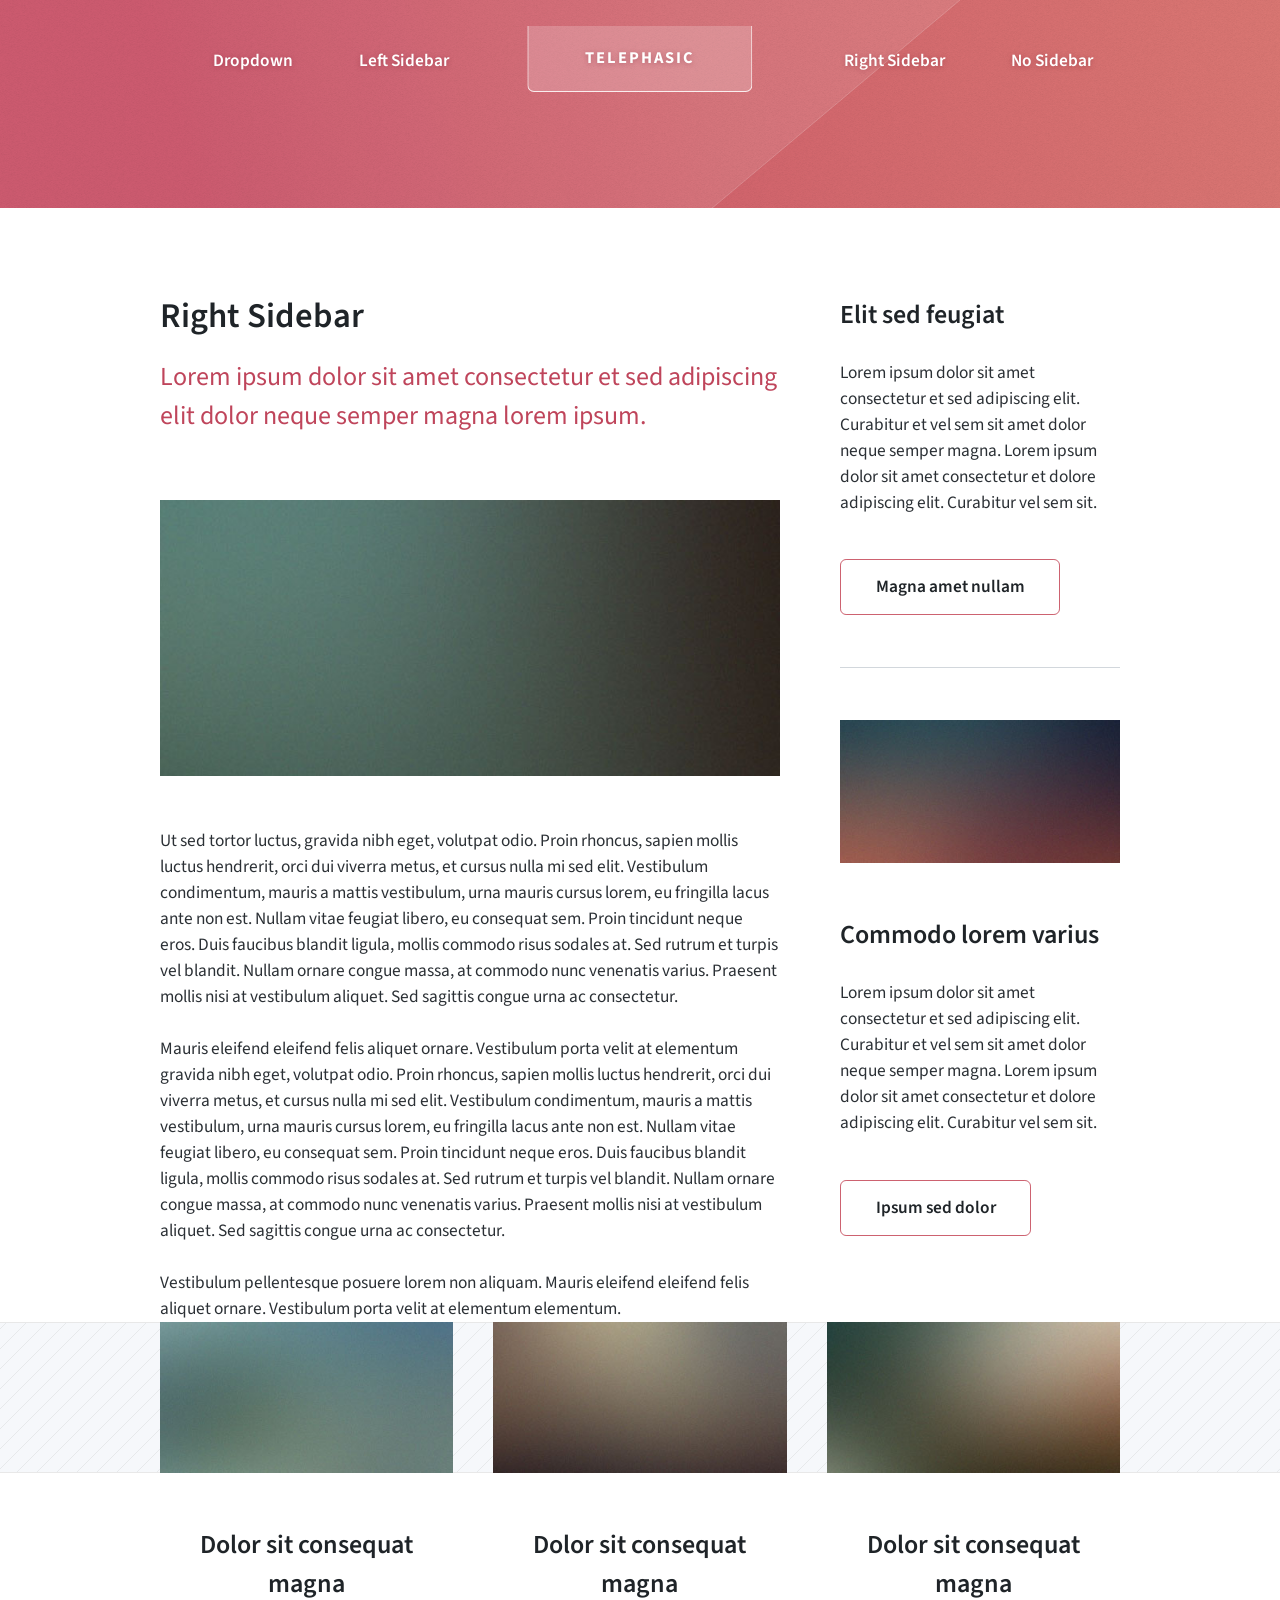
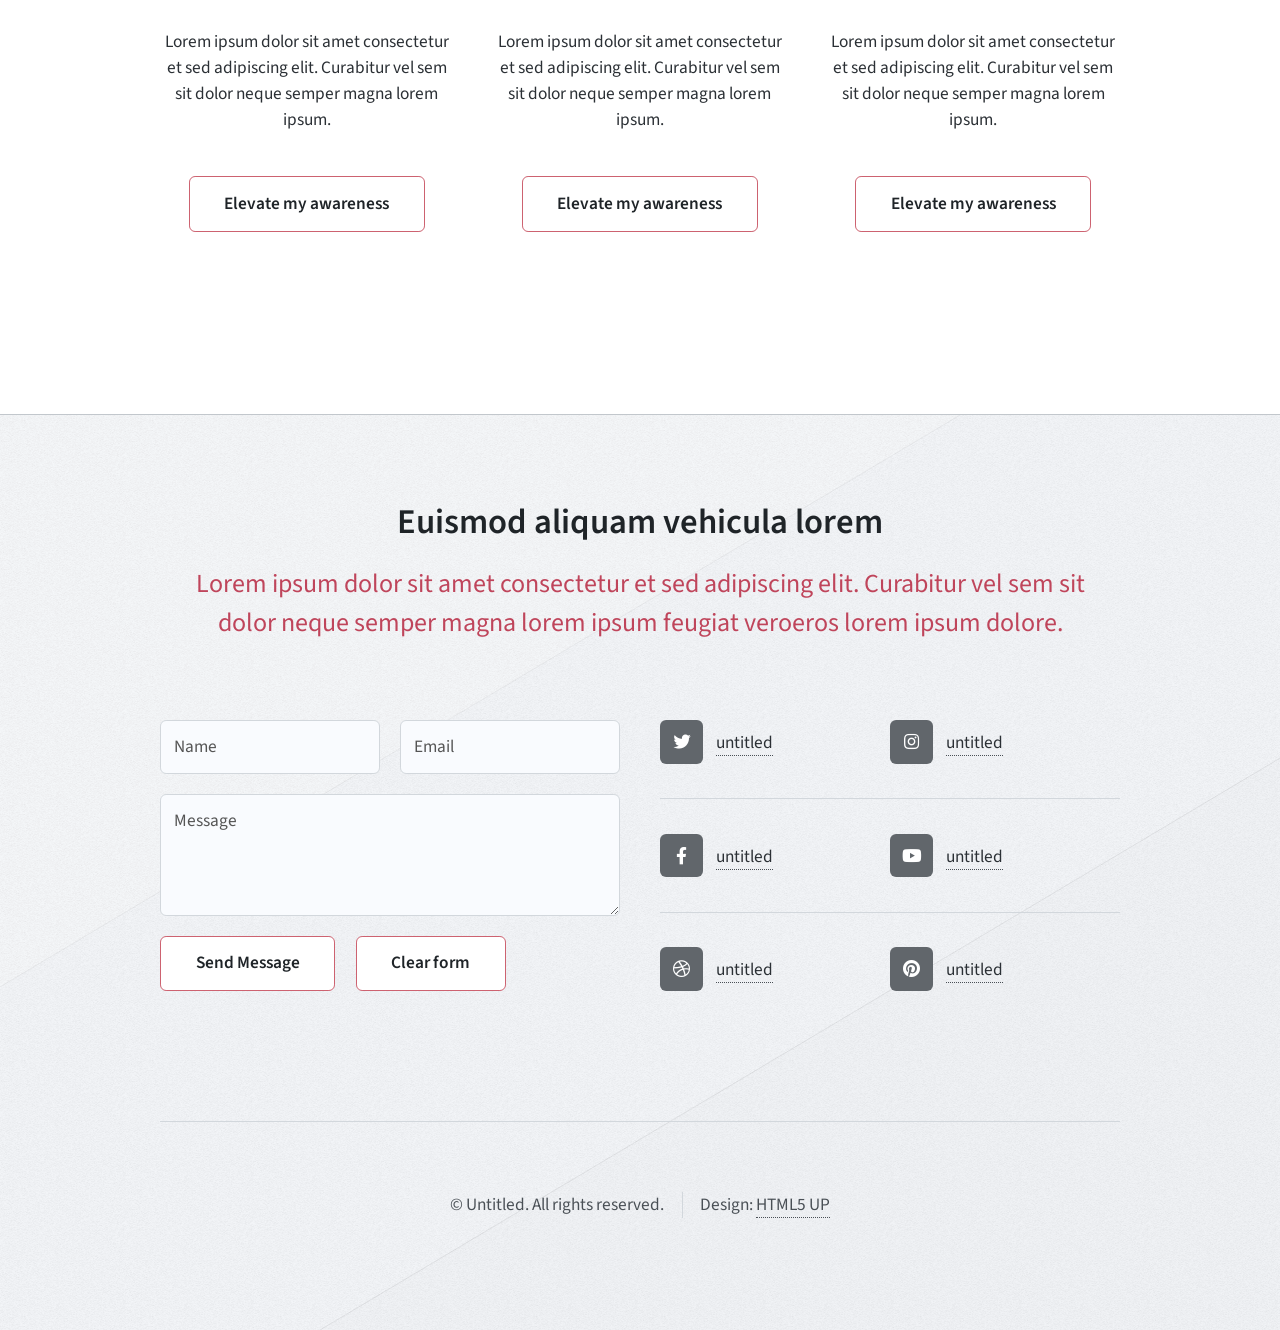
<file: right-sidebar.html>
<!DOCTYPE HTML>
<!--
	Telephasic by HTML5 UP
	html5up.net | @ajlkn
	Free for personal and commercial use under the CCA 3.0 license (html5up.net/license)
-->
<html>
	<head>
		<title>Telephasic by HTML5 UP</title>
		<meta charset="utf-8" />
		<meta name="viewport" content="width=device-width, initial-scale=1, user-scalable=no" />
		<link rel="stylesheet" href="assets/css/main.css" />
	</head>
	<body class="right-sidebar is-preload">
		<div id="page-wrapper">

			<!-- Header -->
				<div id="header-wrapper">
					<div id="header" class="container">

						<!-- Logo -->
							<h1 id="logo"><a href="index.html">Telephasic</a></h1>

						<!-- Nav -->
							<nav id="nav">
								<ul>
									<li>
										<a href="#">Dropdown</a>
										<ul>
											<li><a href="#">Lorem ipsum dolor</a></li>
											<li><a href="#">Magna phasellus</a></li>
											<li><a href="#">Etiam dolore nisl</a></li>
											<li>
												<a href="#">Phasellus consequat</a>
												<ul>
													<li><a href="#">Lorem ipsum dolor</a></li>
													<li><a href="#">Phasellus consequat</a></li>
													<li><a href="#">Magna phasellus</a></li>
													<li><a href="#">Etiam dolore nisl</a></li>
												</ul>
											</li>
											<li><a href="#">Veroeros feugiat</a></li>
										</ul>
									</li>
									<li><a href="left-sidebar.html">Left Sidebar</a></li>
									<li class="break"><a href="right-sidebar.html">Right Sidebar</a></li>
									<li><a href="no-sidebar.html">No Sidebar</a></li>
								</ul>
							</nav>

					</div>
				</div>

			<!-- Main -->
				<div class="wrapper">
					<div class="container" id="main">
						<div class="row gtr-150">
							<div class="col-8 col-12-narrower">

								<!-- Content -->
									<article id="content">
										<header>
											<h2>Right Sidebar</h2>
											<p>Lorem ipsum dolor sit amet consectetur et sed adipiscing elit
											dolor neque semper magna lorem ipsum.</p>
										</header>
										<a href="#" class="image featured"><img src="images/pic01.jpg" alt="" /></a>
										<p>Ut sed tortor luctus, gravida nibh eget, volutpat odio. Proin rhoncus, sapien
										mollis luctus hendrerit, orci dui viverra metus, et cursus nulla mi sed elit. Vestibulum
										condimentum, mauris a mattis vestibulum, urna mauris cursus lorem, eu fringilla lacus
										ante non est. Nullam vitae feugiat libero, eu consequat sem. Proin tincidunt neque
										eros. Duis faucibus blandit ligula, mollis commodo risus sodales at. Sed rutrum et
										turpis vel blandit. Nullam ornare congue massa, at commodo nunc venenatis varius.
										Praesent mollis nisi at vestibulum aliquet. Sed sagittis congue urna ac consectetur.</p>
										<p>Mauris eleifend eleifend felis aliquet ornare. Vestibulum porta velit at elementum
										gravida nibh eget, volutpat odio. Proin rhoncus, sapien
										mollis luctus hendrerit, orci dui viverra metus, et cursus nulla mi sed elit. Vestibulum
										condimentum, mauris a mattis vestibulum, urna mauris cursus lorem, eu fringilla lacus
										ante non est. Nullam vitae feugiat libero, eu consequat sem. Proin tincidunt neque
										eros. Duis faucibus blandit ligula, mollis commodo risus sodales at. Sed rutrum et
										turpis vel blandit. Nullam ornare congue massa, at commodo nunc venenatis varius.
										Praesent mollis nisi at vestibulum aliquet. Sed sagittis congue urna ac consectetur.</p>
										<p>Vestibulum pellentesque posuere lorem non aliquam. Mauris eleifend eleifend
										felis aliquet ornare. Vestibulum porta velit at elementum elementum.</p>
									</article>

							</div>
							<div class="col-4 col-12-narrower">

								<!-- Sidebar -->
									<section id="sidebar">
										<section>
											<header>
												<h3>Elit sed feugiat</h3>
											</header>
											<p>Lorem ipsum dolor sit amet consectetur et sed adipiscing elit. Curabitur et vel
											sem sit amet dolor neque semper magna. Lorem ipsum dolor sit amet consectetur et dolore
											adipiscing elit. Curabitur vel sem sit.</p>
											<ul class="actions">
												<li><a href="#" class="button">Magna amet nullam</a></li>
											</ul>
										</section>
										<section>
											<a href="#" class="image featured"><img src="images/pic07.jpg" alt="" /></a>
											<header>
												<h3>Commodo lorem varius</h3>
											</header>
											<p>Lorem ipsum dolor sit amet consectetur et sed adipiscing elit. Curabitur et vel
											sem sit amet dolor neque semper magna. Lorem ipsum dolor sit amet consectetur et dolore
											adipiscing elit. Curabitur vel sem sit.</p>
											<ul class="actions">
												<li><a href="#" class="button">Ipsum sed dolor</a></li>
											</ul>
										</section>
									</section>

							</div>
						</div>
						<div class="row features">
							<section class="col-4 col-12-narrower feature">
								<div class="image-wrapper first">
									<a href="#" class="image featured"><img src="images/pic03.jpg" alt="" /></a>
								</div>
								<header>
									<h3>Dolor sit consequat magna</h3>
								</header>
								<p>Lorem ipsum dolor sit amet consectetur et sed adipiscing elit. Curabitur
								vel sem sit dolor neque semper magna lorem ipsum.</p>
								<ul class="actions">
									<li><a href="#" class="button">Elevate my awareness</a></li>
								</ul>
							</section>
							<section class="col-4 col-12-narrower feature">
								<div class="image-wrapper">
									<a href="#" class="image featured"><img src="images/pic04.jpg" alt="" /></a>
								</div>
								<header>
									<h3>Dolor sit consequat magna</h3>
								</header>
								<p>Lorem ipsum dolor sit amet consectetur et sed adipiscing elit. Curabitur
								vel sem sit dolor neque semper magna lorem ipsum.</p>
								<ul class="actions">
									<li><a href="#" class="button">Elevate my awareness</a></li>
								</ul>
							</section>
							<section class="col-4 col-12-narrower feature">
								<div class="image-wrapper">
									<a href="#" class="image featured"><img src="images/pic05.jpg" alt="" /></a>
								</div>
								<header>
									<h3>Dolor sit consequat magna</h3>
								</header>
								<p>Lorem ipsum dolor sit amet consectetur et sed adipiscing elit. Curabitur
								vel sem sit dolor neque semper magna lorem ipsum.</p>
								<ul class="actions">
									<li><a href="#" class="button">Elevate my awareness</a></li>
								</ul>
							</section>
						</div>
					</div>
				</div>

			<!-- Footer -->
				<div id="footer-wrapper">
					<div id="footer" class="container">
						<header class="major">
							<h2>Euismod aliquam vehicula lorem</h2>
							<p>Lorem ipsum dolor sit amet consectetur et sed adipiscing elit. Curabitur vel sem sit<br />
							dolor neque semper magna lorem ipsum feugiat veroeros lorem ipsum dolore.</p>
						</header>
						<div class="row">
							<section class="col-6 col-12-narrower">
								<form method="post" action="#">
									<div class="row gtr-50">
										<div class="col-6 col-12-mobile">
											<input name="name" placeholder="Name" type="text" />
										</div>
										<div class="col-6 col-12-mobile">
											<input name="email" placeholder="Email" type="text" />
										</div>
										<div class="col-12">
											<textarea name="message" placeholder="Message"></textarea>
										</div>
										<div class="col-12">
											<ul class="actions">
												<li><input type="submit" value="Send Message" /></li>
												<li><input type="reset" value="Clear form" /></li>
											</ul>
										</div>
									</div>
								</form>
							</section>
							<section class="col-6 col-12-narrower">
								<div class="row gtr-0">
									<ul class="divided icons col-6 col-12-mobile">
										<li class="icon brands fa-twitter"><a href="#"><span class="extra">twitter.com/</span>untitled</a></li>
										<li class="icon brands fa-facebook-f"><a href="#"><span class="extra">facebook.com/</span>untitled</a></li>
										<li class="icon brands fa-dribbble"><a href="#"><span class="extra">dribbble.com/</span>untitled</a></li>
									</ul>
									<ul class="divided icons col-6 col-12-mobile">
										<li class="icon brands fa-instagram"><a href="#"><span class="extra">instagram.com/</span>untitled</a></li>
										<li class="icon brands fa-youtube"><a href="#"><span class="extra">youtube.com/</span>untitled</a></li>
										<li class="icon brands fa-pinterest"><a href="#"><span class="extra">pinterest.com/</span>untitled</a></li>
									</ul>
								</div>
							</section>
						</div>
					</div>
					<div id="copyright" class="container">
						<ul class="menu">
							<li>&copy; Untitled. All rights reserved.</li><li>Design: <a href="http://html5up.net">HTML5 UP</a></li>
						</ul>
					</div>
				</div>

		</div>

		<!-- Scripts -->
			<script src="assets/js/jquery.min.js"></script>
			<script src="assets/js/jquery.dropotron.min.js"></script>
			<script src="assets/js/browser.min.js"></script>
			<script src="assets/js/breakpoints.min.js"></script>
			<script src="assets/js/util.js"></script>
			<script src="assets/js/main.js"></script>

	</body>
</html>
</file>
<file: assets/css/main.css>
@import url("fontawesome-all.min.css");
@import url("https://fonts.googleapis.com/css?family=Source+Sans+Pro:300,300italic,400,400italic,600,700");

/*
	Telephasic by HTML5 UP
	html5up.net | @ajlkn
	Free for personal and commercial use under the CCA 3.0 license (html5up.net/license)
*/

html, body, div, span, applet, object,
iframe, h1, h2, h3, h4, h5, h6, p, blockquote,
pre, a, abbr, acronym, address, big, cite,
code, del, dfn, em, img, ins, kbd, q, s, samp,
small, strike, strong, sub, sup, tt, var, b,
u, i, center, dl, dt, dd, ol, ul, li, fieldset,
form, label, legend, table, caption, tbody,
tfoot, thead, tr, th, td, article, aside,
canvas, details, embed, figure, figcaption,
footer, header, hgroup, menu, nav, output, ruby,
section, summary, time, mark, audio, video {
	margin: 0;
	padding: 0;
	border: 0;
	font-size: 100%;
	font: inherit;
	vertical-align: baseline;}

article, aside, details, figcaption, figure,
footer, header, hgroup, menu, nav, section {
	display: block;}

body {
	line-height: 1;
}

ol, ul {
	list-style: none;
}

blockquote, q {
	quotes: none;
}

	blockquote:before, blockquote:after, q:before, q:after {
		content: '';
		content: none;
	}

table {
	border-collapse: collapse;
	border-spacing: 0;
}

body {
	-webkit-text-size-adjust: none;
}

mark {
	background-color: transparent;
	color: inherit;
}

input::-moz-focus-inner {
	border: 0;
	padding: 0;
}

input, select, textarea {
	-moz-appearance: none;
	-webkit-appearance: none;
	-ms-appearance: none;
	appearance: none;
}

/* Basic */

	@-ms-viewport {
		width: device-width;
	}

	html {
		box-sizing: border-box;
	}

	*, *:before, *:after {
		box-sizing: inherit;
	}

	body {
		background: #f5f7fa;
		font-family: 'Source Sans Pro', sans-serif;
		font-weight: 400;
		color: #2b3035;
		line-height: 1.75em;
		font-size: 14pt;
	}

		body.is-preload *, body.is-preload *:before, body.is-preload *:after {
			-moz-animation: none !important;
			-webkit-animation: none !important;
			-ms-animation: none !important;
			animation: none !important;
			-moz-transition: none !important;
			-webkit-transition: none !important;
			-ms-transition: none !important;
			transition: none !important;
		}

	input, textarea, select {
		font-family: 'Source Sans Pro', sans-serif;
		font-weight: 400;
		color: #2b3035;
		line-height: 1.75em;
		font-size: 15pt;
	}

	h1, h2, h3, h4, h5, h6 {
		font-weight: 600;
		color: #1f2428;
	}

	h1 a, h2 a, h3 a, h4 a, h5 a, h6 a {
		color: inherit;
		text-decoration: none;
	}

	h2 {
		font-size: 2em;
		line-height: 1.25em;
	}

	h3 {
		font-size: 1.5em;
		line-height: 1.5em;
	}

	a {
		-moz-transition: color 0.25s ease-in-out, border-color 0.25s ease-in-out, background-color 0.25s ease-in-out;
		-webkit-transition: color 0.25s ease-in-out, border-color 0.25s ease-in-out, background-color 0.25s ease-in-out;
		-ms-transition: color 0.25s ease-in-out, border-color 0.25s ease-in-out, background-color 0.25s ease-in-out;
		transition: color 0.25s ease-in-out, border-color 0.25s ease-in-out, background-color 0.25s ease-in-out;
		color: inherit;
		text-decoration: none;
		border-bottom: dotted 1px #4a5056;
	}

		a:hover {
			color: #BF455B;
			border-bottom-color: rgba(255, 255, 255, 0);
		}

	strong, b {
		font-weight: 600;
		color: #1a1e22;
	}

	em, i {
		font-style: italic;
	}

	sub {
		position: relative;
		top: 0.5em;
		font-size: 0.8em;
	}

	sup {
		position: relative;
		top: -0.5em;
		font-size: 0.8em;
	}

	hr {
		border: 0;
		border-top: solid 1px #c2c7cc;
	}

	blockquote {
		border-left: solid 0.5em #c2c7cc;
		padding: 1em 0 1em 2em;
		font-style: italic;
	}

	p, ul, ol, dl, table {
		margin-bottom: 1.5em;
	}

	br.clear {
		clear: both;
	}

	.features {
		margin-bottom: 1.5em;
	}

	.feature {
		text-align: center;
	}

/* Sections/Article */

	section, article {
		margin-bottom: 3em;
	}

	section > :last-child,
	article > :last-child,
	section:last-child,
	article:last-child {
		margin-bottom: 0;
	}

	.row > section, .row > article {
		margin-bottom: 0;
	}

	header {
		margin-bottom: 1.5em;
	}

		header > p {
			display: block;
			color: #BF455B;
			font-weight: 400;
			padding: 0.75em 0 1em 0;
			font-size: 1.5em;
			line-height: 1.5em;
		}

		header.major {
			text-align: center;
		}

/* Container */

	.container {
		margin: 0 auto;
		max-width: 100%;
		width: 1200px;
	}

		@media screen and (max-width: 1280px) {

			.container {
				width: 960px;
			}

		}

		@media screen and (max-width: 1080px) {

			.container {
				width: 100%;
			}

		}

		@media screen and (max-width: 820px) {

			.container {
				width: 100%;
			}

		}

		@media screen and (max-width: 736px) {

			.container {
				width: 100%;
			}

		}

		@media screen and (max-width: 480px) {

			.container {
				width: 100%;
			}

		}

/* Row */

	.row {
		display: flex;
		flex-wrap: wrap;
		box-sizing: border-box;
		align-items: stretch;
	}

		.row > * {
			box-sizing: border-box;
		}

		.row.gtr-uniform > * > :last-child {
			margin-bottom: 0;
		}

		.row.aln-left {
			justify-content: flex-start;
		}

		.row.aln-center {
			justify-content: center;
		}

		.row.aln-right {
			justify-content: flex-end;
		}

		.row.aln-top {
			align-items: flex-start;
		}

		.row.aln-middle {
			align-items: center;
		}

		.row.aln-bottom {
			align-items: flex-end;
		}

		.row > .imp {
			order: -1;
		}

		.row > .col-1 {
			width: 8.33333%;
		}

		.row > .off-1 {
			margin-left: 8.33333%;
		}

		.row > .col-2 {
			width: 16.66667%;
		}

		.row > .off-2 {
			margin-left: 16.66667%;
		}

		.row > .col-3 {
			width: 25%;
		}

		.row > .off-3 {
			margin-left: 25%;
		}

		.row > .col-4 {
			width: 33.33333%;
		}

		.row > .off-4 {
			margin-left: 33.33333%;
		}

		.row > .col-5 {
			width: 41.66667%;
		}

		.row > .off-5 {
			margin-left: 41.66667%;
		}

		.row > .col-6 {
			width: 50%;
		}

		.row > .off-6 {
			margin-left: 50%;
		}

		.row > .col-7 {
			width: 58.33333%;
		}

		.row > .off-7 {
			margin-left: 58.33333%;
		}

		.row > .col-8 {
			width: 66.66667%;
		}

		.row > .off-8 {
			margin-left: 66.66667%;
		}

		.row > .col-9 {
			width: 75%;
		}

		.row > .off-9 {
			margin-left: 75%;
		}

		.row > .col-10 {
			width: 83.33333%;
		}

		.row > .off-10 {
			margin-left: 83.33333%;
		}

		.row > .col-11 {
			width: 91.66667%;
		}

		.row > .off-11 {
			margin-left: 91.66667%;
		}

		.row > .col-12 {
			width: 100%;
		}

		.row > .off-12 {
			margin-left: 100%;
		}

		.row.gtr-0 {
			margin-top: 0px;
			margin-left: 0px;
		}

			.row.gtr-0 > * {
				padding: 0px 0 0 0px;
			}

			.row.gtr-0.gtr-uniform {
				margin-top: 0px;
			}

				.row.gtr-0.gtr-uniform > * {
					padding-top: 0px;
				}

		.row.gtr-25 {
			margin-top: -12.5px;
			margin-left: -12.5px;
		}

			.row.gtr-25 > * {
				padding: 12.5px 0 0 12.5px;
			}

			.row.gtr-25.gtr-uniform {
				margin-top: -12.5px;
			}

				.row.gtr-25.gtr-uniform > * {
					padding-top: 12.5px;
				}

		.row.gtr-50 {
			margin-top: -25px;
			margin-left: -25px;
		}

			.row.gtr-50 > * {
				padding: 25px 0 0 25px;
			}

			.row.gtr-50.gtr-uniform {
				margin-top: -25px;
			}

				.row.gtr-50.gtr-uniform > * {
					padding-top: 25px;
				}

		.row {
			margin-top: -50px;
			margin-left: -50px;
		}

			.row > * {
				padding: 50px 0 0 50px;
			}

			.row.gtr-uniform {
				margin-top: -50px;
			}

				.row.gtr-uniform > * {
					padding-top: 50px;
				}

		.row.gtr-150 {
			margin-top: -75px;
			margin-left: -75px;
		}

			.row.gtr-150 > * {
				padding: 75px 0 0 75px;
			}

			.row.gtr-150.gtr-uniform {
				margin-top: -75px;
			}

				.row.gtr-150.gtr-uniform > * {
					padding-top: 75px;
				}

		.row.gtr-200 {
			margin-top: -100px;
			margin-left: -100px;
		}

			.row.gtr-200 > * {
				padding: 100px 0 0 100px;
			}

			.row.gtr-200.gtr-uniform {
				margin-top: -100px;
			}

				.row.gtr-200.gtr-uniform > * {
					padding-top: 100px;
				}

		@media screen and (max-width: 1280px) {

			.row {
				display: flex;
				flex-wrap: wrap;
				box-sizing: border-box;
				align-items: stretch;
			}

				.row > * {
					box-sizing: border-box;
				}

				.row.gtr-uniform > * > :last-child {
					margin-bottom: 0;
				}

				.row.aln-left {
					justify-content: flex-start;
				}

				.row.aln-center {
					justify-content: center;
				}

				.row.aln-right {
					justify-content: flex-end;
				}

				.row.aln-top {
					align-items: flex-start;
				}

				.row.aln-middle {
					align-items: center;
				}

				.row.aln-bottom {
					align-items: flex-end;
				}

				.row > .imp-normal {
					order: -1;
				}

				.row > .col-1-normal {
					width: 8.33333%;
				}

				.row > .off-1-normal {
					margin-left: 8.33333%;
				}

				.row > .col-2-normal {
					width: 16.66667%;
				}

				.row > .off-2-normal {
					margin-left: 16.66667%;
				}

				.row > .col-3-normal {
					width: 25%;
				}

				.row > .off-3-normal {
					margin-left: 25%;
				}

				.row > .col-4-normal {
					width: 33.33333%;
				}

				.row > .off-4-normal {
					margin-left: 33.33333%;
				}

				.row > .col-5-normal {
					width: 41.66667%;
				}

				.row > .off-5-normal {
					margin-left: 41.66667%;
				}

				.row > .col-6-normal {
					width: 50%;
				}

				.row > .off-6-normal {
					margin-left: 50%;
				}

				.row > .col-7-normal {
					width: 58.33333%;
				}

				.row > .off-7-normal {
					margin-left: 58.33333%;
				}

				.row > .col-8-normal {
					width: 66.66667%;
				}

				.row > .off-8-normal {
					margin-left: 66.66667%;
				}

				.row > .col-9-normal {
					width: 75%;
				}

				.row > .off-9-normal {
					margin-left: 75%;
				}

				.row > .col-10-normal {
					width: 83.33333%;
				}

				.row > .off-10-normal {
					margin-left: 83.33333%;
				}

				.row > .col-11-normal {
					width: 91.66667%;
				}

				.row > .off-11-normal {
					margin-left: 91.66667%;
				}

				.row > .col-12-normal {
					width: 100%;
				}

				.row > .off-12-normal {
					margin-left: 100%;
				}

				.row.gtr-0 {
					margin-top: 0px;
					margin-left: 0px;
				}

					.row.gtr-0 > * {
						padding: 0px 0 0 0px;
					}

					.row.gtr-0.gtr-uniform {
						margin-top: 0px;
					}

						.row.gtr-0.gtr-uniform > * {
							padding-top: 0px;
						}

				.row.gtr-25 {
					margin-top: -10px;
					margin-left: -10px;
				}

					.row.gtr-25 > * {
						padding: 10px 0 0 10px;
					}

					.row.gtr-25.gtr-uniform {
						margin-top: -10px;
					}

						.row.gtr-25.gtr-uniform > * {
							padding-top: 10px;
						}

				.row.gtr-50 {
					margin-top: -20px;
					margin-left: -20px;
				}

					.row.gtr-50 > * {
						padding: 20px 0 0 20px;
					}

					.row.gtr-50.gtr-uniform {
						margin-top: -20px;
					}

						.row.gtr-50.gtr-uniform > * {
							padding-top: 20px;
						}

				.row {
					margin-top: -40px;
					margin-left: -40px;
				}

					.row > * {
						padding: 40px 0 0 40px;
					}

					.row.gtr-uniform {
						margin-top: -40px;
					}

						.row.gtr-uniform > * {
							padding-top: 40px;
						}

				.row.gtr-150 {
					margin-top: -60px;
					margin-left: -60px;
				}

					.row.gtr-150 > * {
						padding: 60px 0 0 60px;
					}

					.row.gtr-150.gtr-uniform {
						margin-top: -60px;
					}

						.row.gtr-150.gtr-uniform > * {
							padding-top: 60px;
						}

				.row.gtr-200 {
					margin-top: -80px;
					margin-left: -80px;
				}

					.row.gtr-200 > * {
						padding: 80px 0 0 80px;
					}

					.row.gtr-200.gtr-uniform {
						margin-top: -80px;
					}

						.row.gtr-200.gtr-uniform > * {
							padding-top: 80px;
						}

		}

		@media screen and (max-width: 1080px) {

			.row {
				display: flex;
				flex-wrap: wrap;
				box-sizing: border-box;
				align-items: stretch;
			}

				.row > * {
					box-sizing: border-box;
				}

				.row.gtr-uniform > * > :last-child {
					margin-bottom: 0;
				}

				.row.aln-left {
					justify-content: flex-start;
				}

				.row.aln-center {
					justify-content: center;
				}

				.row.aln-right {
					justify-content: flex-end;
				}

				.row.aln-top {
					align-items: flex-start;
				}

				.row.aln-middle {
					align-items: center;
				}

				.row.aln-bottom {
					align-items: flex-end;
				}

				.row > .imp-narrow {
					order: -1;
				}

				.row > .col-1-narrow {
					width: 8.33333%;
				}

				.row > .off-1-narrow {
					margin-left: 8.33333%;
				}

				.row > .col-2-narrow {
					width: 16.66667%;
				}

				.row > .off-2-narrow {
					margin-left: 16.66667%;
				}

				.row > .col-3-narrow {
					width: 25%;
				}

				.row > .off-3-narrow {
					margin-left: 25%;
				}

				.row > .col-4-narrow {
					width: 33.33333%;
				}

				.row > .off-4-narrow {
					margin-left: 33.33333%;
				}

				.row > .col-5-narrow {
					width: 41.66667%;
				}

				.row > .off-5-narrow {
					margin-left: 41.66667%;
				}

				.row > .col-6-narrow {
					width: 50%;
				}

				.row > .off-6-narrow {
					margin-left: 50%;
				}

				.row > .col-7-narrow {
					width: 58.33333%;
				}

				.row > .off-7-narrow {
					margin-left: 58.33333%;
				}

				.row > .col-8-narrow {
					width: 66.66667%;
				}

				.row > .off-8-narrow {
					margin-left: 66.66667%;
				}

				.row > .col-9-narrow {
					width: 75%;
				}

				.row > .off-9-narrow {
					margin-left: 75%;
				}

				.row > .col-10-narrow {
					width: 83.33333%;
				}

				.row > .off-10-narrow {
					margin-left: 83.33333%;
				}

				.row > .col-11-narrow {
					width: 91.66667%;
				}

				.row > .off-11-narrow {
					margin-left: 91.66667%;
				}

				.row > .col-12-narrow {
					width: 100%;
				}

				.row > .off-12-narrow {
					margin-left: 100%;
				}

				.row.gtr-0 {
					margin-top: 0px;
					margin-left: 0px;
				}

					.row.gtr-0 > * {
						padding: 0px 0 0 0px;
					}

					.row.gtr-0.gtr-uniform {
						margin-top: 0px;
					}

						.row.gtr-0.gtr-uniform > * {
							padding-top: 0px;
						}

				.row.gtr-25 {
					margin-top: -10px;
					margin-left: -10px;
				}

					.row.gtr-25 > * {
						padding: 10px 0 0 10px;
					}

					.row.gtr-25.gtr-uniform {
						margin-top: -10px;
					}

						.row.gtr-25.gtr-uniform > * {
							padding-top: 10px;
						}

				.row.gtr-50 {
					margin-top: -20px;
					margin-left: -20px;
				}

					.row.gtr-50 > * {
						padding: 20px 0 0 20px;
					}

					.row.gtr-50.gtr-uniform {
						margin-top: -20px;
					}

						.row.gtr-50.gtr-uniform > * {
							padding-top: 20px;
						}

				.row {
					margin-top: -40px;
					margin-left: -40px;
				}

					.row > * {
						padding: 40px 0 0 40px;
					}

					.row.gtr-uniform {
						margin-top: -40px;
					}

						.row.gtr-uniform > * {
							padding-top: 40px;
						}

				.row.gtr-150 {
					margin-top: -60px;
					margin-left: -60px;
				}

					.row.gtr-150 > * {
						padding: 60px 0 0 60px;
					}

					.row.gtr-150.gtr-uniform {
						margin-top: -60px;
					}

						.row.gtr-150.gtr-uniform > * {
							padding-top: 60px;
						}

				.row.gtr-200 {
					margin-top: -80px;
					margin-left: -80px;
				}

					.row.gtr-200 > * {
						padding: 80px 0 0 80px;
					}

					.row.gtr-200.gtr-uniform {
						margin-top: -80px;
					}

						.row.gtr-200.gtr-uniform > * {
							padding-top: 80px;
						}

		}

		@media screen and (max-width: 820px) {

			.row {
				display: flex;
				flex-wrap: wrap;
				box-sizing: border-box;
				align-items: stretch;
			}

				.row > * {
					box-sizing: border-box;
				}

				.row.gtr-uniform > * > :last-child {
					margin-bottom: 0;
				}

				.row.aln-left {
					justify-content: flex-start;
				}

				.row.aln-center {
					justify-content: center;
				}

				.row.aln-right {
					justify-content: flex-end;
				}

				.row.aln-top {
					align-items: flex-start;
				}

				.row.aln-middle {
					align-items: center;
				}

				.row.aln-bottom {
					align-items: flex-end;
				}

				.row > .imp-narrower {
					order: -1;
				}

				.row > .col-1-narrower {
					width: 8.33333%;
				}

				.row > .off-1-narrower {
					margin-left: 8.33333%;
				}

				.row > .col-2-narrower {
					width: 16.66667%;
				}

				.row > .off-2-narrower {
					margin-left: 16.66667%;
				}

				.row > .col-3-narrower {
					width: 25%;
				}

				.row > .off-3-narrower {
					margin-left: 25%;
				}

				.row > .col-4-narrower {
					width: 33.33333%;
				}

				.row > .off-4-narrower {
					margin-left: 33.33333%;
				}

				.row > .col-5-narrower {
					width: 41.66667%;
				}

				.row > .off-5-narrower {
					margin-left: 41.66667%;
				}

				.row > .col-6-narrower {
					width: 50%;
				}

				.row > .off-6-narrower {
					margin-left: 50%;
				}

				.row > .col-7-narrower {
					width: 58.33333%;
				}

				.row > .off-7-narrower {
					margin-left: 58.33333%;
				}

				.row > .col-8-narrower {
					width: 66.66667%;
				}

				.row > .off-8-narrower {
					margin-left: 66.66667%;
				}

				.row > .col-9-narrower {
					width: 75%;
				}

				.row > .off-9-narrower {
					margin-left: 75%;
				}

				.row > .col-10-narrower {
					width: 83.33333%;
				}

				.row > .off-10-narrower {
					margin-left: 83.33333%;
				}

				.row > .col-11-narrower {
					width: 91.66667%;
				}

				.row > .off-11-narrower {
					margin-left: 91.66667%;
				}

				.row > .col-12-narrower {
					width: 100%;
				}

				.row > .off-12-narrower {
					margin-left: 100%;
				}

				.row.gtr-0 {
					margin-top: 0px;
					margin-left: 0px;
				}

					.row.gtr-0 > * {
						padding: 0px 0 0 0px;
					}

					.row.gtr-0.gtr-uniform {
						margin-top: 0px;
					}

						.row.gtr-0.gtr-uniform > * {
							padding-top: 0px;
						}

				.row.gtr-25 {
					margin-top: -7.5px;
					margin-left: -7.5px;
				}

					.row.gtr-25 > * {
						padding: 7.5px 0 0 7.5px;
					}

					.row.gtr-25.gtr-uniform {
						margin-top: -7.5px;
					}

						.row.gtr-25.gtr-uniform > * {
							padding-top: 7.5px;
						}

				.row.gtr-50 {
					margin-top: -15px;
					margin-left: -15px;
				}

					.row.gtr-50 > * {
						padding: 15px 0 0 15px;
					}

					.row.gtr-50.gtr-uniform {
						margin-top: -15px;
					}

						.row.gtr-50.gtr-uniform > * {
							padding-top: 15px;
						}

				.row {
					margin-top: -30px;
					margin-left: -30px;
				}

					.row > * {
						padding: 30px 0 0 30px;
					}

					.row.gtr-uniform {
						margin-top: -30px;
					}

						.row.gtr-uniform > * {
							padding-top: 30px;
						}

				.row.gtr-150 {
					margin-top: -45px;
					margin-left: -45px;
				}

					.row.gtr-150 > * {
						padding: 45px 0 0 45px;
					}

					.row.gtr-150.gtr-uniform {
						margin-top: -45px;
					}

						.row.gtr-150.gtr-uniform > * {
							padding-top: 45px;
						}

				.row.gtr-200 {
					margin-top: -60px;
					margin-left: -60px;
				}

					.row.gtr-200 > * {
						padding: 60px 0 0 60px;
					}

					.row.gtr-200.gtr-uniform {
						margin-top: -60px;
					}

						.row.gtr-200.gtr-uniform > * {
							padding-top: 60px;
						}

		}

		@media screen and (max-width: 736px) {

			.row {
				display: flex;
				flex-wrap: wrap;
				box-sizing: border-box;
				align-items: stretch;
			}

				.row > * {
					box-sizing: border-box;
				}

				.row.gtr-uniform > * > :last-child {
					margin-bottom: 0;
				}

				.row.aln-left {
					justify-content: flex-start;
				}

				.row.aln-center {
					justify-content: center;
				}

				.row.aln-right {
					justify-content: flex-end;
				}

				.row.aln-top {
					align-items: flex-start;
				}

				.row.aln-middle {
					align-items: center;
				}

				.row.aln-bottom {
					align-items: flex-end;
				}

				.row > .imp-mobile {
					order: -1;
				}

				.row > .col-1-mobile {
					width: 8.33333%;
				}

				.row > .off-1-mobile {
					margin-left: 8.33333%;
				}

				.row > .col-2-mobile {
					width: 16.66667%;
				}

				.row > .off-2-mobile {
					margin-left: 16.66667%;
				}

				.row > .col-3-mobile {
					width: 25%;
				}

				.row > .off-3-mobile {
					margin-left: 25%;
				}

				.row > .col-4-mobile {
					width: 33.33333%;
				}

				.row > .off-4-mobile {
					margin-left: 33.33333%;
				}

				.row > .col-5-mobile {
					width: 41.66667%;
				}

				.row > .off-5-mobile {
					margin-left: 41.66667%;
				}

				.row > .col-6-mobile {
					width: 50%;
				}

				.row > .off-6-mobile {
					margin-left: 50%;
				}

				.row > .col-7-mobile {
					width: 58.33333%;
				}

				.row > .off-7-mobile {
					margin-left: 58.33333%;
				}

				.row > .col-8-mobile {
					width: 66.66667%;
				}

				.row > .off-8-mobile {
					margin-left: 66.66667%;
				}

				.row > .col-9-mobile {
					width: 75%;
				}

				.row > .off-9-mobile {
					margin-left: 75%;
				}

				.row > .col-10-mobile {
					width: 83.33333%;
				}

				.row > .off-10-mobile {
					margin-left: 83.33333%;
				}

				.row > .col-11-mobile {
					width: 91.66667%;
				}

				.row > .off-11-mobile {
					margin-left: 91.66667%;
				}

				.row > .col-12-mobile {
					width: 100%;
				}

				.row > .off-12-mobile {
					margin-left: 100%;
				}

				.row.gtr-0 {
					margin-top: 0px;
					margin-left: 0px;
				}

					.row.gtr-0 > * {
						padding: 0px 0 0 0px;
					}

					.row.gtr-0.gtr-uniform {
						margin-top: 0px;
					}

						.row.gtr-0.gtr-uniform > * {
							padding-top: 0px;
						}

				.row.gtr-25 {
					margin-top: -5px;
					margin-left: -5px;
				}

					.row.gtr-25 > * {
						padding: 5px 0 0 5px;
					}

					.row.gtr-25.gtr-uniform {
						margin-top: -5px;
					}

						.row.gtr-25.gtr-uniform > * {
							padding-top: 5px;
						}

				.row.gtr-50 {
					margin-top: -10px;
					margin-left: -10px;
				}

					.row.gtr-50 > * {
						padding: 10px 0 0 10px;
					}

					.row.gtr-50.gtr-uniform {
						margin-top: -10px;
					}

						.row.gtr-50.gtr-uniform > * {
							padding-top: 10px;
						}

				.row {
					margin-top: -20px;
					margin-left: -20px;
				}

					.row > * {
						padding: 20px 0 0 20px;
					}

					.row.gtr-uniform {
						margin-top: -20px;
					}

						.row.gtr-uniform > * {
							padding-top: 20px;
						}

				.row.gtr-150 {
					margin-top: -30px;
					margin-left: -30px;
				}

					.row.gtr-150 > * {
						padding: 30px 0 0 30px;
					}

					.row.gtr-150.gtr-uniform {
						margin-top: -30px;
					}

						.row.gtr-150.gtr-uniform > * {
							padding-top: 30px;
						}

				.row.gtr-200 {
					margin-top: -40px;
					margin-left: -40px;
				}

					.row.gtr-200 > * {
						padding: 40px 0 0 40px;
					}

					.row.gtr-200.gtr-uniform {
						margin-top: -40px;
					}

						.row.gtr-200.gtr-uniform > * {
							padding-top: 40px;
						}

		}

		@media screen and (max-width: 480px) {

			.row {
				display: flex;
				flex-wrap: wrap;
				box-sizing: border-box;
				align-items: stretch;
			}

				.row > * {
					box-sizing: border-box;
				}

				.row.gtr-uniform > * > :last-child {
					margin-bottom: 0;
				}

				.row.aln-left {
					justify-content: flex-start;
				}

				.row.aln-center {
					justify-content: center;
				}

				.row.aln-right {
					justify-content: flex-end;
				}

				.row.aln-top {
					align-items: flex-start;
				}

				.row.aln-middle {
					align-items: center;
				}

				.row.aln-bottom {
					align-items: flex-end;
				}

				.row > .imp-mobilep {
					order: -1;
				}

				.row > .col-1-mobilep {
					width: 8.33333%;
				}

				.row > .off-1-mobilep {
					margin-left: 8.33333%;
				}

				.row > .col-2-mobilep {
					width: 16.66667%;
				}

				.row > .off-2-mobilep {
					margin-left: 16.66667%;
				}

				.row > .col-3-mobilep {
					width: 25%;
				}

				.row > .off-3-mobilep {
					margin-left: 25%;
				}

				.row > .col-4-mobilep {
					width: 33.33333%;
				}

				.row > .off-4-mobilep {
					margin-left: 33.33333%;
				}

				.row > .col-5-mobilep {
					width: 41.66667%;
				}

				.row > .off-5-mobilep {
					margin-left: 41.66667%;
				}

				.row > .col-6-mobilep {
					width: 50%;
				}

				.row > .off-6-mobilep {
					margin-left: 50%;
				}

				.row > .col-7-mobilep {
					width: 58.33333%;
				}

				.row > .off-7-mobilep {
					margin-left: 58.33333%;
				}

				.row > .col-8-mobilep {
					width: 66.66667%;
				}

				.row > .off-8-mobilep {
					margin-left: 66.66667%;
				}

				.row > .col-9-mobilep {
					width: 75%;
				}

				.row > .off-9-mobilep {
					margin-left: 75%;
				}

				.row > .col-10-mobilep {
					width: 83.33333%;
				}

				.row > .off-10-mobilep {
					margin-left: 83.33333%;
				}

				.row > .col-11-mobilep {
					width: 91.66667%;
				}

				.row > .off-11-mobilep {
					margin-left: 91.66667%;
				}

				.row > .col-12-mobilep {
					width: 100%;
				}

				.row > .off-12-mobilep {
					margin-left: 100%;
				}

				.row.gtr-0 {
					margin-top: 0px;
					margin-left: 0px;
				}

					.row.gtr-0 > * {
						padding: 0px 0 0 0px;
					}

					.row.gtr-0.gtr-uniform {
						margin-top: 0px;
					}

						.row.gtr-0.gtr-uniform > * {
							padding-top: 0px;
						}

				.row.gtr-25 {
					margin-top: -5px;
					margin-left: -5px;
				}

					.row.gtr-25 > * {
						padding: 5px 0 0 5px;
					}

					.row.gtr-25.gtr-uniform {
						margin-top: -5px;
					}

						.row.gtr-25.gtr-uniform > * {
							padding-top: 5px;
						}

				.row.gtr-50 {
					margin-top: -10px;
					margin-left: -10px;
				}

					.row.gtr-50 > * {
						padding: 10px 0 0 10px;
					}

					.row.gtr-50.gtr-uniform {
						margin-top: -10px;
					}

						.row.gtr-50.gtr-uniform > * {
							padding-top: 10px;
						}

				.row {
					margin-top: -20px;
					margin-left: -20px;
				}

					.row > * {
						padding: 20px 0 0 20px;
					}

					.row.gtr-uniform {
						margin-top: -20px;
					}

						.row.gtr-uniform > * {
							padding-top: 20px;
						}

				.row.gtr-150 {
					margin-top: -30px;
					margin-left: -30px;
				}

					.row.gtr-150 > * {
						padding: 30px 0 0 30px;
					}

					.row.gtr-150.gtr-uniform {
						margin-top: -30px;
					}

						.row.gtr-150.gtr-uniform > * {
							padding-top: 30px;
						}

				.row.gtr-200 {
					margin-top: -40px;
					margin-left: -40px;
				}

					.row.gtr-200 > * {
						padding: 40px 0 0 40px;
					}

					.row.gtr-200.gtr-uniform {
						margin-top: -40px;
					}

						.row.gtr-200.gtr-uniform > * {
							padding-top: 40px;
						}

		}

/* Image */

	.image {
		-moz-transition: opacity 0.25s ease-in-out;
		-webkit-transition: opacity 0.25s ease-in-out;
		-ms-transition: opacity 0.25s ease-in-out;
		transition: opacity 0.25s ease-in-out;
		display: inline-block;
		outline: 0;
		border: 0;
	}

		.image img {
			display: block;
			width: 100%;
		}

		.image.fit {
			display: block;
			width: 100%;
		}

		.image.featured {
			display: block;
			width: 100%;
			margin: 0 0 3em 0;
		}

		.image.left {
			float: left;
			margin: 0 2em 2em 0;
		}

		.image.centered {
			display: block;
			margin: 0 0 3em 0;
		}

			.image.centered img {
				margin: 0 auto;
				width: auto;
			}

	a.image:hover {
		opacity: 0.85;
	}

/* List */

	ul {
		list-style: disc;
		padding-left: 1em;
	}

		ul li {
			padding-left: 0.5em;
		}

	ol {
		list-style: decimal;
		padding-left: 1.25em;
	}

		ol li {
			padding-left: 0.25em;
		}

/* Actions */

	ul.actions {
		padding-top: 1em;
		list-style: none;
		padding-left: 0;
	}

		ul.actions.major {
			text-align: center;
		}

		ul.actions li {
			display: inline-block;
			margin-left: 1em;
			padding-left: 0;
		}

			ul.actions li:first-child {
				margin-left: 0;
			}

/* Divided */

	ul.divided {
		list-style: none;
		padding-left: 0;
	}

		ul.divided li {
			border-top: solid 1px #d2d7dc;
			padding-top: 2em;
			margin-top: 2em;
			padding-left: 0;
		}

			ul.divided li:first-child {
				padding-top: 0;
				margin-top: 0;
				border-top: 0;
			}

/* Icons */

	ul.icons {
		list-style: none;
		padding-left: 0;
	}

		ul.icons li {
			padding-left: 0;
		}

			ul.icons li:before {
				display: inline-block;
				color: #fff;
				background: #61666b;
				width: 2.5em;
				height: 2.5em;
				border-radius: 0.35em;
				text-align: center;
				line-height: 2.5em;
				margin-right: 0.75em;
			}

/* Menu */

	ul.menu {
		list-style: none;
		padding-left: 0;
	}

		ul.menu li {
			display: inline-block;
			border-left: solid 1px #d2d7dc;
			padding-left: 1em;
			margin-left: 1em;
		}

			ul.menu li:first-child {
				border-left: 0;
				padding-left: 0;
				margin-left: 0;
			}

/* Form */

	form .actions {
		padding-top: 0;
	}

	form label {
		display: block;
		font-weight: 300;
		color: #52575c;
		margin: 0 0 0.5em 0;
	}

	form input[type="text"],
	form input[type="email"],
	form input[type="password"],
	form select,
	form textarea {
		-moz-transition: background-color 0.25s ease-in-out;
		-webkit-transition: background-color 0.25s ease-in-out;
		-ms-transition: background-color 0.25s ease-in-out;
		transition: background-color 0.25s ease-in-out;
		-webkit-appearance: none;
		display: block;
		background: #f9fbfe;
		border: solid 1px #d2d7dc;
		border-radius: 0.35em;
		width: 100%;
		line-height: 1.5em;
		padding: 0.75em;
	}

		form input[type="text"]:focus,
		form input[type="email"]:focus,
		form input[type="password"]:focus,
		form select:focus,
		form textarea:focus {
			background: #fff;
		}

	form textarea {
		min-height: 7em;
	}

	form ::-webkit-input-placeholder {
		color: #555 !important;
	}

	form :-moz-placeholder {
		color: #555 !important;
	}

	form ::-moz-placeholder {
		color: #555 !important;
	}

	form :-ms-input-placeholder {
		color: #555 !important;
	}

	form ::-moz-focus-inner {
		border: 0;
	}

/* Table */

	table {
		width: 100%;
	}

		table.default {
			width: 100%;
		}

			table.default tbody tr {
				border-top: solid 1px #D2D7DC;
			}

				table.default tbody tr:nth-child(2n+1) {
					background: #f9fbfe;
				}

			table.default td {
				padding: 0.5em 1em 0.5em 1em;
			}

			table.default th {
				text-align: left;
				font-weight: 400;
				padding: 0.5em 1em 0.5em 1em;
			}

			table.default tfoot {
				border-top: solid 1px #D2D7DC;
			}

/* Button */

	input[type="button"],
	input[type="submit"],
	input[type="reset"],
	button,
	.button {
		-moz-transition: color 0.25s ease-in-out, border-color 0.25s ease-in-out, background-color 0.25s ease-in-out;
		-webkit-transition: color 0.25s ease-in-out, border-color 0.25s ease-in-out, background-color 0.25s ease-in-out;
		-ms-transition: color 0.25s ease-in-out, border-color 0.25s ease-in-out, background-color 0.25s ease-in-out;
		transition: color 0.25s ease-in-out, border-color 0.25s ease-in-out, background-color 0.25s ease-in-out;
		display: inline-block;
		color: #1f2428;
		font-weight: 600;
		background: #ffffff;
		text-decoration: none;
		border: solid 1.5px #CD6270;
		border-radius: 0.35em;
		padding: 0.8em 2em 0.8em 2em;
		cursor: pointer;
		outline: 0;
	}

		input[type="button"]:hover,
		input[type="submit"]:hover,
		input[type="reset"]:hover,
		button:hover,
		.button:hover {
			color: #ffffff !important;
			background-color: #BF455B;
			border-color: #BF455B;
		}

/* Icons */

	.icon {
		text-decoration: none;
		text-decoration: none;
	}

		.icon:before {
			-moz-osx-font-smoothing: grayscale;
			-webkit-font-smoothing: antialiased;
			display: inline-block;
			font-style: normal;
			font-variant: normal;
			text-rendering: auto;
			line-height: 1;
			text-transform: none !important;
			font-family: 'Font Awesome 5 Free';
			font-weight: 400;
		}

		.icon:before {
			line-height: inherit;
		}

		.icon > .label {
			display: none;
		}

		.icon.solid:before {
			font-weight: 900;
		}

		.icon.brands:before {
			font-family: 'Font Awesome 5 Brands';
		}

/* Wrappers */

	.wrapper {
		position: relative;
		background: #fff;
		overflow-x: hidden;
		padding: 6em 0 6em 0;
	}

	.image-wrapper {
		position: relative;
	}

		.image-wrapper .image {
			position: relative;
			z-index: 2;
		}

		.image-wrapper.first:before {
			content: '';
			display: block;
			width: 2000%;
			height: 100%;
			position: absolute;
			left: -1000%;
			top: 0;
			z-index: 1;
			box-shadow: inset 0px 0px 0px 1px #e8e8e8;
			background: #f6f8fb url("images/image-wrapper.svg");
		}

	#header-wrapper {
		position: relative;
		padding: 4em 0 2em 0;
		background-image: url("images/header.svg");
		background-image: url("images/overlay.png"), url("images/header.svg"), -moz-linear-gradient(75deg, #C94A61 15%, #D4666E 55%, #DC7874 100%);
		background-image: url("images/overlay.png"), url("images/header.svg"), -webkit-linear-gradient(75deg, #C94A61 15%, #D4666E 55%, #DC7874 100%);
		background-image: url("images/overlay.png"), url("images/header.svg"), -ms-linear-gradient(75deg, #C94A61 15%, #D4666E 55%, #DC7874 100%);
		background-image: url("images/overlay.png"), url("images/header.svg"), linear-gradient(75deg, #C94A61 15%, #D4666E 55%, #DC7874 100%);
		background-color: #CE5B66;
		background-size: 100% 620%;
		background-size: 128px 128px, 100% 620%, auto;
		background-repeat: repeat, no-repeat, no-repeat;
	}

	.homepage #header-wrapper {
		padding: 10em 0 6em 0;
		background-size: 128px 128px, 100% 100%, auto;
	}

	#promo-wrapper {
		position: relative;
		background-image: url("images/overlay.png"), url("../../images/promo.jpg");
		background-size: 192px 192px, cover;
		background-position: top left, center center;
		color: #fff;
		text-align: center;
		padding: 6em 0 6em 0;
	}

	#footer-wrapper {
		-webkit-transform: translate3d(0, 0, 0);
		position: relative;
		border-top: solid 1px #c2c7cc;
		padding: 6em 0 6em 0;
		background-image: url("images/overlay.png"), url("images/footer.svg");
		background-size: 128px 128px,				100% 100%;
	}

/* Header */

	#logo {
		position: absolute;
		z-index: 1;
		top: 0;
		left: 50%;
		width: 15em;
		margin-left: -7.5em;
	}

		#logo a {
			display: block;
			width: 100%;
			height: 4em;
			line-height: 4em;
			background: rgba(255, 255, 255, 0.2);
			border: solid 1px;
			border-color: #fff;
			border-color: rgba(255, 255, 255, 0.85);
			border-top: 0;
			border-radius: 0 0 0.35em 0.35em;
			color: #fff;
			display: inline-block;
			font-weight: 700;
			letter-spacing: 3px;
			text-align: center;
			text-transform: uppercase;
			text-shadow: 0 1px 5px rgba(120, 30, 48, 0.35);
		}

	#nav {
		text-align: center;
		position: absolute;
		top: 0;
		left: 0;
		width: 100%;
		height: 4em;
		line-height: 4em;
	}

		#nav > ul {
			margin: 0;
		}

			#nav > ul > li {
				display: inline-block;
				margin-left: 1em;
			}

				#nav > ul > li > ul {
					display: none;
				}

				#nav > ul > li > span, #nav > ul > li > a {
					color: #fff;
					font-weight: 600;
					text-shadow: 0 1px 5px rgba(120, 30, 48, 0.35);
					text-decoration: none;
					outline: 0;
					border: 0;
					border: solid 1px rgba(255, 255, 255, 0);
					border-radius: 0.35em;
					padding: 0.3em 1em 0.3em 1em;
					-moz-transition: border-color 0.25s ease-in-out, background-color 0.25s ease-in-out;
					-webkit-transition: border-color 0.25s ease-in-out, background-color 0.25s ease-in-out;
					-o-transition: border-color 0.25s ease-in-out, background-color 0.25s ease-in-out;
					-ms-transition: border-color 0.25s ease-in-out, background-color 0.25s ease-in-out;
					transition: border-color 0.25s ease-in-out, background-color 0.25s ease-in-out;
				}

				#nav > ul > li.active > span, #nav > ul > li.active > a,
				#nav > ul > li:hover > span, #nav > ul > li:hover > a {
					border-color: rgba(255, 255, 255, 0.85);
					background-color: rgba(255, 255, 255, 0.2);
					color: #fff;
				}

				#nav > ul > li:first-child {
					margin-left: 0;
				}

				#nav > ul > li.break {
					margin-left: 20em;
				}

	.dropotron {
		text-align: left;
		line-height: 2em;
		border-radius: 0.35em;
		min-width: 12em;
		background: #fff;
		line-height: 1em;
		padding: 0.85em 0 0.85em 0;
		box-shadow: 0px 4px 12px 0px rgba(0, 0, 0, 0.25);
		margin-top: -0.8em;
		list-style: none;
	}

		.dropotron a, .dropotron span {
			display: block;
			padding: 0.65em 1em 0.65em 1em;
			color: #1f2428;
			font-weight: 600;
			border-top: solid 1px #e8e8e8;
			border-bottom: 0;
		}

		.dropotron li {
			padding-left: 0;
		}

			.dropotron li:first-child > a, .dropotron li:first-child > span {
				border-top: 0;
			}

			.dropotron li.active > a, .dropotron li.active > span,
			.dropotron li:hover > a, .dropotron li:hover > span {
				color: #BF455B;
			}

		.dropotron.level-0 {
			font-size: 0.9em;
			margin-top: 0;
		}

			.dropotron.level-0:before {
				content: '';
				position: absolute;
				top: -1em;
				width: 1em;
				height: 1em;
				border-bottom: solid 0.5em #fff;
				border-left: solid 0.5em rgba(255, 255, 255, 0);
				border-right: solid 0.5em rgba(255, 255, 255, 0);
			}

			.dropotron.level-0.center:before {
				left: 50%;
				margin-left: -0.5em;
			}

			.dropotron.level-0.left:before {
				left: 1em;
			}

			.dropotron.level-0.right:before {
				right: 1em;
			}

/* Hero */

	#hero {
		position: relative;
		color: #fff;
		text-align: center;
		z-index: 1;
	}

		#hero h2 {
			color: #fff;
			font-size: 3em;
			font-weight: 700;
			text-shadow: 0 2px 8px rgba(120, 30, 48, 0.35);
		}

		#hero strong {
			color: #fff;
			font-weight: 700;
		}

		#hero header > span {
			color: #fff;
		}

		#hero p {
			color: #fff;
			font-size: 1.5em;
			line-height: 1.5em;
			font-weight: 400;
			text-shadow: 0 1px 6px rgba(120, 30, 48, 0.32);
		}

		#hero a {
			color: #fff;
			border-color: #fff;
			border-color: rgba(255, 255, 255, 0.5);
		}

			#hero a:hover {
				border-color: rgba(255, 255, 255, 0);
			}

		#hero .button {
			background: #ffffff;
			border: solid 2px #ffffff;
			color: #BF455B !important;
			font-weight: 700;
			font-size: 1.25em;
			text-shadow: none;
			box-shadow: 0 4px 12px rgba(120, 30, 48, 0.18);
		}

		#hero .button.alt {
			background: rgba(255, 255, 255, 0.22);
			border: solid 2px rgba(255, 255, 255, 0.9);
			color: #ffffff !important;
			font-weight: 600;
			text-shadow: 0 1px 4px rgba(120, 30, 48, 0.35);
		}

			#hero .button:hover,
			#hero .button.alt:hover {
				border-color: #ffffff;
				background-color: rgba(160, 40, 62, 0.45);
				color: #ffffff !important;
			}

/* Promo */

	#promo {
		background: rgba(255, 255, 255, 0.05);
		border: solid 1px rgba(255, 255, 255, 0.25);
		border-radius: 0.5em;
		padding: 1.75em 2.5em 1.75em 2.5em;
		display: inline-block;
		position: relative;
		z-index: 1;
	}

		#promo h2 {
			color: #fff;
			display: inline-block;
			margin-right: 1em;
			font-size: 1.75em;
		}

		#promo .button {
			background: #fff;
			border-color: rgba(255, 255, 255, 0);
			color: #27636B;
			font-size: 1.25em;
		}

			#promo .button:hover {
				border-color: rgba(255, 255, 255, 0.75);
				background-color: rgba(255, 255, 255, 0.15);
				color: #fff;
			}

/* Main */

	#main {
		padding-bottom: 4em;
	}

/* Sidebar */

	#sidebar section {
		border-top: solid 1px #d2d7dc;
		margin-top: 3em;
		padding-top: 3em;
	}

		#sidebar section:first-child {
			border-top: 0;
			margin-top: 0;
			padding-top: 0;
		}

/* Footer */

	#footer {
		position: relative;
		z-index: 1;
	}

		#footer header.major {
			margin-bottom: 3em;
		}

/* Copyright */

	#copyright {
		position: relative;
		z-index: 1;
		text-align: center;
		border-top: solid 1px #d2d7dc;
		color: #4a5056;
		font-weight: 400;
		padding-top: 4em;
		margin-top: 6em;
	}

/* Normal */

	@media screen and (max-width: 1280px) {

		/* Basic */

			body, input, textarea, select {
				line-height: 1.5em;
				font-size: 13pt;
			}

			span.extra {
				display: none;
			}

		/* Wrappers */

			.wrapper {
				padding: 5em 0 5em 0;
			}

			#header-wrapper {
				padding: 2em 0 2em 0;
			}

			.homepage #header-wrapper {
				padding: 8em 0 4em 0;
			}

			#promo-wrapper {
				padding: 5em 0 5em 0;
			}

			#footer-wrapper {
				padding: 5em 0 5em 0;
			}

	}

/* Narrow */

	@media screen and (max-width: 1080px) {

		/* Sections/Article */

			header br {
				display: none;
			}

		/* Button */

			input[type="button"],
			input[type="submit"],
			input[type="reset"],
			button,
			.button {
				padding-left: 1.25em;
				padding-right: 1.25em;
			}

		/* Wrappers */

			.wrapper {
				padding: 4em 2em 4em 2em;
			}

			#header-wrapper {
				padding: 5em 0 1em 0;
			}

			.homepage #header-wrapper {
				padding: 5em 0 4em 0;
			}

			#promo-wrapper {
				padding: 2em;
			}

			#footer-wrapper {
				padding: 4em 2em 4em 2em;
			}

		/* Header */

			#nav {
				position: relative;
				margin: 0.5em 0 0 0;
				line-height: 2.25em;
				height: 2.25em;
			}

				#nav > ul > li {
					margin-left: 0;
				}

					#nav > ul > li.break {
						margin-left: 0;
					}

			.dropotron.level-0 {
				margin-top: 1.1em;
			}

		/* Hero */

			#hero {
				padding: 3.5em 4em 0 4em;
			}

				#hero h2 {
					font-size: 2.75em;
				}

				#hero p br {
					display: none;
				}

		/* Promo */

			#promo {
				padding: 1.75em 2.5em 1.75em 2.5em;
				display: inline-block;
			}

				#promo .button {
					font-size: 1.25em;
				}

				#promo h2 {
					display: block;
					margin: 0 0 1em 0;
					font-size: 1.5em;
				}

		/* Copyright */

			#copyright {
				padding-top: 2em;
				margin-top: 3em;
			}

	}

/* Narrower */

	@media screen and (max-width: 820px) {

		/* Basic */

			body, input, textarea, select {
				line-height: 1.5em;
				font-size: 14pt;
			}

			span.extra {
				display: inline;
			}

			.features {
				margin-bottom: 0;
			}

		/* Sections/Article */

			section, article {
				margin-bottom: 3em;
			}

			.row > section, .row > article {
				margin-bottom: 3em;
			}

			section:last-child,
			article:last-child {
				margin-bottom: 0;
			}

			.row > section:last-child,
			.row > article:last-child {
				margin-bottom: 0;
			}

		/* Menu */

			ul.menu {
				text-align: center;
			}

				ul.menu li {
					display: block;
					border: 0;
					padding: 0;
					margin: 0;
					line-height: 2em;
				}

					ul.menu li:first-child {
						border-top: 0;
					}

		/* Actions */

			ul.actions.major {
				padding-top: 2em;
			}

		/* Header */

			#nav {
				font-size: 0.9em;
			}

				#nav > ul > li > span, #nav > ul > li > a {
					padding: 0.25em 0.5em 0.25em 0.5em;
				}

		/* Hero */

			#hero h2 {
				font-size: 2.5em;
			}

		/* Main */

			#main {
				padding-bottom: 0;
			}

		/* Content */

			#content {
				margin-bottom: 3em;
			}

		/* Sidebar */

			#sidebar {
				margin-bottom: 3em;
			}

				#sidebar section {
					border-top: 0;
					margin-top: 0;
					padding-top: 1em;
				}

		/* Footer */

			#footer header.major {
				margin-bottom: 1.5em;
			}

	}

/* Mobile */

	#navPanel, #navButton {
		display: none;
	}

	@media screen and (max-width: 736px) {

		/* Basic */

			html, body {
				overflow-x: hidden;
			}

			body, input, textarea, select {
				font-size: 13pt;
				letter-spacing: 0;
			}

			h2 {
				font-size: 1.5em;
				line-height: 1.25em;
			}

		/* Sections/Article */

			header {
				margin-bottom: 1em;
			}

				header > p {
					font-size: 1em;
				}

		/* Divided */

			ul.divided li {
				padding-top: 0.75em;
				margin-top: 0.75em;
			}

		/* Wrappers */

			.wrapper {
				padding: 3em 20px 3em 20px;
			}

			#header-wrapper {
				padding: 3em 20px 20px 20px;
				text-align: center;
			}

			.homepage #header-wrapper {
				padding: 3em 20px 3em 20px;
			}

			#promo-wrapper {
				padding: 20px;
			}

			#footer-wrapper {
				padding: 3em 20px 3em 20px;
			}

		/* Header */

			#logo {
				position: relative;
			}

				#logo a {
					border: solid 1px rgba(255, 255, 255, 0.75);
					border-radius: 0.35em;
					height: 3em;
					line-height: 3em;
				}

		/* Nav */

			#nav {
				display: none;
			}

		/* Footer */

			#footer ul.divided {
				margin: 0;
			}

				#footer ul.divided li:first-child {
					border-top: solid 1px #d2d7dc;
					padding-top: 0.75em;
					margin-top: 0.75em;
				}

				#footer ul.divided:first-child li:first-child {
					border-top: 0;
					padding-top: 0;
					margin-top: 0;
				}

		/* Hero */

			#hero {
				padding: 2.5em 2em 0 2em;
			}

				#hero header {
					margin: 0 0 1.25em 0;
				}

					#hero header h2 {
						font-size: 1.5em;
					}

				#hero p {
					font-size: 1em;
				}

		/* Nav */

			#page-wrapper {
				-moz-backface-visibility: hidden;
				-webkit-backface-visibility: hidden;
				-ms-backface-visibility: hidden;
				backface-visibility: hidden;
				-moz-transition: -moz-transform 0.5s ease;
				-webkit-transition: -webkit-transform 0.5s ease;
				-ms-transition: -ms-transform 0.5s ease;
				transition: transform 0.5s ease;
				padding-bottom: 1px;
			}

			#navButton {
				-moz-backface-visibility: hidden;
				-webkit-backface-visibility: hidden;
				-ms-backface-visibility: hidden;
				backface-visibility: hidden;
				-moz-transition: -moz-transform 0.5s ease;
				-webkit-transition: -webkit-transform 0.5s ease;
				-ms-transition: -ms-transform 0.5s ease;
				transition: transform 0.5s ease;
				display: block;
				height: 44px;
				left: 0;
				position: fixed;
				top: 0;
				width: 100%;
				z-index: 10001;
			}

				#navButton .toggle {
					text-decoration: none;
					border: 0;
					height: 100%;
					left: 0;
					outline: 0;
					position: absolute;
					top: 0;
					width: 100%;
				}

					#navButton .toggle:before {
						-moz-osx-font-smoothing: grayscale;
						-webkit-font-smoothing: antialiased;
						display: inline-block;
						font-style: normal;
						font-variant: normal;
						text-rendering: auto;
						line-height: 1;
						text-transform: none !important;
						font-family: 'Font Awesome 5 Free';
						font-weight: 900;
					}

					#navButton .toggle:before {
						background: rgba(128, 132, 136, 0.35);
						border-radius: 0 0 0.35em 0.35em;
						border-top: 0;
						color: #fff;
						content: '\f0c9';
						display: block;
						font-size: 18px;
						height: 30px;
						left: 50%;
						line-height: 30px;
						margin-left: -40px;
						position: absolute;
						text-align: center;
						text-decoration: none;
						width: 80px;
					}

			#navPanel {
				-moz-backface-visibility: hidden;
				-webkit-backface-visibility: hidden;
				-ms-backface-visibility: hidden;
				backface-visibility: hidden;
				-moz-transform: translateY(-50vh);
				-webkit-transform: translateY(-50vh);
				-ms-transform: translateY(-50vh);
				transform: translateY(-50vh);
				-moz-transition: -moz-transform 0.5s ease;
				-webkit-transition: -webkit-transform 0.5s ease;
				-ms-transition: -ms-transform 0.5s ease;
				transition: transform 0.5s ease;
				background-image: url("images/overlay.png"), url("images/navPanel.svg"), -moz-linear-gradient(top, rgba(255, 255, 255, 0), rgba(0, 0, 0, 0.25));
				background-image: url("images/overlay.png"), url("images/navPanel.svg"), -webkit-linear-gradient(top, rgba(255, 255, 255, 0), rgba(0, 0, 0, 0.25));
				background-image: url("images/overlay.png"), url("images/navPanel.svg"), -ms-linear-gradient(top, rgba(255, 255, 255, 0), rgba(0, 0, 0, 0.25));
				background-image: url("images/overlay.png"), url("images/navPanel.svg"), linear-gradient(top, rgba(255, 255, 255, 0), rgba(0, 0, 0, 0.25));
				display: block;
				left: 0;
				overflow-y: auto;
				position: fixed;
				top: 0;
				width: 100%;
				height: 50vh;
				z-index: 10002;
				box-shadow: inset 0px -2px 5px 0px rgba(0, 0, 0, 0.25);
				font-size: 1em;
				background-color: #45474a;
				background-size: 128px 128px, 100% 100%, 100% 100%;
			}

				#navPanel .link {
					position: relative;
					z-index: 1;
					display: block;
					text-decoration: none;
					padding: 0.75em;
					color: #ddd;
					border: 0;
					border-top: dotted 1px rgba(255, 255, 255, 0.1);
				}

					#navPanel .link.depth-0 {
						color: #fff;
						font-weight: 400;
					}

				#navPanel .indent-1 {
					display: inline-block;
					width: 1em;
				}

				#navPanel .indent-2 {
					display: inline-block;
					width: 2em;
				}

				#navPanel .indent-3 {
					display: inline-block;
					width: 3em;
				}

				#navPanel .indent-4 {
					display: inline-block;
					width: 4em;
				}

				#navPanel .indent-5 {
					display: inline-block;
					width: 5em;
				}

				#navPanel .depth-0 {
					color: #fff;
				}

			body.navPanel-visible #page-wrapper {
				-moz-transform: translateY(50vh);
				-webkit-transform: translateY(50vh);
				-ms-transform: translateY(50vh);
				transform: translateY(50vh);
			}

			body.navPanel-visible #navButton {
				-moz-transform: translateY(50vh);
				-webkit-transform: translateY(50vh);
				-ms-transform: translateY(50vh);
				transform: translateY(50vh);
			}

			body.navPanel-visible #navPanel {
				-moz-transform: translateY(0);
				-webkit-transform: translateY(0);
				-ms-transform: translateY(0);
				transform: translateY(0);
			}

	}

/* Mobile (Portrait) */

	@media screen and (max-width: 480px) {

		/* Basic */

			body, input, textarea, select {
				font-size: 12pt;
				letter-spacing: 0;
			}

			.feature {
				text-align: left;
			}

		/* Sections/Article */

			section, article {
				margin-bottom: 2em;
			}

			.row > section,
			.row > article {
				margin-bottom: 2em;
			}

			header.major {
				text-align: left;
			}

		/* Image */

			.image {
				display: block;
			}

				.image.full, .image.left {
					float: none;
					display: block;
					width: 100%;
					margin: 0 0 1.5em 0;
				}

			.image-centered {
				float: none;
				display: block;
				width: 100%;
				margin: 0 0 1.5em 0;
			}

		/* Actions */

			ul.actions li {
				display: block;
				margin: 1em 0 0 0;
			}

				ul.actions li:first-child {
					margin-top: 0;
				}

			ul.actions.major {
				text-align: left !important;
			}

		/* Form */

			form textarea {
				min-height: 10em;
			}

		/* Button */

			input[type="button"],
			input[type="submit"],
			input[type="reset"],
			button,
			.button {
				display: block;
				width: 100%;
				text-align: center;
			}

		/* Header */

			#logo {
				position: relative;
				left: 0;
				top: 0;
				margin: 0;
				width: 100%;
			}

		/* Hero */

			#hero {
				padding: 2.5em 0 0 0;
			}

		/* Promo */

			#promo {
				padding: 20px;
			}

		/* Content */

			#content {
				margin-bottom: 2em;
			}

		/* Sidebar */

			#sidebar {
				margin-bottom: 2em;
			}

		/* Footer */

			#footer header.major {
				margin-bottom: 1em;
			}

	}

/* ==========================================================================
   Custom Portfolio Enhancements for Sol Andrei William Tabboga
   ========================================================================== */

html {
	scroll-behavior: smooth;
}

/* Header & Nav Layout: Guaranteed Clear Spacing around Sol's Name and Hero Section */

#header-wrapper {
	position: relative;
	padding-top: 1.5em !important;
}

.homepage #header-wrapper {
	padding-top: 1.5em !important;
	padding-bottom: 6em !important;
}

#header {
	position: relative;
	height: 4.5em;
	width: 100%;
	margin-bottom: 4em;
	display: block;
}

#hero {
	position: relative;
	color: #fff;
	text-align: center;
	z-index: 1;
	margin-top: 2em;
	padding: 1em 1em 0 1em !important;
}

#hero h2 {
	margin-bottom: 0.35em;
	font-size: 2.8em;
	line-height: 1.25;
	word-wrap: break-word;
}

#hero header p {
	margin-bottom: 1.5em;
}

#logo {
	position: absolute;
	z-index: 2;
	top: 0;
	left: 50%;
	transform: translateX(-50%);
	width: auto;
	min-width: 13em;
	margin-left: 0;
	text-align: center;
}

#logo a {
	display: inline-block;
	white-space: nowrap;
	padding: 0 1.25em;
	height: 4em;
	line-height: 4em;
	border-radius: 0 0 0.4em 0.4em;
	letter-spacing: 2px;
	font-size: 0.95em;
}

@media screen and (min-width: 821px) {
	#nav {
		position: absolute;
		top: 0;
		left: 0;
		width: 100%;
		height: 4em;
		line-height: 4em;
		display: block;
	}

	#nav .nav-left {
		position: absolute;
		top: 0;
		left: 0;
		right: calc(50% + 8.5em);
		text-align: right;
		margin: 0;
		padding: 0;
		list-style: none;
		white-space: nowrap;
	}

	#nav .nav-right {
		position: absolute;
		top: 0;
		left: calc(50% + 8.5em);
		right: 0;
		text-align: left;
		margin: 0;
		padding: 0;
		list-style: none;
		white-space: nowrap;
	}

	#nav .nav-left > li,
	#nav .nav-right > li {
		display: inline-block;
		margin: 0 0.4em;
	}

	#nav .nav-left > li > a,
	#nav .nav-right > li > a,
	#nav .nav-left > li > span,
	#nav .nav-right > li > span {
		padding: 0.3em 0.75em;
		font-size: 0.92em;
		white-space: nowrap;
	}

	#nav .nav-left > li.break,
	#nav .nav-right > li.break {
		margin-left: 0 !important;
	}
}

@media screen and (min-width: 821px) and (max-width: 1120px) {
	#nav .nav-left > li > a,
	#nav .nav-right > li > a,
	#nav .nav-left > li > span,
	#nav .nav-right > li > span {
		padding: 0.25em 0.5em;
		font-size: 0.82em;
	}

	#nav .nav-left {
		right: calc(50% + 7.5em);
	}

	#nav .nav-right {
		left: calc(50% + 7.5em);
	}

	#hero h2 {
		font-size: 2.2em;
	}
}

@media screen and (max-width: 820px) {
	#header {
		height: auto;
		margin-bottom: 1.5em;
	}

	#logo {
		position: relative;
		left: 0;
		transform: none;
		width: 100%;
		margin: 0 0 1em 0;
	}

	#nav {
		display: none;
	}

	#hero {
		margin-top: 1em;
	}

	#hero h2 {
		font-size: 1.8em;
	}
}



.tag-badge {
	display: inline-block;
	background: #eef2f5;
	color: #27636b;
	font-weight: 600;
	font-size: 0.8em;
	padding: 0.25em 0.75em;
	border-radius: 4px;
	margin-right: 0.35em;
	margin-bottom: 0.35em;
	text-transform: uppercase;
	letter-spacing: 0.05em;
}

.tag-badge.accent {
	background: #27636b;
	color: #ffffff;
}

.project-meta-box {
	background: #ffffff;
	border: 1px solid #e0e5ea;
	border-radius: 8px;
	padding: 1.5em;
	margin-bottom: 2em;
	box-shadow: 0 4px 12px rgba(0,0,0,0.03);
}

.download-card {
	background: #fdfefe;
	border: 2px dashed #27636b;
	border-radius: 8px;
	padding: 2em;
	text-align: center;
	margin: 2.5em 0;
}

.cert-badge-card {
	background: #ffffff;
	border-radius: 10px;
	padding: 2em;
	box-shadow: 0 4px 15px rgba(0,0,0,0.04);
	transition: transform 0.2s ease, box-shadow 0.2s ease;
	height: 100%;
}

.cert-badge-card:hover {
	transform: translateY(-4px);
	box-shadow: 0 8px 25px rgba(0,0,0,0.08);
}
</file>
